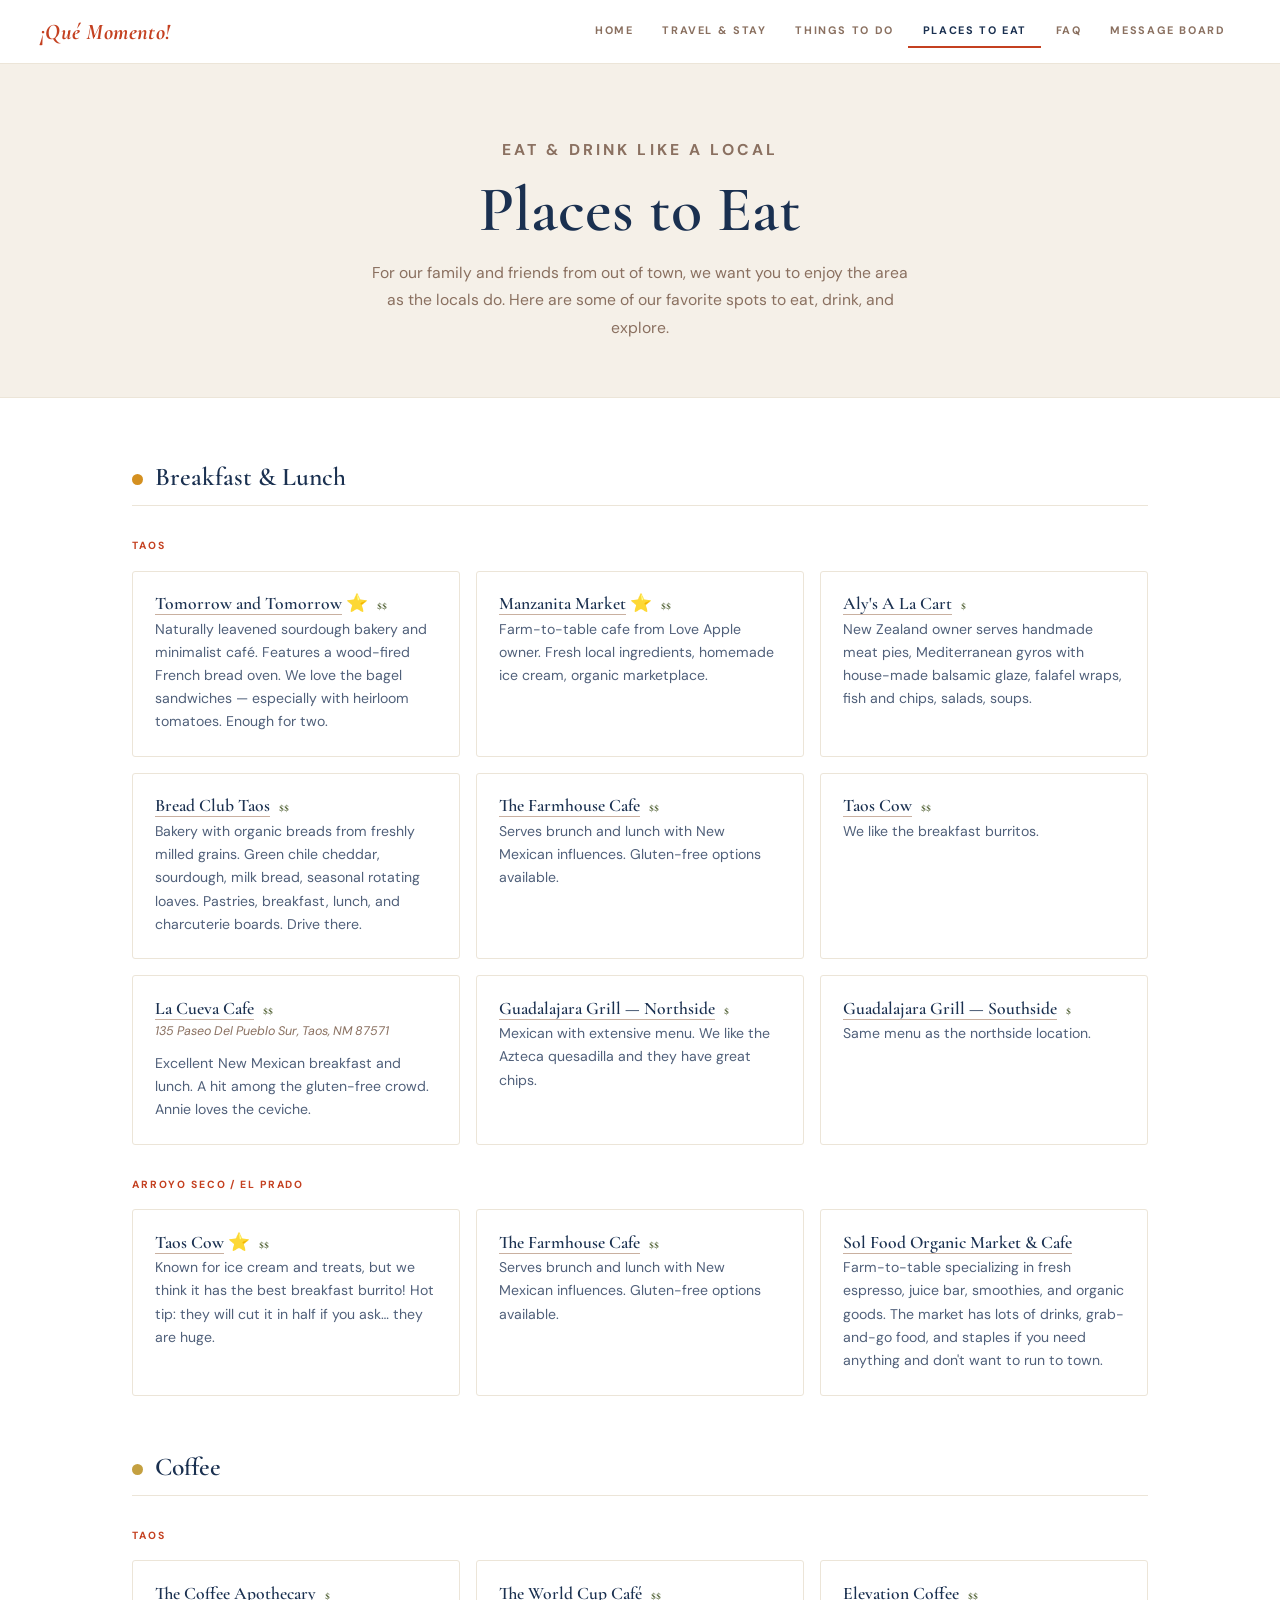
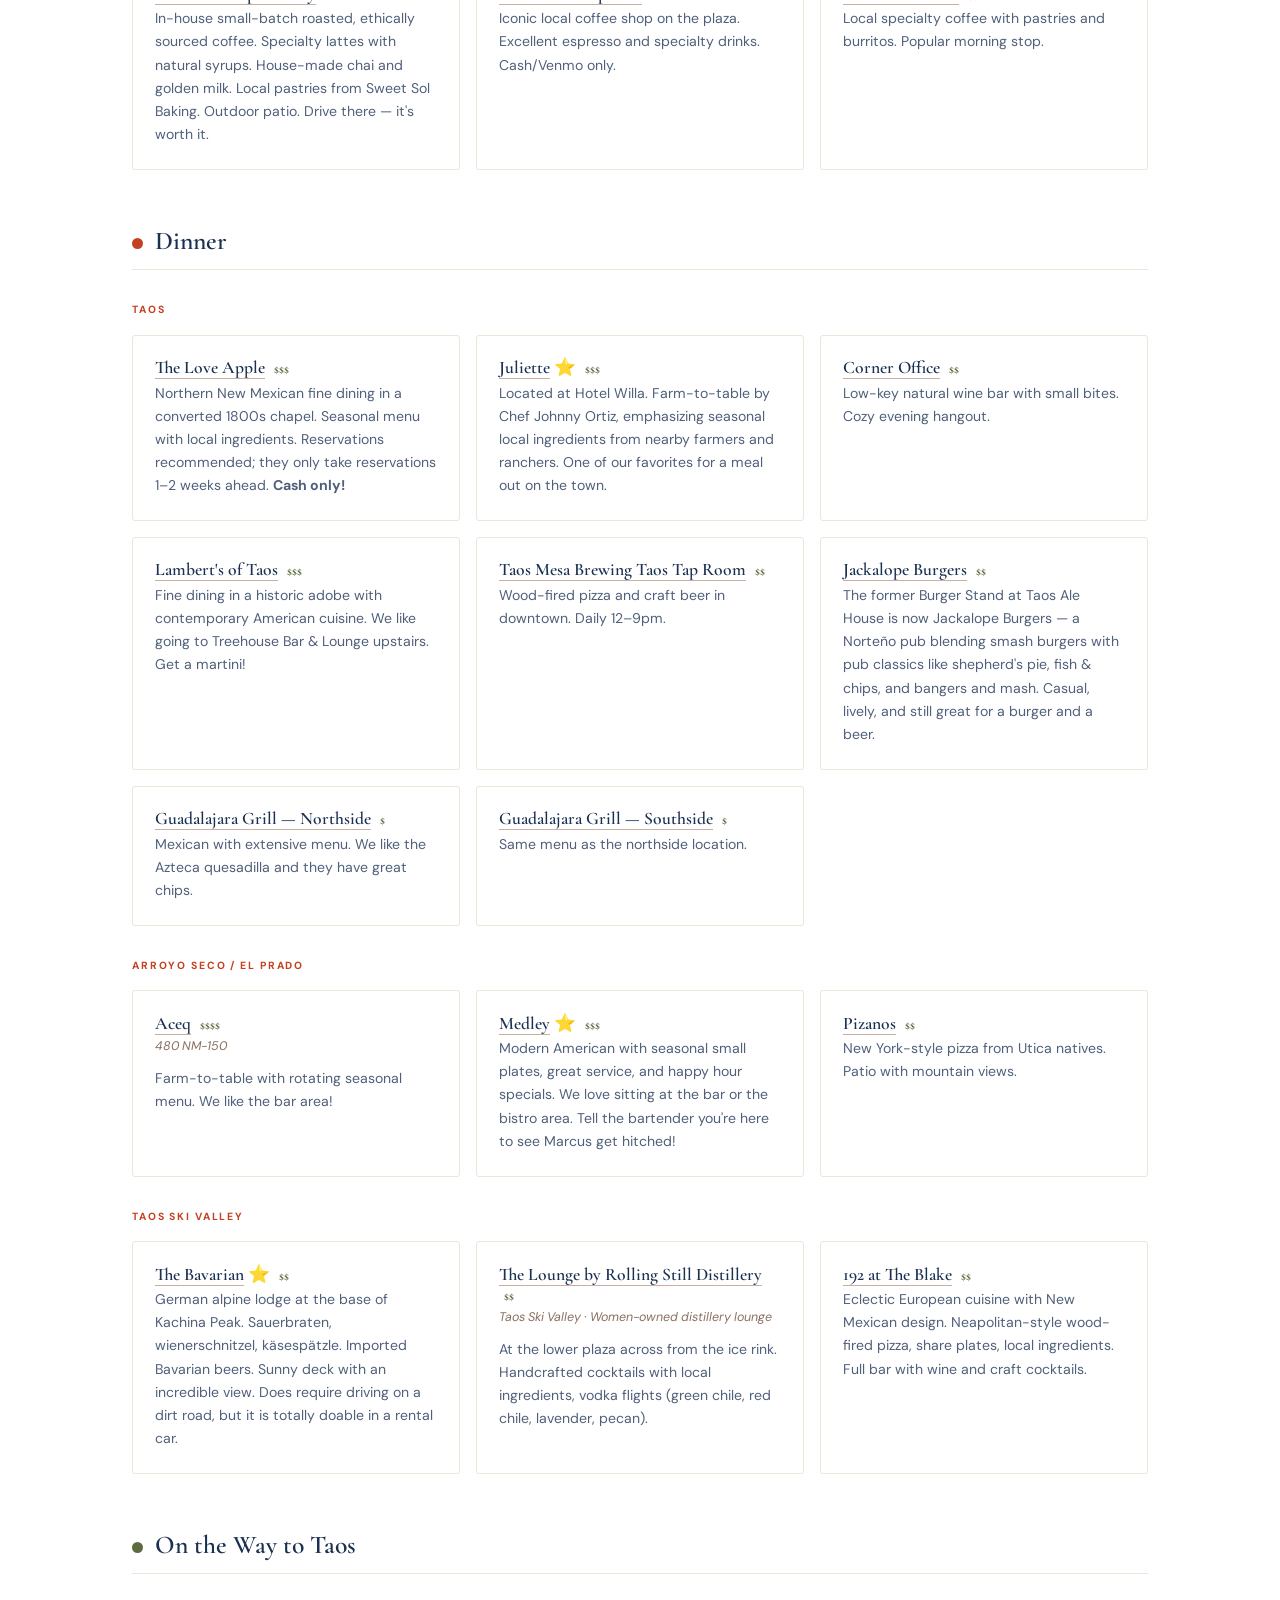
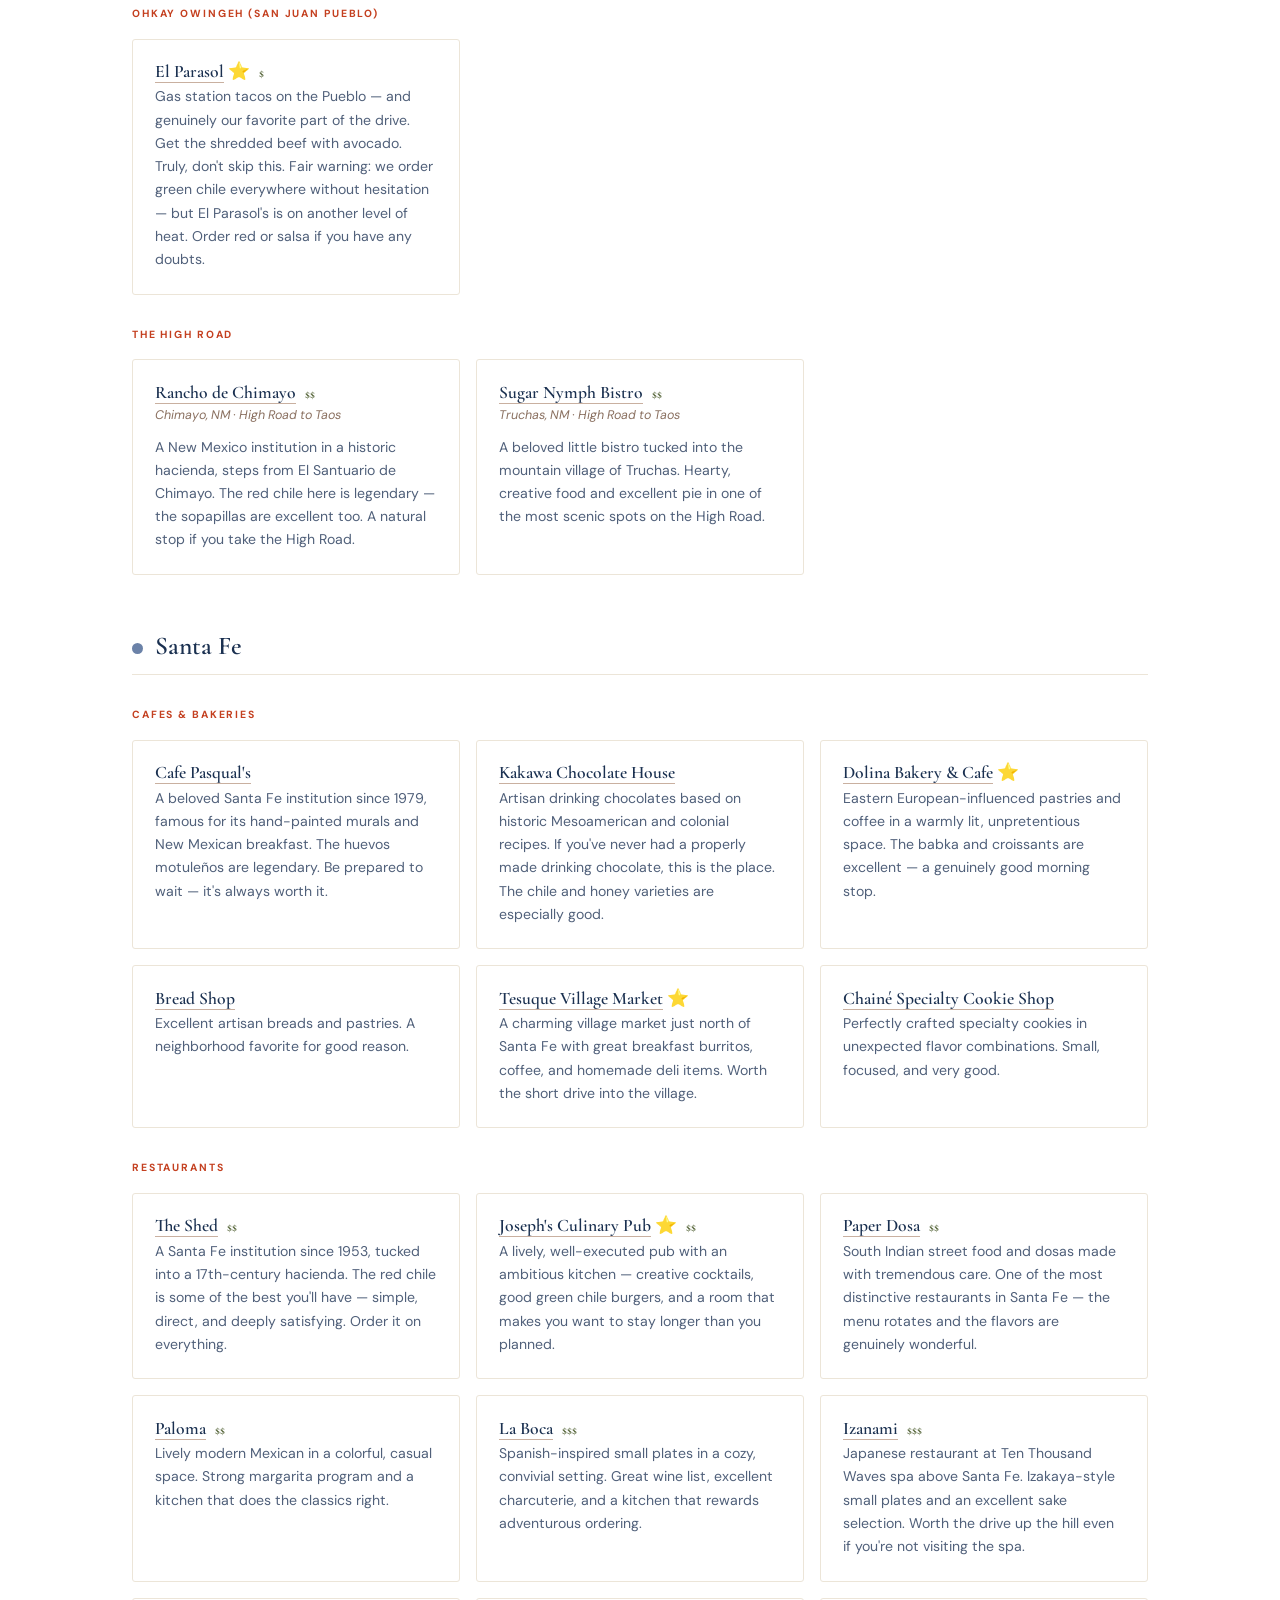
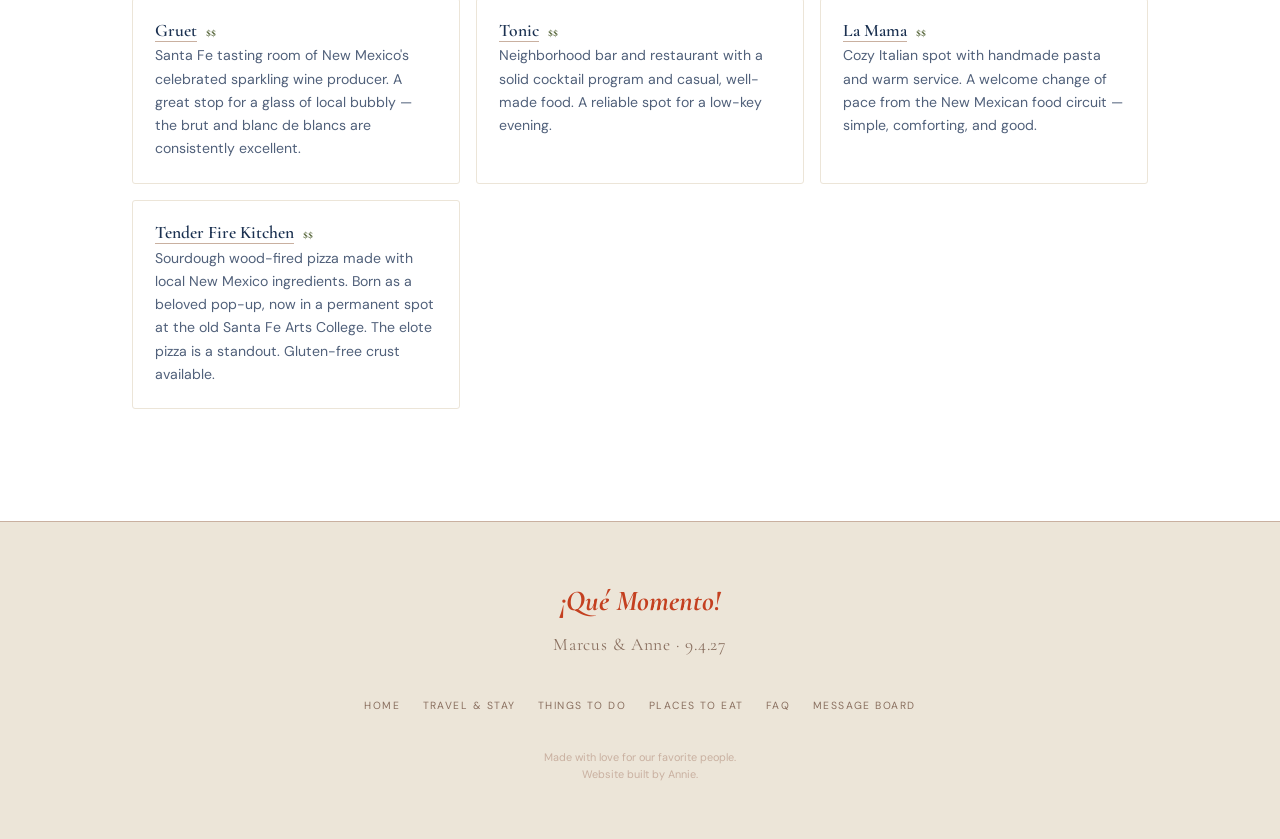
<file: eat.html>
<!DOCTYPE html>
<html lang="en">
<head>
  <meta charset="UTF-8" />
  <meta name="viewport" content="width=device-width, initial-scale=1.0" />
  <title>Places to Eat — Marcus &amp; Anne Wedding</title>
  <link rel="preconnect" href="https://fonts.googleapis.com" />
  <link rel="preconnect" href="https://fonts.gstatic.com" crossorigin />
  <link href="https://fonts.googleapis.com/css2?family=Cormorant+Garamond:ital,wght@0,300;0,400;0,600;0,700;1,300;1,400;1,600;1,700&family=DM+Sans:wght@400;600;700&display=swap" rel="stylesheet" />
  <meta property="og:type" content="website" />
  <meta property="og:title" content="¡Qué Momento! — Marcus &amp; Anne, 9.4.2027" />
  <meta property="og:description" content="Marcus &amp; Anne are getting married September 4, 2027 in Arroyo Seco, New Mexico." />
  <meta property="og:url" content="https://annielmetz-bot.github.io/Wedding-website/eat.html" />
  <meta property="og:image" content="https://annielmetz-bot.github.io/Wedding-website/images/share.jpg?v=2" />
  <meta property="og:image:width" content="1200" />
  <meta property="og:image:height" content="630" />
  <meta name="twitter:card" content="summary_large_image" />
  <link rel="icon" href="favicon.svg" type="image/svg+xml" />
  <link rel="apple-touch-icon" href="apple-touch-icon.png" />
  <link rel="stylesheet" href="styles.css" />
</head>
<body>

  <nav class="site-nav">
    <a href="index.html" class="nav-brand">¡Qué Momento!</a>
    <button class="nav-toggle" aria-label="Toggle menu" aria-expanded="false">
      <span></span><span></span><span></span>
    </button>
    <ul class="nav-links" id="navLinks">
      <li><a href="index.html">Home</a></li>
      <li><a href="travel.html">Travel &amp; Stay</a></li>
      <li><a href="todo.html">Things to Do</a></li>
      <li><a href="eat.html" class="active">Places to Eat</a></li>
      <li><a href="faq.html">FAQ</a></li>
      <li><a href="messages.html">Message Board</a></li>
    </ul>
  </nav>

  <div class="page-hero">
    <p class="eyebrow">Eat &amp; drink like a local</p>
    <h1>Places to Eat</h1>
    <p>For our family and friends from out of town, we want you to enjoy the area as the locals do. Here are some of our favorite spots to eat, drink, and explore.</p>
  </div>

  <main class="content-body">

    <!-- BREAKFAST & LUNCH: TAOS -->
    <div class="category-header">
      <span class="category-icon"><span class="dot dot-marigold"></span></span>
      <h2>Breakfast &amp; Lunch</h2>
    </div>

    <p class="subcategory">Taos</p>
    <div class="listings-grid">
      <div class="listing-card">
        <h3><a href="https://maps.google.com/?q=Tomorrow+and+Tomorrow+Taos+NM" target="_blank" rel="noopener">Tomorrow and Tomorrow</a> ⭐ <span class="price">$$</span></h3>
        <p>Naturally leavened sourdough bakery and minimalist café. Features a wood-fired French bread oven. We love the bagel sandwiches — especially with heirloom tomatoes. Enough for two.</p>
      </div>
      <div class="listing-card">
        <h3><a href="https://maps.google.com/?q=Manzanita+Market+Taos+NM" target="_blank" rel="noopener">Manzanita Market</a> ⭐ <span class="price">$$</span></h3>
        <p>Farm-to-table cafe from Love Apple owner. Fresh local ingredients, homemade ice cream, organic marketplace.</p>
      </div>
      <div class="listing-card">
        <h3><a href="https://maps.google.com/?q=Aly%27s+A+La+Cart+Taos+NM" target="_blank" rel="noopener">Aly's A La Cart</a> <span class="price">$</span></h3>
        <p>New Zealand owner serves handmade meat pies, Mediterranean gyros with house-made balsamic glaze, falafel wraps, fish and chips, salads, soups.</p>
      </div>
      <div class="listing-card">
        <h3><a href="https://maps.google.com/?q=Bread+Club+Taos+NM" target="_blank" rel="noopener">Bread Club Taos</a> <span class="price">$$</span></h3>
        <p>Bakery with organic breads from freshly milled grains. Green chile cheddar, sourdough, milk bread, seasonal rotating loaves. Pastries, breakfast, lunch, and charcuterie boards. Drive there.</p>
      </div>
      <div class="listing-card">
        <h3><a href="https://maps.google.com/?q=Farmhouse+Cafe+Taos+NM" target="_blank" rel="noopener">The Farmhouse Cafe</a> <span class="price">$$</span></h3>
        <p>Serves brunch and lunch with New Mexican influences. Gluten-free options available.</p>
      </div>
      <div class="listing-card">
        <h3><a href="https://maps.google.com/?q=Taos+Cow+Taos+NM" target="_blank" rel="noopener">Taos Cow</a> <span class="price">$$</span></h3>
        <p>We like the breakfast burritos.</p>
      </div>
      <div class="listing-card">
        <h3><a href="https://maps.google.com/?q=La+Cueva+Cafe+135+Paseo+Del+Pueblo+Sur+Taos+NM" target="_blank" rel="noopener">La Cueva Cafe</a> <span class="price">$$</span></h3>
        <div class="listing-sub">135 Paseo Del Pueblo Sur, Taos, NM 87571</div>
        <p>Excellent New Mexican breakfast and lunch. A hit among the gluten-free crowd. Annie loves the ceviche.</p>
      </div>
      <div class="listing-card">
        <h3><a href="https://maps.google.com/?q=Guadalajara+Grill+Northside+Taos+NM" target="_blank" rel="noopener">Guadalajara Grill — Northside</a> <span class="price">$</span></h3>
        <p>Mexican with extensive menu. We like the Azteca quesadilla and they have great chips.</p>
      </div>
      <div class="listing-card">
        <h3><a href="https://maps.google.com/?q=Guadalajara+Grill+Southside+Taos+NM" target="_blank" rel="noopener">Guadalajara Grill — Southside</a> <span class="price">$</span></h3>
        <p>Same menu as the northside location.</p>
      </div>
    </div>

    <p class="subcategory">Arroyo Seco / El Prado</p>
    <div class="listings-grid">
      <div class="listing-card">
        <h3><a href="https://maps.google.com/?q=Taos+Cow+Arroyo+Seco+NM" target="_blank" rel="noopener">Taos Cow</a> ⭐ <span class="price">$$</span></h3>
        <p>Known for ice cream and treats, but we think it has the best breakfast burrito! Hot tip: they will cut it in half if you ask… they are huge.</p>
      </div>
      <div class="listing-card">
        <h3><a href="https://maps.google.com/?q=Farmhouse+Cafe+Arroyo+Seco+NM" target="_blank" rel="noopener">The Farmhouse Cafe</a> <span class="price">$$</span></h3>
        <p>Serves brunch and lunch with New Mexican influences. Gluten-free options available.</p>
      </div>
      <div class="listing-card">
        <h3><a href="https://maps.google.com/?q=Sol+Food+Organic+Market+Arroyo+Seco+NM" target="_blank" rel="noopener">Sol Food Organic Market &amp; Cafe</a></h3>
        <p>Farm-to-table specializing in fresh espresso, juice bar, smoothies, and organic goods. The market has lots of drinks, grab-and-go food, and staples if you need anything and don't want to run to town.</p>
      </div>
    </div>

    <!-- COFFEE -->
    <div class="category-header">
      <span class="category-icon"><span class="dot dot-gold"></span></span>
      <h2>Coffee</h2>
    </div>

    <p class="subcategory">Taos</p>
    <div class="listings-grid">
      <div class="listing-card">
        <h3><a href="https://maps.google.com/?q=The+Coffee+Apothecary+Taos+NM" target="_blank" rel="noopener">The Coffee Apothecary</a> <span class="price">$</span></h3>
        <p>In-house small-batch roasted, ethically sourced coffee. Specialty lattes with natural syrups. House-made chai and golden milk. Local pastries from Sweet Sol Baking. Outdoor patio. Drive there — it's worth it.</p>
      </div>
      <div class="listing-card">
        <h3><a href="https://maps.google.com/?q=World+Cup+Cafe+Taos+NM" target="_blank" rel="noopener">The World Cup Café</a> <span class="price">$$</span></h3>
        <p>Iconic local coffee shop on the plaza. Excellent espresso and specialty drinks. Cash/Venmo only.</p>
      </div>
      <div class="listing-card">
        <h3><a href="https://maps.google.com/?q=Elevation+Coffee+Taos+NM" target="_blank" rel="noopener">Elevation Coffee</a> <span class="price">$$</span></h3>
        <p>Local specialty coffee with pastries and burritos. Popular morning stop.</p>
      </div>
    </div>

    <!-- DINNER -->
    <div class="category-header">
      <span class="category-icon"><span class="dot dot-terracotta"></span></span>
      <h2>Dinner</h2>
    </div>

    <p class="subcategory">Taos</p>
    <div class="listings-grid">
      <div class="listing-card">
        <h3><a href="https://maps.google.com/?q=The+Love+Apple+Taos+NM" target="_blank" rel="noopener">The Love Apple</a> <span class="price">$$$</span></h3>
        <p>Northern New Mexican fine dining in a converted 1800s chapel. Seasonal menu with local ingredients. Reservations recommended; they only take reservations 1&ndash;2 weeks ahead. <strong>Cash only!</strong></p>
      </div>
      <div class="listing-card">
        <h3><a href="https://maps.google.com/?q=Juliette+Hotel+Willa+Taos+NM" target="_blank" rel="noopener">Juliette</a> ⭐ <span class="price">$$$</span></h3>
        <p>Located at Hotel Willa. Farm-to-table by Chef Johnny Ortiz, emphasizing seasonal local ingredients from nearby farmers and ranchers. One of our favorites for a meal out on the town.</p>
      </div>
      <div class="listing-card">
        <h3><a href="https://maps.google.com/?q=Corner+Office+Taos+NM" target="_blank" rel="noopener">Corner Office</a> <span class="price">$$</span></h3>
        <p>Low-key natural wine bar with small bites. Cozy evening hangout.</p>
      </div>
      <div class="listing-card">
        <h3><a href="https://maps.google.com/?q=Lambert%27s+of+Taos+NM" target="_blank" rel="noopener">Lambert's of Taos</a> <span class="price">$$$</span></h3>
        <p>Fine dining in a historic adobe with contemporary American cuisine. We like going to Treehouse Bar &amp; Lounge upstairs. Get a martini!</p>
      </div>
      <div class="listing-card">
        <h3><a href="https://maps.google.com/?q=Taos+Mesa+Brewing+Taos+Tap+Room+NM" target="_blank" rel="noopener">Taos Mesa Brewing Taos Tap Room</a> <span class="price">$$</span></h3>
        <p>Wood-fired pizza and craft beer in downtown. Daily 12–9pm.</p>
      </div>
      <div class="listing-card">
        <h3><a href="https://maps.google.com/?q=Jackalope+Burgers+Taos+NM" target="_blank" rel="noopener">Jackalope Burgers</a> <span class="price">$$</span></h3>
        <p>The former Burger Stand at Taos Ale House is now Jackalope Burgers — a Norteño pub blending smash burgers with pub classics like shepherd's pie, fish &amp; chips, and bangers and mash. Casual, lively, and still great for a burger and a beer.</p>
      </div>
      <div class="listing-card">
        <h3><a href="https://maps.google.com/?q=Guadalajara+Grill+Northside+Taos+NM" target="_blank" rel="noopener">Guadalajara Grill — Northside</a> <span class="price">$</span></h3>
        <p>Mexican with extensive menu. We like the Azteca quesadilla and they have great chips.</p>
      </div>
      <div class="listing-card">
        <h3><a href="https://maps.google.com/?q=Guadalajara+Grill+Southside+Taos+NM" target="_blank" rel="noopener">Guadalajara Grill — Southside</a> <span class="price">$</span></h3>
        <p>Same menu as the northside location.</p>
      </div>
    </div>

    <p class="subcategory">Arroyo Seco / El Prado</p>
    <div class="listings-grid">
      <div class="listing-card">
        <h3><a href="https://maps.google.com/?q=Aceq+Restaurant+Arroyo+Seco+NM" target="_blank" rel="noopener">Aceq</a> <span class="price">$$$$</span></h3>
        <div class="listing-sub">480 NM-150</div>
        <p>Farm-to-table with rotating seasonal menu. We like the bar area!</p>
      </div>
      <div class="listing-card">
        <h3><a href="https://maps.google.com/?q=Medley+Restaurant+Arroyo+Seco+NM" target="_blank" rel="noopener">Medley</a> ⭐ <span class="price">$$$</span></h3>
        <p>Modern American with seasonal small plates, great service, and happy hour specials. We love sitting at the bar or the bistro area. Tell the bartender you're here to see Marcus get hitched!</p>
      </div>
      <div class="listing-card">
        <h3><a href="https://maps.google.com/?q=Pizanos+Arroyo+Seco+NM" target="_blank" rel="noopener">Pizanos</a> <span class="price">$$</span></h3>
        <p>New York-style pizza from Utica natives. Patio with mountain views.</p>
      </div>
    </div>

    <p class="subcategory">Taos Ski Valley</p>
    <div class="listings-grid">
      <div class="listing-card">
        <h3><a href="https://maps.google.com/?q=The+Bavarian+Taos+Ski+Valley+NM" target="_blank" rel="noopener">The Bavarian</a> ⭐ <span class="price">$$</span></h3>
        <p>German alpine lodge at the base of Kachina Peak. Sauerbraten, wienerschnitzel, käsespätzle. Imported Bavarian beers. Sunny deck with an incredible view. Does require driving on a dirt road, but it is totally doable in a rental car.</p>
      </div>
      <div class="listing-card">
        <h3><a href="https://maps.google.com/?q=Rolling+Still+Distillery+Taos+Ski+Valley+NM" target="_blank" rel="noopener">The Lounge by Rolling Still Distillery</a> <span class="price">$$</span></h3>
        <div class="listing-sub">Taos Ski Valley · Women-owned distillery lounge</div>
        <p>At the lower plaza across from the ice rink. Handcrafted cocktails with local ingredients, vodka flights (green chile, red chile, lavender, pecan).</p>
      </div>
      <div class="listing-card">
        <h3><a href="https://maps.google.com/?q=192+at+The+Blake+Taos+Ski+Valley+NM" target="_blank" rel="noopener">192 at The Blake</a> <span class="price">$$</span></h3>
        <p>Eclectic European cuisine with New Mexican design. Neapolitan-style wood-fired pizza, share plates, local ingredients. Full bar with wine and craft cocktails.</p>
      </div>
    </div>


    <!-- ON THE WAY TO TAOS -->
    <div class="category-header">
      <span class="category-icon"><span class="dot dot-sage"></span></span>
      <h2>On the Way to Taos</h2>
    </div>

    <p class="subcategory">Ohkay Owingeh (San Juan Pueblo)</p>
    <div class="listings-grid">
      <div class="listing-card">
        <h3><a href="https://maps.google.com/?q=El+Parasol+Ohkay+Owingeh+NM" target="_blank" rel="noopener">El Parasol</a> ⭐ <span class="price">$</span></h3>
        <p>Gas station tacos on the Pueblo — and genuinely our favorite part of the drive. Get the shredded beef with avocado. Truly, don't skip this. Fair warning: we order green chile everywhere without hesitation — but El Parasol's is on another level of heat. Order red or salsa if you have any doubts.</p>
      </div>
    </div>

    <p class="subcategory">The High Road</p>
    <div class="listings-grid">
      <div class="listing-card">
        <h3><a href="https://maps.google.com/?q=Rancho+de+Chimayo+NM" target="_blank" rel="noopener">Rancho de Chimayo</a> <span class="price">$$</span></h3>
        <div class="listing-sub">Chimayo, NM · High Road to Taos</div>
        <p>A New Mexico institution in a historic hacienda, steps from El Santuario de Chimayo. The red chile here is legendary — the sopapillas are excellent too. A natural stop if you take the High Road.</p>
      </div>
      <div class="listing-card">
        <h3><a href="https://maps.google.com/?q=Sugar+Nymph+Bistro+Truchas+NM" target="_blank" rel="noopener">Sugar Nymph Bistro</a> <span class="price">$$</span></h3>
        <div class="listing-sub">Truchas, NM · High Road to Taos</div>
        <p>A beloved little bistro tucked into the mountain village of Truchas. Hearty, creative food and excellent pie in one of the most scenic spots on the High Road.</p>
      </div>
    </div>

    <!-- SANTA FE -->
    <div class="category-header">
      <span class="category-icon"><span class="dot dot-blue"></span></span>
      <h2>Santa Fe</h2>
    </div>

    <p class="subcategory">Cafes &amp; Bakeries</p>
    <div class="listings-grid">
      <div class="listing-card">
        <h3><a href="https://maps.google.com/?q=Cafe+Pasqual%27s+Santa+Fe+NM" target="_blank" rel="noopener">Cafe Pasqual's</a></h3>
        <p>A beloved Santa Fe institution since 1979, famous for its hand-painted murals and New Mexican breakfast. The huevos motuleños are legendary. Be prepared to wait — it's always worth it.</p>
      </div>
      <div class="listing-card">
        <h3><a href="https://maps.google.com/?q=Kakawa+Chocolate+House+Santa+Fe+NM" target="_blank" rel="noopener">Kakawa Chocolate House</a></h3>
        <p>Artisan drinking chocolates based on historic Mesoamerican and colonial recipes. If you've never had a properly made drinking chocolate, this is the place. The chile and honey varieties are especially good.</p>
      </div>
      <div class="listing-card">
        <h3><a href="https://maps.google.com/?q=Dolina+Bakery+Cafe+Santa+Fe+NM" target="_blank" rel="noopener">Dolina Bakery &amp; Cafe</a> ⭐</h3>
        <p>Eastern European-influenced pastries and coffee in a warmly lit, unpretentious space. The babka and croissants are excellent — a genuinely good morning stop.</p>
      </div>
      <div class="listing-card">
        <h3><a href="https://maps.google.com/?q=Bread+Shop+Santa+Fe+NM" target="_blank" rel="noopener">Bread Shop</a></h3>
        <p>Excellent artisan breads and pastries. A neighborhood favorite for good reason.</p>
      </div>
      <div class="listing-card">
        <h3><a href="https://maps.google.com/?q=Tesuque+Village+Market+NM" target="_blank" rel="noopener">Tesuque Village Market</a> ⭐</h3>
        <p>A charming village market just north of Santa Fe with great breakfast burritos, coffee, and homemade deli items. Worth the short drive into the village.</p>
      </div>
      <div class="listing-card">
        <h3><a href="https://maps.google.com/?q=Chaine+Specialty+Cookie+Shop+Santa+Fe+NM" target="_blank" rel="noopener">Chainé Specialty Cookie Shop</a></h3>
        <p>Perfectly crafted specialty cookies in unexpected flavor combinations. Small, focused, and very good.</p>
      </div>
    </div>

    <p class="subcategory">Restaurants</p>
    <div class="listings-grid">
      <div class="listing-card">
        <h3><a href="https://maps.google.com/?q=The+Shed+Restaurant+Santa+Fe+NM" target="_blank" rel="noopener">The Shed</a> <span class="price">$$</span></h3>
        <p>A Santa Fe institution since 1953, tucked into a 17th-century hacienda. The red chile is some of the best you'll have — simple, direct, and deeply satisfying. Order it on everything.</p>
      </div>
      <div class="listing-card">
        <h3><a href="https://maps.google.com/?q=Joseph%27s+Culinary+Pub+Santa+Fe+NM" target="_blank" rel="noopener">Joseph's Culinary Pub</a> ⭐ <span class="price">$$</span></h3>
        <p>A lively, well-executed pub with an ambitious kitchen — creative cocktails, good green chile burgers, and a room that makes you want to stay longer than you planned.</p>
      </div>
      <div class="listing-card">
        <h3><a href="https://maps.google.com/?q=Paper+Dosa+Santa+Fe+NM" target="_blank" rel="noopener">Paper Dosa</a> <span class="price">$$</span></h3>
        <p>South Indian street food and dosas made with tremendous care. One of the most distinctive restaurants in Santa Fe — the menu rotates and the flavors are genuinely wonderful.</p>
      </div>
      <div class="listing-card">
        <h3><a href="https://maps.google.com/?q=Paloma+Restaurant+Santa+Fe+NM" target="_blank" rel="noopener">Paloma</a> <span class="price">$$</span></h3>
        <p>Lively modern Mexican in a colorful, casual space. Strong margarita program and a kitchen that does the classics right.</p>
      </div>
      <div class="listing-card">
        <h3><a href="https://maps.google.com/?q=La+Boca+Restaurant+Santa+Fe+NM" target="_blank" rel="noopener">La Boca</a> <span class="price">$$$</span></h3>
        <p>Spanish-inspired small plates in a cozy, convivial setting. Great wine list, excellent charcuterie, and a kitchen that rewards adventurous ordering.</p>
      </div>
      <div class="listing-card">
        <h3><a href="https://maps.google.com/?q=Izanami+Restaurant+Ten+Thousand+Waves+Santa+Fe+NM" target="_blank" rel="noopener">Izanami</a> <span class="price">$$$</span></h3>
        <p>Japanese restaurant at Ten Thousand Waves spa above Santa Fe. Izakaya-style small plates and an excellent sake selection. Worth the drive up the hill even if you're not visiting the spa.</p>
      </div>
      <div class="listing-card">
        <h3><a href="https://maps.google.com/?q=Gruet+Winery+Santa+Fe+NM" target="_blank" rel="noopener">Gruet</a> <span class="price">$$</span></h3>
        <p>Santa Fe tasting room of New Mexico's celebrated sparkling wine producer. A great stop for a glass of local bubbly — the brut and blanc de blancs are consistently excellent.</p>
      </div>
      <div class="listing-card">
        <h3><a href="https://maps.google.com/?q=Tonic+Restaurant+Santa+Fe+NM" target="_blank" rel="noopener">Tonic</a> <span class="price">$$</span></h3>
        <p>Neighborhood bar and restaurant with a solid cocktail program and casual, well-made food. A reliable spot for a low-key evening.</p>
      </div>
      <div class="listing-card">
        <h3><a href="https://maps.google.com/?q=La+Mama+Restaurant+Santa+Fe+NM" target="_blank" rel="noopener">La Mama</a> <span class="price">$$</span></h3>
        <p>Cozy Italian spot with handmade pasta and warm service. A welcome change of pace from the New Mexican food circuit — simple, comforting, and good.</p>
      </div>
      <div class="listing-card">
        <h3><a href="https://www.tenderfirekitchen.com/" target="_blank" rel="noopener">Tender Fire Kitchen</a> <span class="price">$$</span></h3>
        <p>Sourdough wood-fired pizza made with local New Mexico ingredients. Born as a beloved pop-up, now in a permanent spot at the old Santa Fe Arts College. The elote pizza is a standout. Gluten-free crust available.</p>
      </div>
    </div>

  </main>

  <footer class="site-footer">
    <div class="footer-brand">¡Qué Momento!</div>
    <div class="footer-names">Marcus &amp; Anne · 9.4.27</div>
    <ul class="footer-links">
      <li><a href="index.html">Home</a></li>
      <li><a href="travel.html">Travel &amp; Stay</a></li>
      <li><a href="todo.html">Things to Do</a></li>
      <li><a href="eat.html">Places to Eat</a></li>
      <li><a href="faq.html">FAQ</a></li>
      <li><a href="messages.html">Message Board</a></li>
    </ul>
    <p class="footer-copy">Made with love for our favorite people.</p>
    <p class="footer-copy">Website built by Annie.</p>
  </footer>

  <script src="script.js"></script>
</body>
</html>
</file>
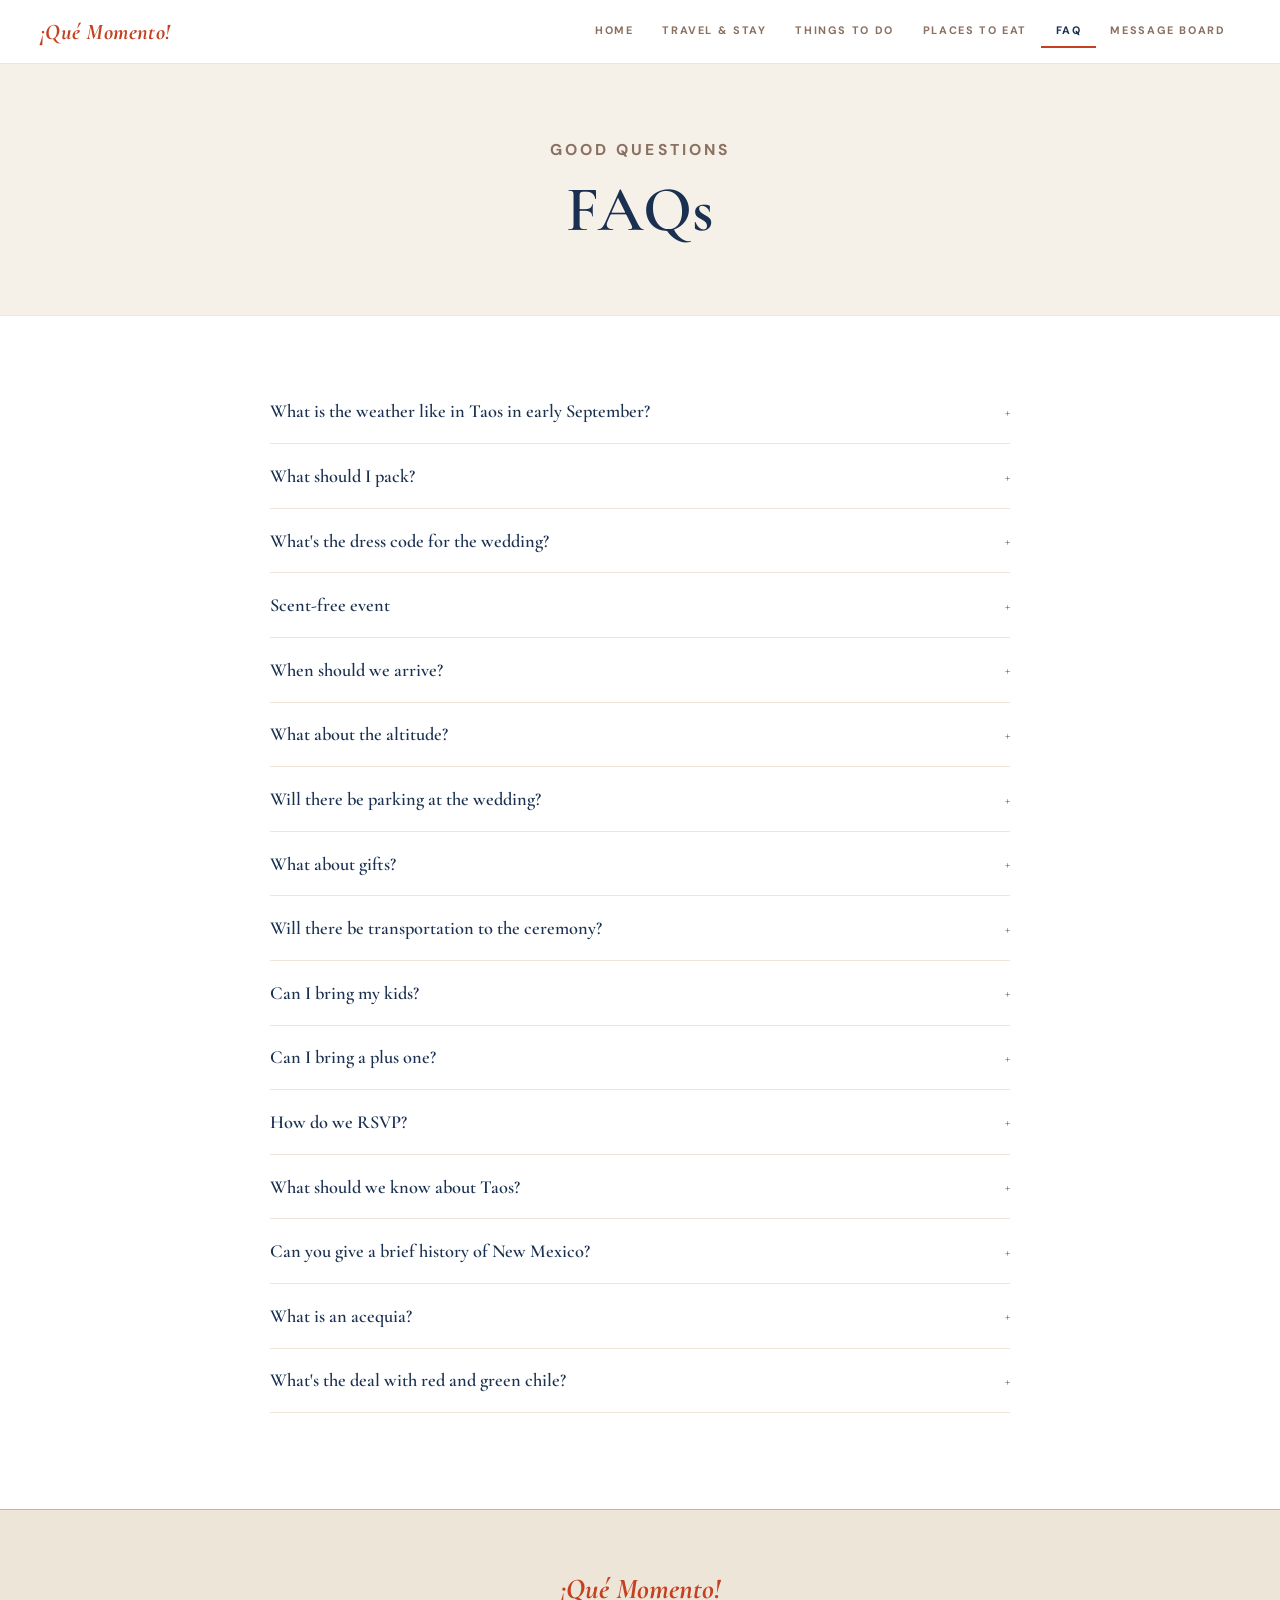
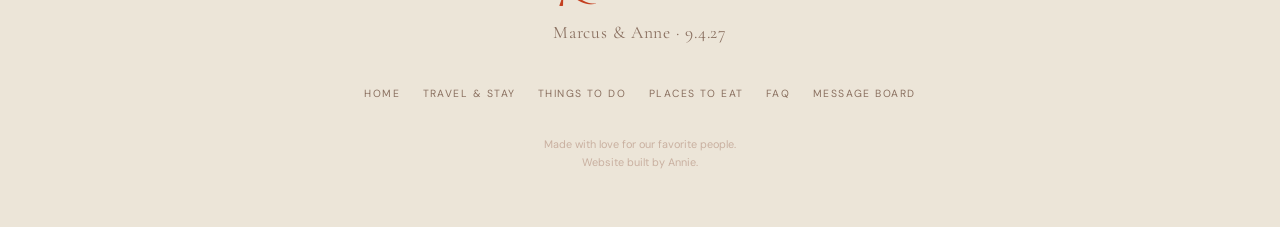
<file: faq.html>
<!DOCTYPE html>
<html lang="en">
<head>
  <meta charset="UTF-8" />
  <meta name="viewport" content="width=device-width, initial-scale=1.0" />
  <title>FAQ — Marcus &amp; Anne Wedding</title>
  <link rel="preconnect" href="https://fonts.googleapis.com" />
  <link rel="preconnect" href="https://fonts.gstatic.com" crossorigin />
  <link href="https://fonts.googleapis.com/css2?family=Cormorant+Garamond:ital,wght@0,300;0,400;0,600;0,700;1,300;1,400;1,600;1,700&family=DM+Sans:wght@400;600;700&display=swap" rel="stylesheet" />
  <meta property="og:type" content="website" />
  <meta property="og:title" content="¡Qué Momento! — Marcus &amp; Anne, 9.4.2027" />
  <meta property="og:description" content="Marcus &amp; Anne are getting married September 4, 2027 in Arroyo Seco, New Mexico." />
  <meta property="og:url" content="https://annielmetz-bot.github.io/Wedding-website/faq.html" />
  <meta property="og:image" content="https://annielmetz-bot.github.io/Wedding-website/images/share.jpg?v=2" />
  <meta property="og:image:width" content="1200" />
  <meta property="og:image:height" content="630" />
  <meta name="twitter:card" content="summary_large_image" />
  <link rel="icon" href="favicon.svg" type="image/svg+xml" />
  <link rel="apple-touch-icon" href="apple-touch-icon.png" />
  <link rel="stylesheet" href="styles.css" />
</head>
<body>

  <nav class="site-nav">
    <a href="index.html" class="nav-brand">¡Qué Momento!</a>
    <button class="nav-toggle" aria-label="Toggle menu" aria-expanded="false">
      <span></span><span></span><span></span>
    </button>
    <ul class="nav-links" id="navLinks">
      <li><a href="index.html">Home</a></li>
      <li><a href="travel.html">Travel &amp; Stay</a></li>
      <li><a href="todo.html">Things to Do</a></li>
      <li><a href="eat.html">Places to Eat</a></li>
      <li><a href="faq.html" class="active">FAQ</a></li>
      <li><a href="messages.html">Message Board</a></li>
    </ul>
  </nav>

  <div class="page-hero">
    <p class="eyebrow">Good questions</p>
    <h1>FAQs</h1>
  </div>

  <main class="content-body">
    <div class="faq-list" id="faqList">

      <div class="faq-item">
        <button class="faq-question" aria-expanded="false">
          What is the weather like in Taos in early September?
          <span class="faq-icon">+</span>
        </button>
        <div class="faq-answer">
          <div class="faq-answer-inner">
            <p>In a word: GORGEOUS. Clear blue skies, warm sunny days, and cool, crisp nights. Because we are at high elevation, the temperature can shift up to 30 degrees between daytime and night. So, be sure to pack layers and bring something warm.</p>
            <p>We sometimes get afternoon thunderstorms as part of the monsoon season, so a raincoat can be helpful if you're doing something outside. They are typically short-lived!</p>
          </div>
        </div>
      </div>

      <div class="faq-item">
        <button class="faq-question" aria-expanded="false">
          What should I pack?
          <span class="faq-icon">+</span>
        </button>
        <div class="faq-answer">
          <div class="faq-answer-inner">
            <p>Bring a hat. Or buy a hat here — it's something that we do rather well in NM. Some of the hotels have swimming pools and some don't — the Historic Taos Inn, for instance, does not — so check with yours before you count on a swim. A bathing suit is still worth packing: there's the Rio Grande, and Ojo Caliente's mineral pools are a wonderful afternoon.</p>
            <p>Taos is a very casual town, and you can wear pretty much anything to any place. If you plan on doing any hiking, usually sneakers with a good tread or trail runners will work.</p>
            <p>The air here is <em>very</em> dry — drier than most visitors expect. Bring lip balm and a thicker moisturizer than you'd normally pack, and drink more water than feels necessary. Most hotels and Airbnbs have humidifiers, and running one overnight helps a great deal.</p>
            <p>Bring something warm for the evenings, too. Even in early September the temperature drops quickly once the sun goes down.</p>
          </div>
        </div>
      </div>

      <div class="faq-item">
        <button class="faq-question" aria-expanded="false">
          What's the dress code for the wedding?
          <span class="faq-icon">+</span>
        </button>
        <div class="faq-answer">
          <div class="faq-answer-inner">
            <p>Think garden party: sundresses, linen, a light suit, or a good shirt with the sleeves rolled. Jackets and ties are entirely optional. Color looks wonderful against the mountains, and lighter fabrics will treat you better in the afternoon sun. Beyond that, wear what makes you happy — we mean it.</p>
            <p>The one thing we'd steer you on is shoes. The event is outside and we'll be walking through a cut hay field, so closed-toed shoes, boots, or clogs will be far more comfortable. Best to leave the high heels at home — a stiletto and a hay field are not friends. Expect plenty of Western hats and boots out in force — if you own a good pair, this is their weekend.</p>
            <p>We'd also suggest a hat: there is shade everywhere except in front of the chapel, where we will have the ceremony. The sun here is very intense, so even if the temperature is moderate, you can heat up quickly in dark colors. And if you hate hats, or the one you packed for hiking doesn't quite go with your wedding outfit, we'll have parasols on hand. The temperature drops in the evening, so you may want to bring a layer along — unless of course you're on the dance floor!</p>
          </div>
        </div>
      </div>


      <div class="faq-item">
        <button class="faq-question" aria-expanded="false">
          Scent-free event
          <span class="faq-icon">+</span>
        </button>
        <div class="faq-answer">
          <div class="faq-answer-inner">
            <p>We want to hug you without smelling like you.</p>
            <p>We would prefer no perfume, cologne, or other scented products on Saturday, September 4. That includes body spray, lotion, body oils, and scented laundry products.</p>
          </div>
        </div>
      </div>

      <div class="faq-item">
        <button class="faq-question" aria-expanded="false">
          When should we arrive?
          <span class="faq-icon">+</span>
        </button>
        <div class="faq-answer">
          <div class="faq-answer-inner">
            <p>If you are coming in from out of town, we recommend arriving by Friday afternoon. However, if you want to make a trip out of it, New Mexico has a TON of <a href="todo.html">great stuff to see</a>. If your schedule allows, please feel free to come early. We will likely have some adventures planned during the week.</p>
          </div>
        </div>
      </div>

      <div class="faq-item">
        <button class="faq-question" aria-expanded="false">
          What about the altitude?
          <span class="faq-icon">+</span>
        </button>
        <div class="faq-answer">
          <div class="faq-answer-inner">
            <p>Taos and Arroyo Seco vary in elevation somewhere between 7,000 and 8,000 feet. The ski valley is at about 9,000 ft. The air is thin, and the sun is very intense — you're more than a mile closer to the sun.</p>
            <p>Be sure to drink a lot of water, wear a hat, and sunscreen if you're going to be outside. Alcohol can also be tricky, so take it easy until you acclimate. Shortness of breath and headaches can certainly happen to anyone, regardless of age or fitness.</p>
          </div>
        </div>
      </div>

      <div class="faq-item">
        <button class="faq-question" aria-expanded="false">
          Will there be parking at the wedding?
          <span class="faq-icon">+</span>
        </button>
        <div class="faq-answer">
          <div class="faq-answer-inner">
            <p>Yes. There will be parking marked when you drive through the gate. For people staying in town at the hotels, we are hoping to arrange a shuttle to the venue.</p>
          </div>
        </div>
      </div>

      <div class="faq-item">
        <button class="faq-question" aria-expanded="false">
          What about gifts?
          <span class="faq-icon">+</span>
        </button>
        <div class="faq-answer">
          <div class="faq-answer-inner">
            <p>No gifts, please! Northern New Mexico is a difficult (and costly!) place to get to, and your presence is really all we want if you can be there. We would love a card with a fond memory or well-wishes for us, and we'll have a box for them at the wedding. If you feel compelled to do something, a donation to one of these charities would be greatly appreciated:</p>
            <ul>
              <li><strong>Metz-Tiderman Fund for Veterans</strong> — Donations to the Metz-Tiderman Fund for Veterans can be made to the Community Foundation by check (P.O. Box 815, Staunton, VA 24402) or <a href="https://cfcbr.org" target="_blank" rel="noopener">online donation (cfcbr.org)</a>.</li>
              <li><strong><a href="https://www.espanolahumane.org/donate/" target="_blank" rel="noopener">Española Humane</a></strong> — Northern New Mexico's largest animal shelter, and the only one in the region offering free spay/neuter surgeries and vaccines to every resident who needs them. Donations go straight to caring for animals who need homes. Mailing address: Española Humane · 108 Hamm Parkway · Española, NM 87532 · +1 505 753 8662.</li>
            </ul>
          </div>
        </div>
      </div>

      <div class="faq-item">
        <button class="faq-question" aria-expanded="false">
          Will there be transportation to the ceremony?
          <span class="faq-icon">+</span>
        </button>
        <div class="faq-answer">
          <div class="faq-answer-inner">
            <p>We are hoping to arrange a shuttle from hotels in town to the venue. Information TBD — we will update you as we find out more.</p>
          </div>
        </div>
      </div>

      <div class="faq-item">
        <button class="faq-question" aria-expanded="false">
          Can I bring my kids?
          <span class="faq-icon">+</span>
        </button>
        <div class="faq-answer">
          <div class="faq-answer-inner">
            <p>We love your kids! Unfortunately, we won't be able to include children at the ceremony and reception. We hope you can still make it, and we completely understand if this makes attending difficult — we'll certainly have another opportunity to celebrate together in Virginia.</p>
            <p>If you'd like to bring them to New Mexico, we will have a list of trusted local babysitters available for during the ceremony and reception on Saturday. If you're staying at The Blake in Taos Ski Valley, the hotel has babysitters who will come to the hotel.</p>
          </div>
        </div>
      </div>

      <div class="faq-item">
        <button class="faq-question" aria-expanded="false">
          Can I bring a plus one?
          <span class="faq-icon">+</span>
        </button>
        <div class="faq-answer">
          <div class="faq-answer-inner">
            <p>Whether plus ones are invited will be indicated on your invitation. If your invitation includes "plus one" please bring them.</p>
          </div>
        </div>
      </div>

      <div class="faq-item">
        <button class="faq-question" aria-expanded="false">
          How do we RSVP?
          <span class="faq-icon">+</span>
        </button>
        <div class="faq-answer">
          <div class="faq-answer-inner">
            <p>We will be using Paperless Post for invitations and RSVPs. If you haven't seen your invitation, please check your spam folder. We ask that all RSVPs be completed by <strong>May 1</strong>.</p>
          </div>
        </div>
      </div>

      <div class="faq-item">
        <button class="faq-question" aria-expanded="false">
          What should we know about Taos?
          <span class="faq-icon">+</span>
        </button>
        <div class="faq-answer">
          <div class="faq-answer-inner">
            <p>This is the ancestral land of the Tiwa people, whose presence continues to shape the spirit of the place. And while visitors come for different reasons—some for the high-desert quiet, others for the gallery-hopping or white-water rafting or world-class skiing—what tends to stay with you is harder to pin down. The pace is slower. The air feels clearer. The magic is real.</p>
          </div>
        </div>
      </div>

      <div class="faq-item">
        <button class="faq-question" aria-expanded="false">
          Can you give a brief history of New Mexico?
          <span class="faq-icon">+</span>
        </button>
        <div class="faq-answer">
          <div class="faq-answer-inner">
            <p>New Mexico became the 47th state in 1912, but its human history stretches back thousands of years. Unlike much of the American West, where Indigenous peoples were forcibly relocated to distant reservations during Manifest Destiny, many of New Mexico's Pueblo, Apache, and Navajo nations remain on their ancestral lands. The reservations and pueblos are smaller than the territories these communities once occupied, but the connection to place is unbroken. The Pueblo peoples in particular have lived along the Rio Grande and its tributaries for centuries, and their communities predate European contact by well over a thousand years.</p>
            <p>New Mexico was a Spanish colony, then part of Mexico, and then a U.S. territory — each transition layering new cultures onto those already here. Today, New Mexico is a majority-minority state. Roughly half the population is Hispanic or Latino, about 10% is Native American, and no single racial or ethnic group holds a demographic majority. This isn't a recent development — it reflects the state's deep, layered history. You can feel it in the architecture, the food, the art, and the way people relate to the land.</p>
          </div>
        </div>
      </div>

      <div class="faq-item">
        <button class="faq-question" aria-expanded="false">
          What is an acequia?
          <span class="faq-icon">+</span>
        </button>
        <div class="faq-answer">
          <div class="faq-answer-inner">
            <p>Long before modern irrigation infrastructure, communities in New Mexico built acequias — gravity-fed irrigation ditches that channel water from rivers and streams to farms, orchards, and households. The word itself has Moorish roots: it comes from the Arabic <em>al-saqiyah</em>, meaning "the water carrier," brought to Spain during the centuries of Islamic rule and carried across the Atlantic to the New World. The system was brought by Spanish settlers in the 1600s, though it draws on both Spanish and Pueblo water management traditions. Acequias are governed communally: members share responsibility for maintenance, and water is distributed according to need and tradition rather than market logic. The person who oversees an acequia is called the mayordomo — a role explored in Stanley Crawford's memoir <em>Mayordomo</em>, which chronicles a season of ditch management in a small northern New Mexico community. The acequia tradition also features prominently in John Nichols' novel <em>The Milagro Beanfield War</em>, later adapted into a film directed by Robert Redford, in which a small-town water dispute becomes a larger fight over land, culture, and community survival. An acequia runs through Rancho Diego, connecting the property to a water-sharing tradition that has sustained life in this high desert for over four hundred years.</p>
          </div>
        </div>
      </div>

      <div class="faq-item">
        <button class="faq-question" aria-expanded="false">
          What's the deal with red and green chile?
          <span class="faq-icon">+</span>
        </button>
        <div class="faq-answer">
          <div class="faq-answer-inner">
            <p>In New Mexico, the question isn't ketchup or mustard — it's "red or green?" Every restaurant will ask, and the answer matters. Red chile is made from mature, dried peppers and tends toward an earthy, sometimes smoky depth. Green chile is roasted fresh, with a brighter, more immediate heat. If you can't decide, you order "Christmas" — half red, half green.</p>
            <p>We're partial to green. There's nothing quite like the smell of fresh green chile roasting in late summer. In early September, you'll find roadside chile roasters all over Taos County — look for the big wire drums spinning over open flame at farm stands along the highway, and in the parking lots of CID's and Albertsons. Buy a bag and take it home. The whole town smells like fire and pepper. But honestly, you can't go wrong either way.</p>
          </div>
        </div>
      </div>

    </div>
  </main>

  <footer class="site-footer">
    <div class="footer-brand">¡Qué Momento!</div>
    <div class="footer-names">Marcus &amp; Anne · 9.4.27</div>
    <ul class="footer-links">
      <li><a href="index.html">Home</a></li>
      <li><a href="travel.html">Travel &amp; Stay</a></li>
      <li><a href="todo.html">Things to Do</a></li>
      <li><a href="eat.html">Places to Eat</a></li>
      <li><a href="faq.html">FAQ</a></li>
      <li><a href="messages.html">Message Board</a></li>
    </ul>
    <p class="footer-copy">Made with love for our favorite people.</p>
    <p class="footer-copy">Website built by Annie.</p>
  </footer>

  <script src="script.js"></script>
</body>
</html>
</file>
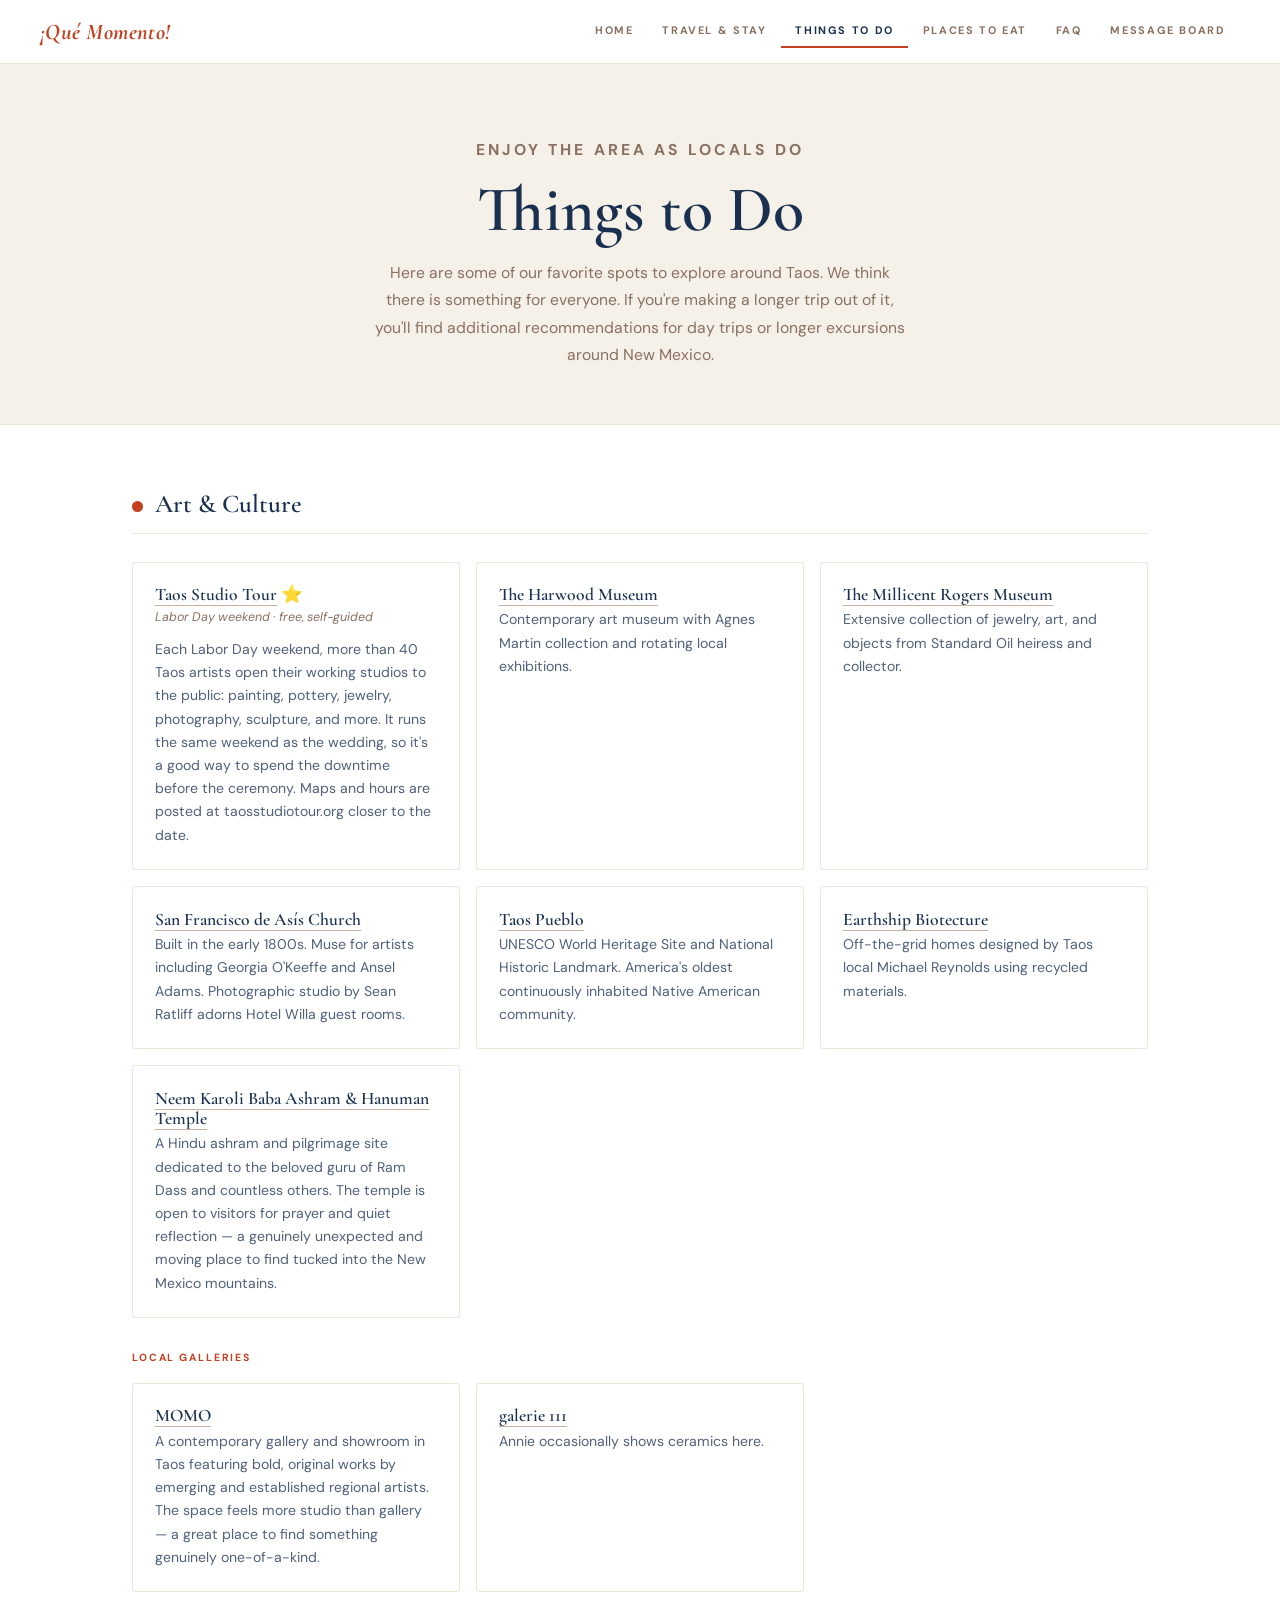
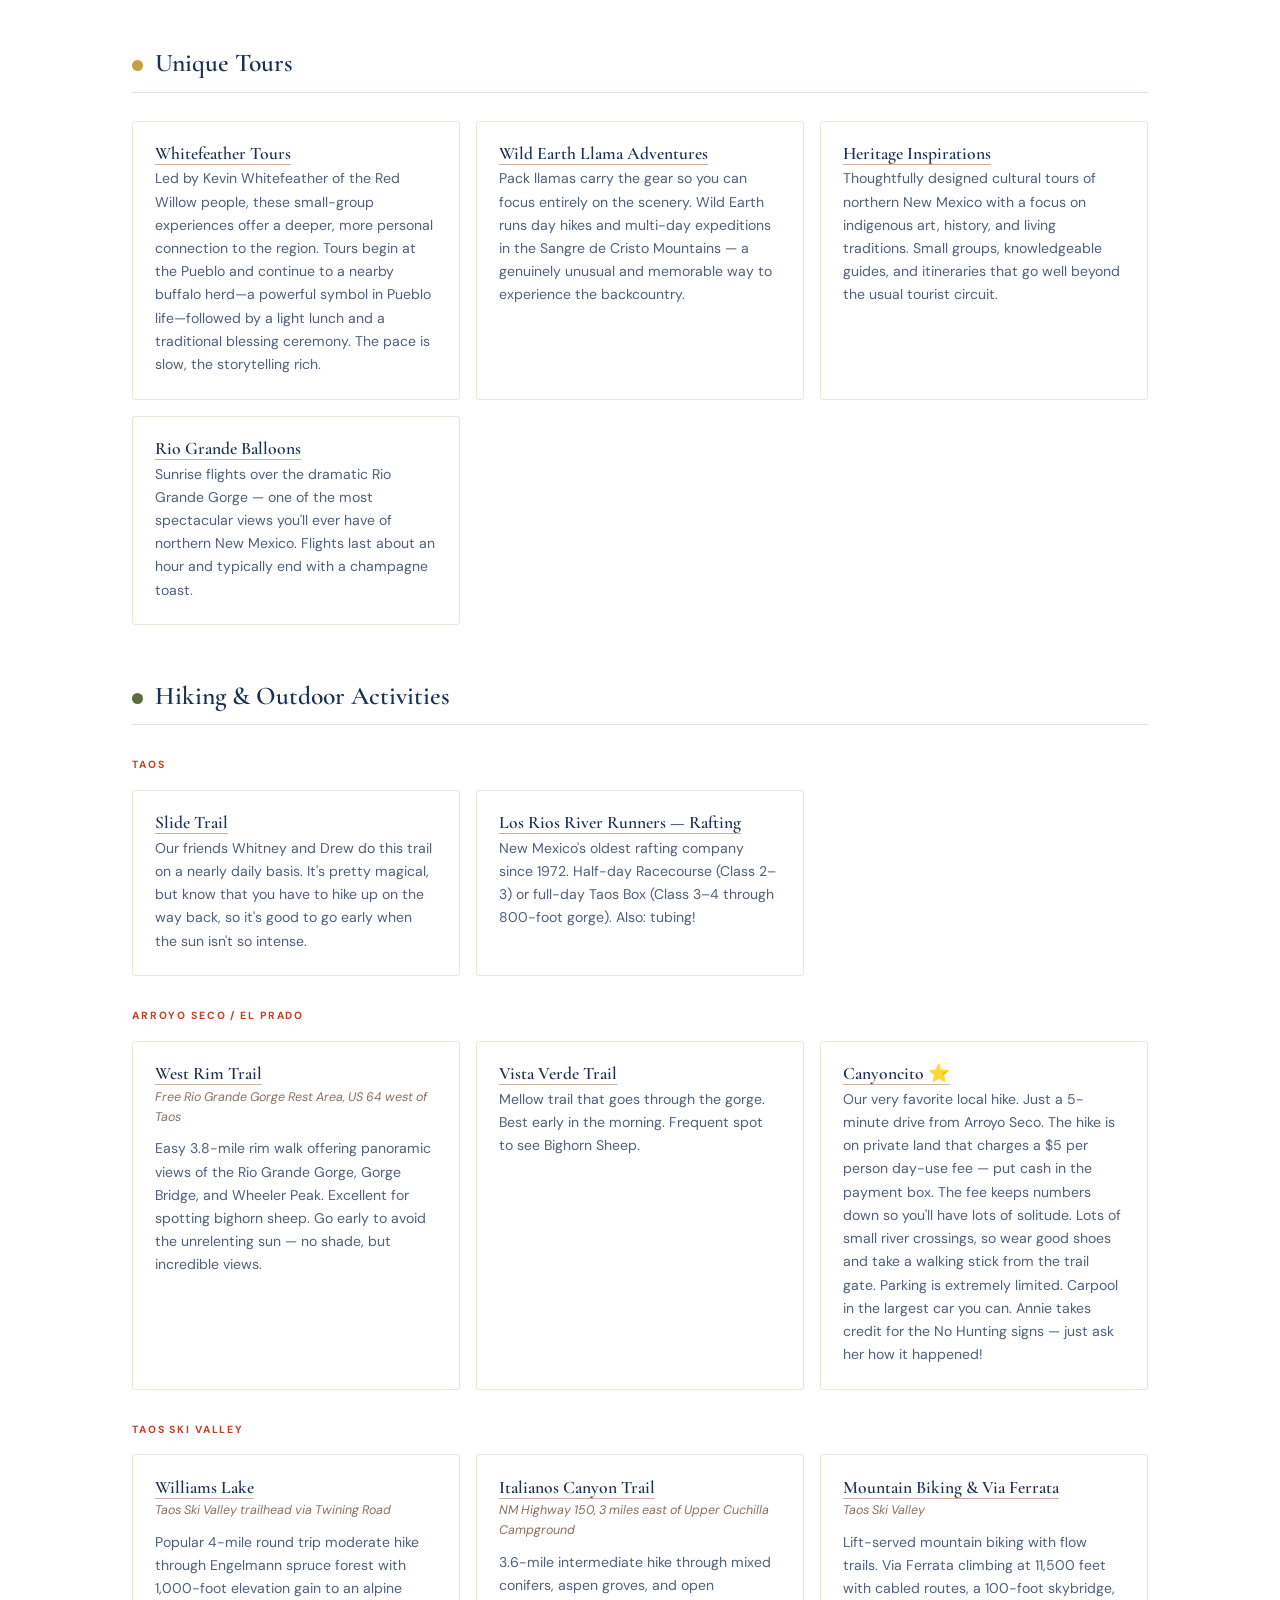
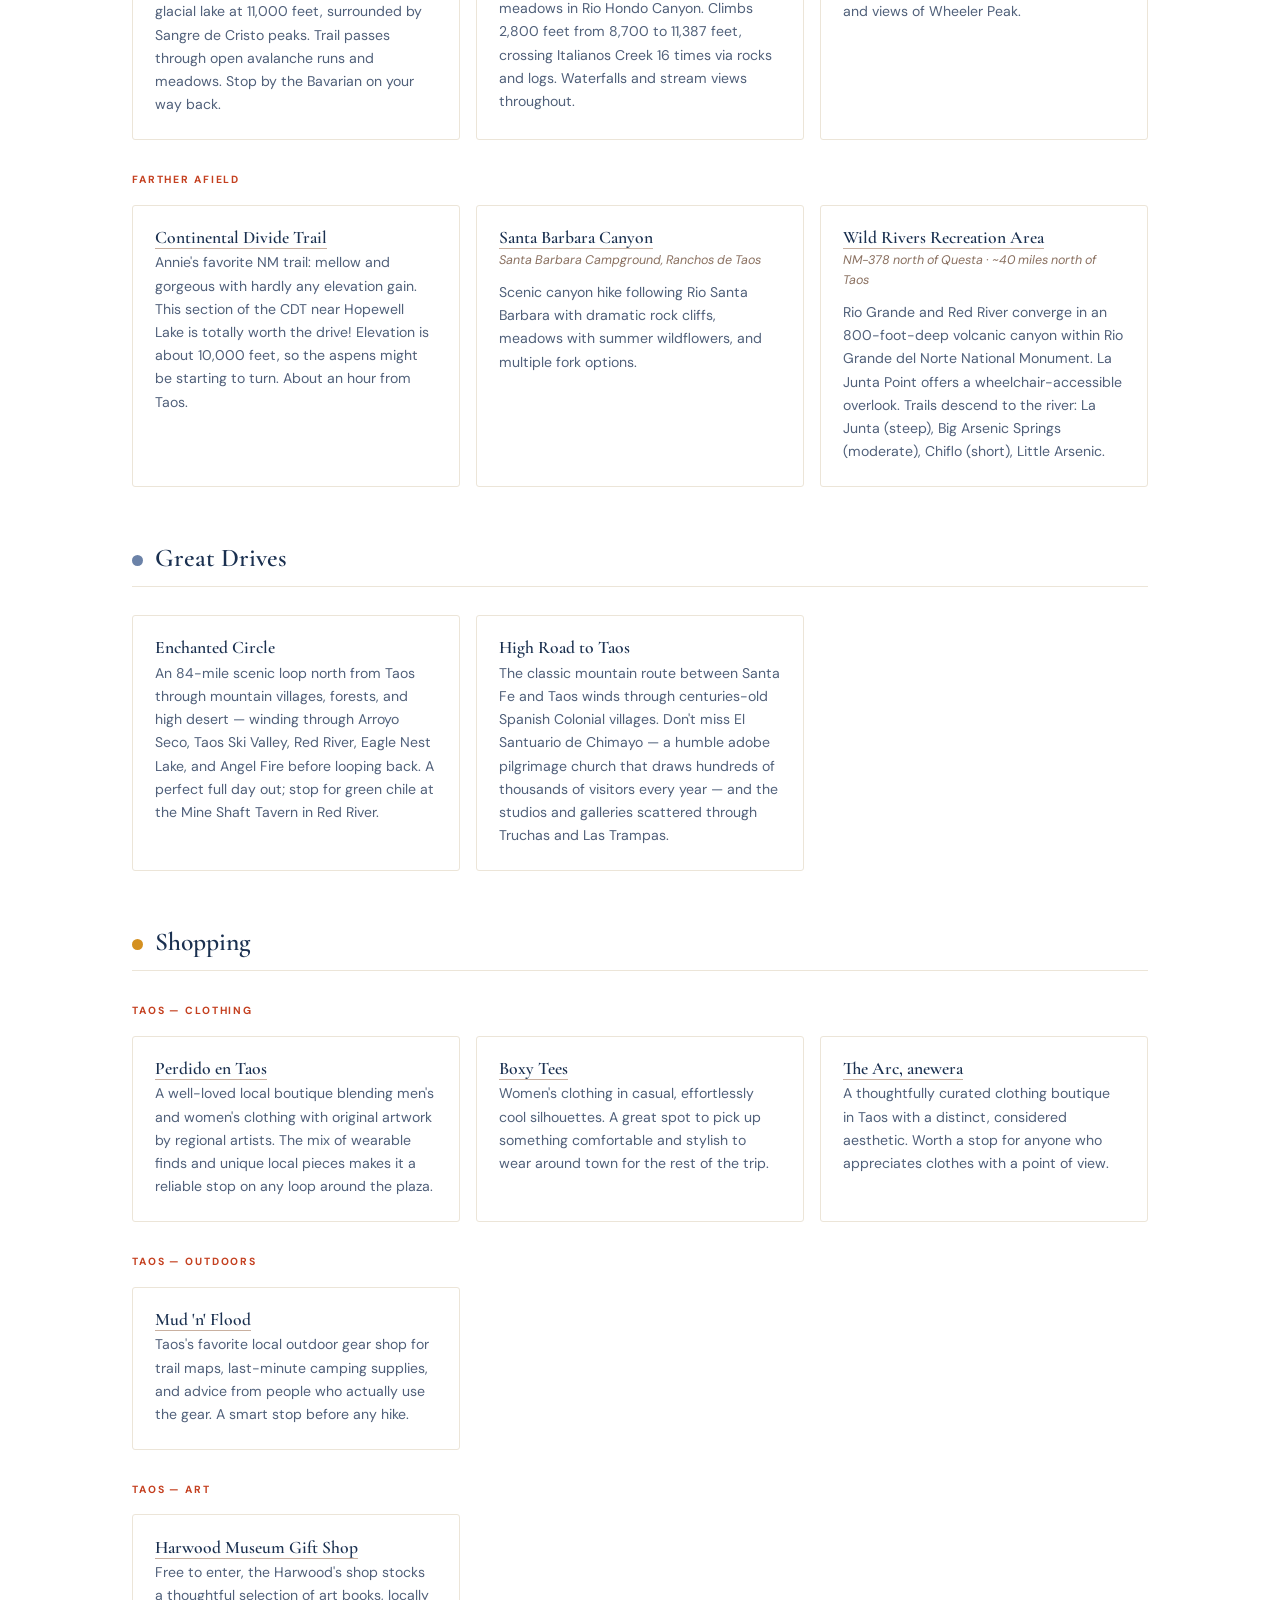
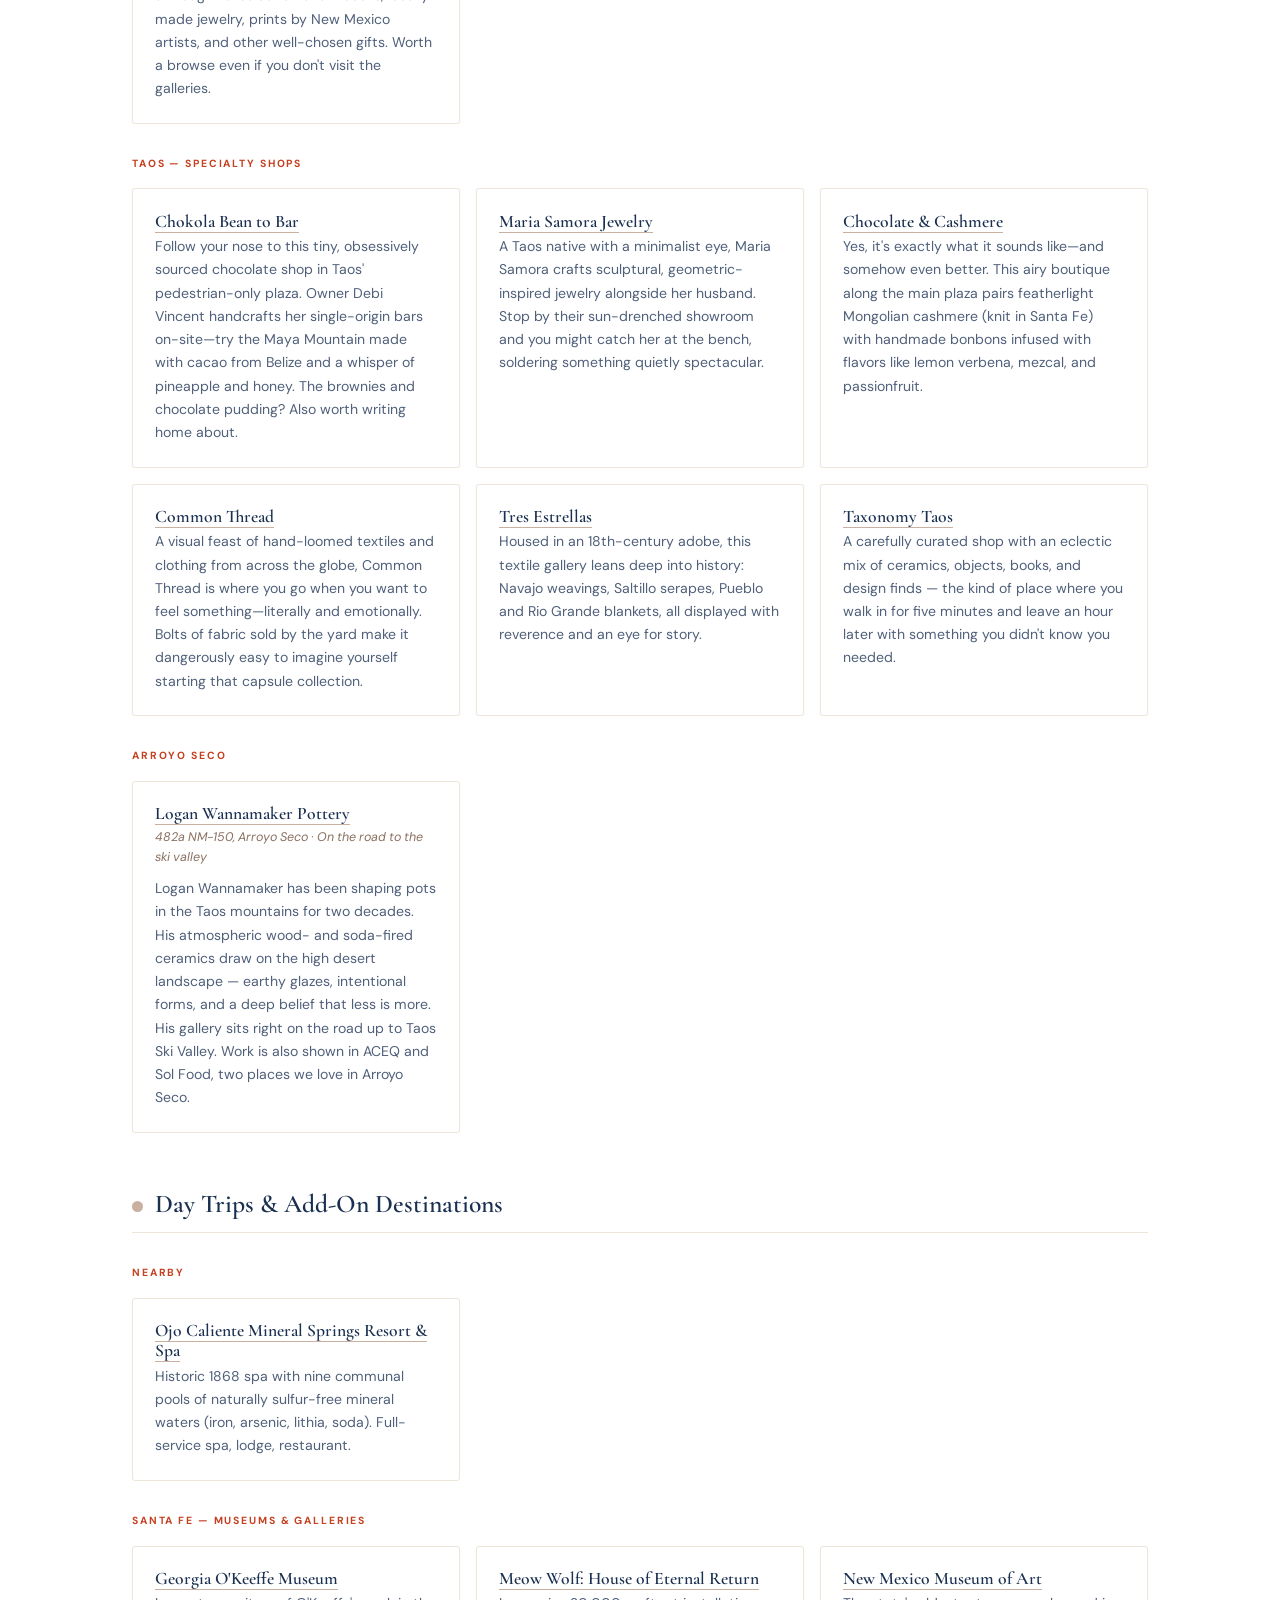
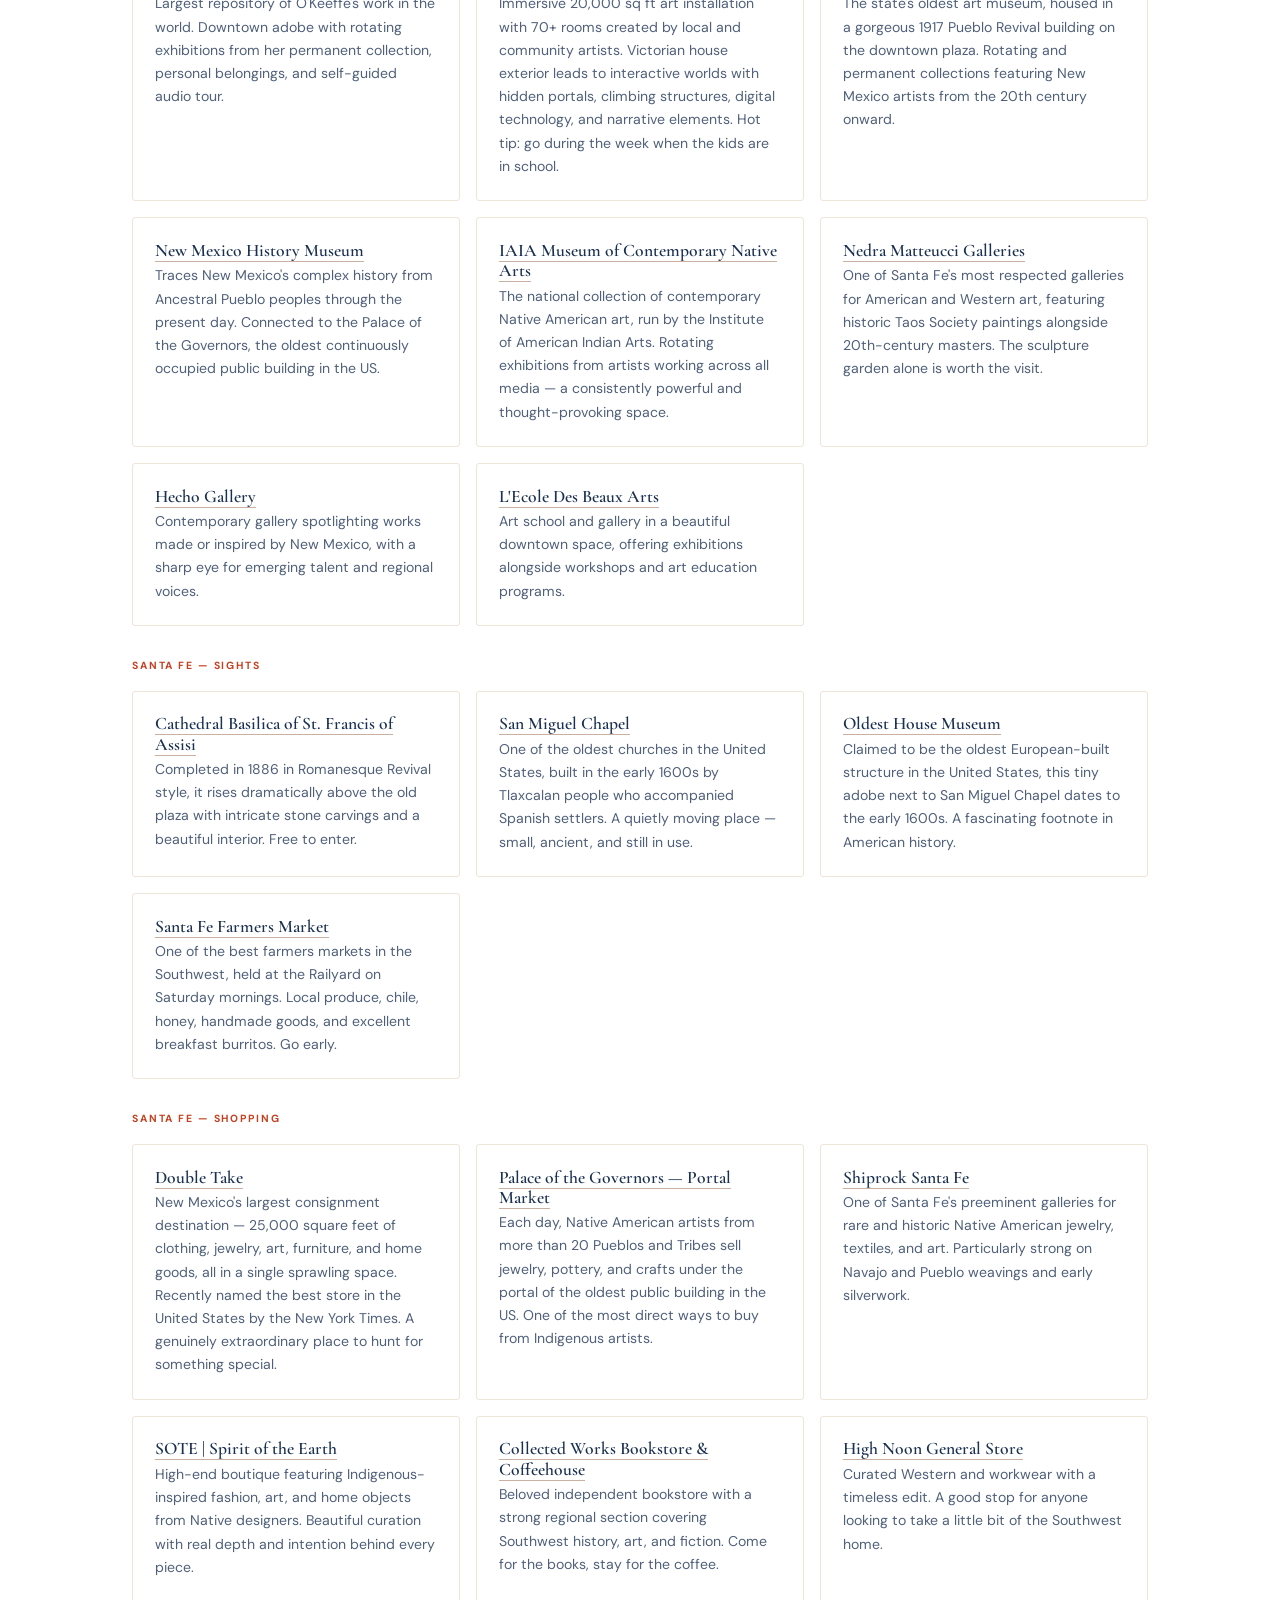
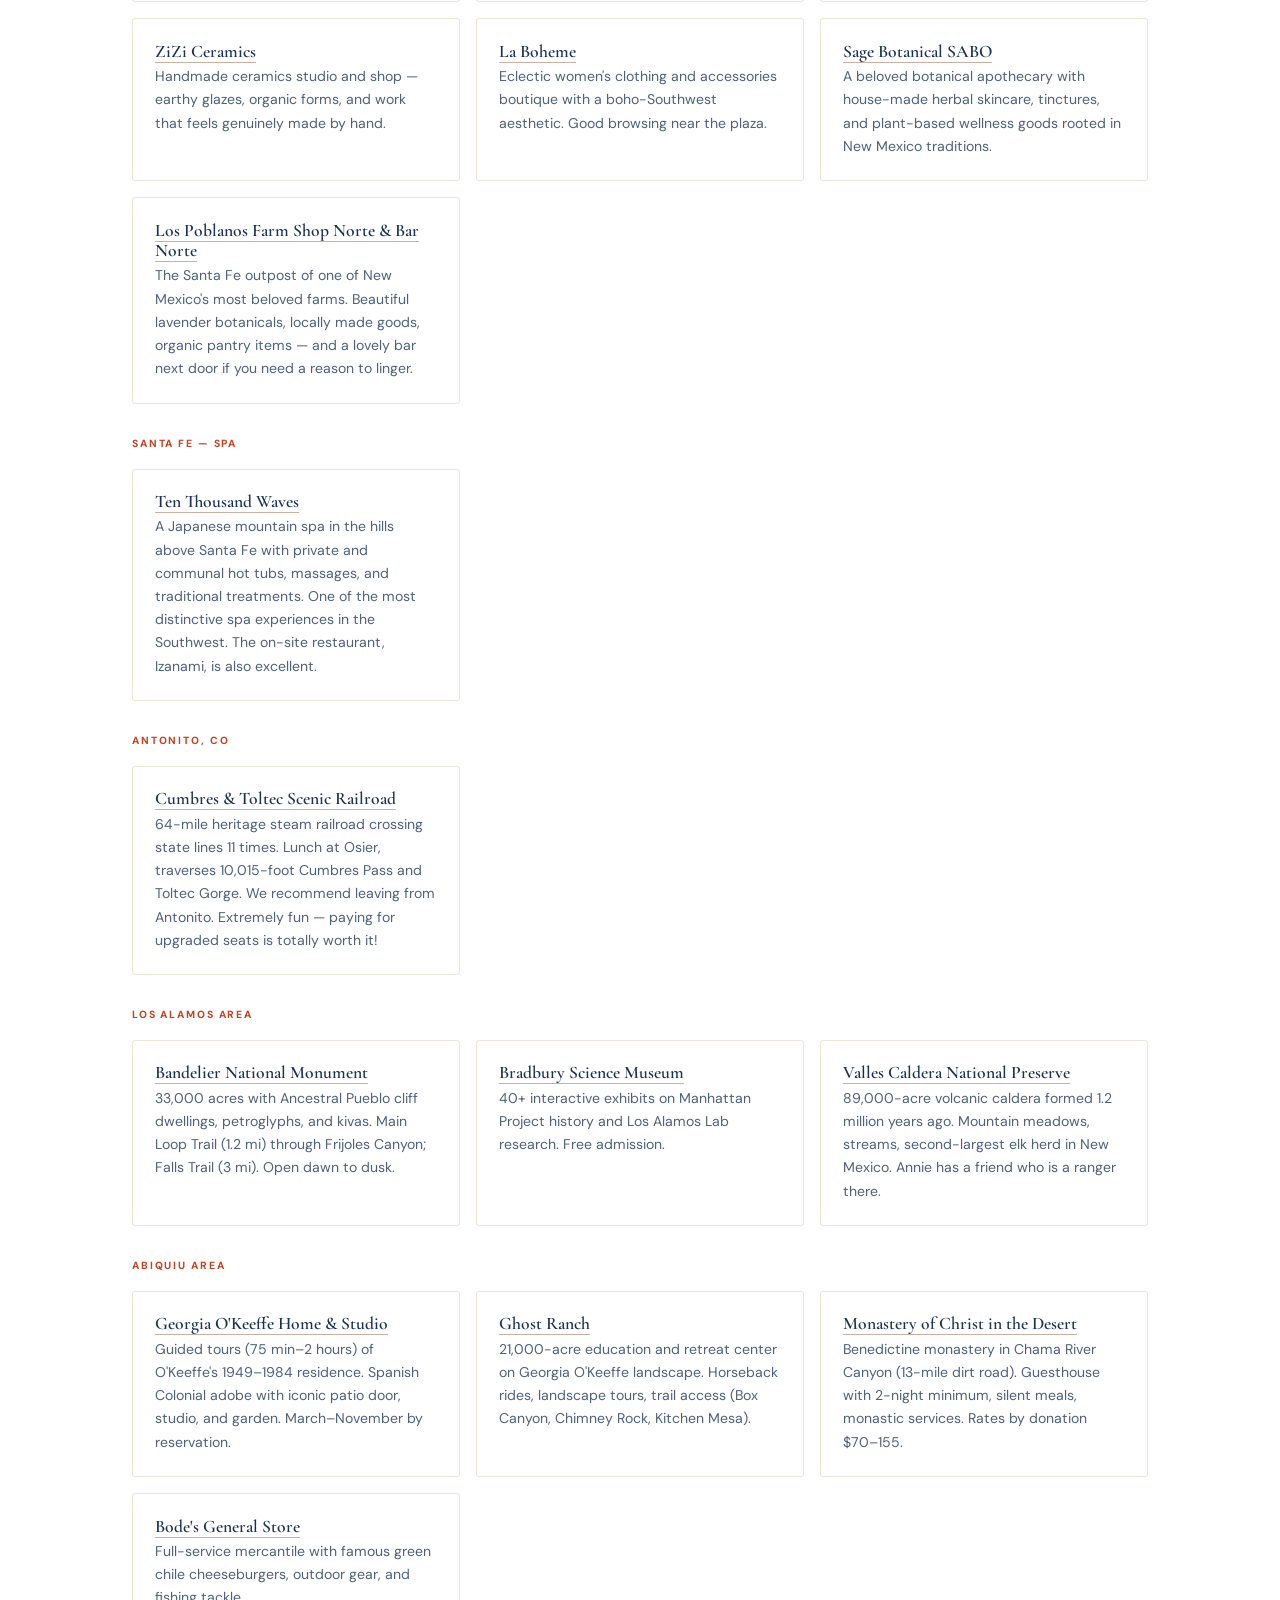
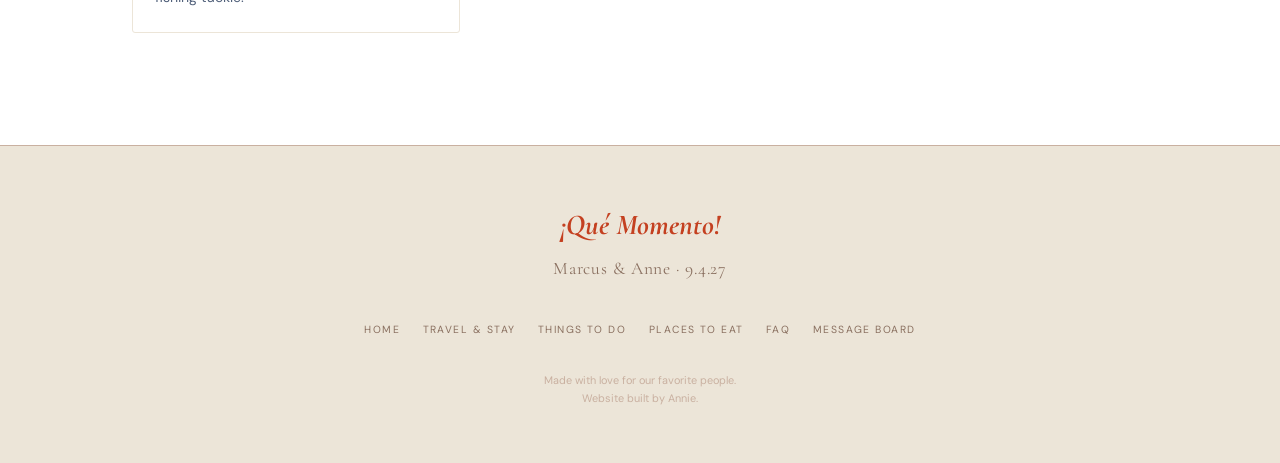
<file: todo.html>
<!DOCTYPE html>
<html lang="en">
<head>
  <meta charset="UTF-8" />
  <meta name="viewport" content="width=device-width, initial-scale=1.0" />
  <title>Things to Do — Marcus &amp; Anne Wedding</title>
  <link rel="preconnect" href="https://fonts.googleapis.com" />
  <link rel="preconnect" href="https://fonts.gstatic.com" crossorigin />
  <link href="https://fonts.googleapis.com/css2?family=Cormorant+Garamond:ital,wght@0,300;0,400;0,600;0,700;1,300;1,400;1,600;1,700&family=DM+Sans:wght@400;600;700&display=swap" rel="stylesheet" />
  <meta property="og:type" content="website" />
  <meta property="og:title" content="¡Qué Momento! — Marcus &amp; Anne, 9.4.2027" />
  <meta property="og:description" content="Marcus &amp; Anne are getting married September 4, 2027 in Arroyo Seco, New Mexico." />
  <meta property="og:url" content="https://annielmetz-bot.github.io/Wedding-website/todo.html" />
  <meta property="og:image" content="https://annielmetz-bot.github.io/Wedding-website/images/share.jpg?v=2" />
  <meta property="og:image:width" content="1200" />
  <meta property="og:image:height" content="630" />
  <meta name="twitter:card" content="summary_large_image" />
  <link rel="icon" href="favicon.svg" type="image/svg+xml" />
  <link rel="apple-touch-icon" href="apple-touch-icon.png" />
  <link rel="stylesheet" href="styles.css" />
</head>
<body>

  <nav class="site-nav">
    <a href="index.html" class="nav-brand">¡Qué Momento!</a>
    <button class="nav-toggle" aria-label="Toggle menu" aria-expanded="false">
      <span></span><span></span><span></span>
    </button>
    <ul class="nav-links" id="navLinks">
      <li><a href="index.html">Home</a></li>
      <li><a href="travel.html">Travel &amp; Stay</a></li>
      <li><a href="todo.html" class="active">Things to Do</a></li>
      <li><a href="eat.html">Places to Eat</a></li>
      <li><a href="faq.html">FAQ</a></li>
      <li><a href="messages.html">Message Board</a></li>
    </ul>
  </nav>

  <div class="page-hero">
    <p class="eyebrow">Enjoy the area as locals do</p>
    <h1>Things to Do</h1>
    <p>Here are some of our favorite spots to explore around Taos. We think there is something for everyone. If you're making a longer trip out of it, you'll find additional recommendations for day trips or longer excursions around New Mexico.</p>
  </div>

  <main class="content-body">

    <!-- ART & CULTURE -->
    <div class="category-header">
      <span class="category-icon"><span class="dot dot-terracotta"></span></span>
      <h2>Art &amp; Culture</h2>
    </div>

    <div class="listings-grid">
      <div class="listing-card">
        <h3><a href="https://www.taosstudiotour.org/" target="_blank" rel="noopener">Taos Studio Tour</a> ⭐</h3>
        <div class="listing-sub">Labor Day weekend · free, self-guided</div>
        <p>Each Labor Day weekend, more than 40 Taos artists open their working studios to the public: painting, pottery, jewelry, photography, sculpture, and more. It runs the same weekend as the wedding, so it's a good way to spend the downtime before the ceremony. Maps and hours are posted at taosstudiotour.org closer to the date.</p>
      </div>
      <div class="listing-card">
        <h3><a href="https://maps.google.com/?q=Harwood+Museum+Taos+NM" target="_blank" rel="noopener">The Harwood Museum</a></h3>
        <p>Contemporary art museum with Agnes Martin collection and rotating local exhibitions.</p>
      </div>
      <div class="listing-card">
        <h3><a href="https://maps.google.com/?q=Millicent+Rogers+Museum+Taos+NM" target="_blank" rel="noopener">The Millicent Rogers Museum</a></h3>
        <p>Extensive collection of jewelry, art, and objects from Standard Oil heiress and collector.</p>
      </div>
      <div class="listing-card">
        <h3><a href="https://maps.google.com/?q=San+Francisco+de+Asis+Church+Taos+NM" target="_blank" rel="noopener">San Francisco de Asís Church</a></h3>
        <p>Built in the early 1800s. Muse for artists including Georgia O'Keeffe and Ansel Adams. Photographic studio by Sean Ratliff adorns Hotel Willa guest rooms.</p>
      </div>
      <div class="listing-card">
        <h3><a href="https://maps.google.com/?q=Taos+Pueblo+NM" target="_blank" rel="noopener">Taos Pueblo</a></h3>
        <p>UNESCO World Heritage Site and National Historic Landmark. America's oldest continuously inhabited Native American community.</p>
      </div>
      <div class="listing-card">
        <h3><a href="https://maps.google.com/?q=Earthship+Biotecture+Taos+NM" target="_blank" rel="noopener">Earthship Biotecture</a></h3>
        <p>Off-the-grid homes designed by Taos local Michael Reynolds using recycled materials.</p>
      </div>
      <div class="listing-card">
        <h3><a href="https://maps.google.com/?q=Neem+Karoli+Baba+Ashram+Taos+NM" target="_blank" rel="noopener">Neem Karoli Baba Ashram &amp; Hanuman Temple</a></h3>
        <p>A Hindu ashram and pilgrimage site dedicated to the beloved guru of Ram Dass and countless others. The temple is open to visitors for prayer and quiet reflection — a genuinely unexpected and moving place to find tucked into the New Mexico mountains.</p>
      </div>
    </div>

    <p class="subcategory">Local Galleries</p>
    <div class="listings-grid">
      <div class="listing-card">
        <h3><a href="https://www.momotaos.com" target="_blank" rel="noopener">MOMO</a></h3>
        <p>A contemporary gallery and showroom in Taos featuring bold, original works by emerging and established regional artists. The space feels more studio than gallery — a great place to find something genuinely one-of-a-kind.</p>
      </div>
      <div class="listing-card">
        <h3><a href="https://maps.google.com/?q=galerie+111+Taos+NM" target="_blank" rel="noopener">galerie 111</a></h3>
        <p>Annie occasionally shows ceramics here.</p>
      </div>
    </div>

    <!-- UNIQUE TOURS -->
    <div class="category-header">
      <span class="category-icon"><span class="dot dot-gold"></span></span>
      <h2>Unique Tours</h2>
    </div>

    <div class="listings-grid">
      <div class="listing-card">
        <h3><a href="https://www.whitefeathertours.com/" target="_blank" rel="noopener">Whitefeather Tours</a></h3>
        <p>Led by Kevin Whitefeather of the Red Willow people, these small-group experiences offer a deeper, more personal connection to the region. Tours begin at the Pueblo and continue to a nearby buffalo herd—a powerful symbol in Pueblo life—followed by a light lunch and a traditional blessing ceremony. The pace is slow, the storytelling rich.</p>
      </div>
      <div class="listing-card">
        <h3><a href="https://www.llamaadventures.com/" target="_blank" rel="noopener">Wild Earth Llama Adventures</a></h3>
        <p>Pack llamas carry the gear so you can focus entirely on the scenery. Wild Earth runs day hikes and multi-day expeditions in the Sangre de Cristo Mountains — a genuinely unusual and memorable way to experience the backcountry.</p>
      </div>
      <div class="listing-card">
        <h3><a href="https://www.heritageinspirations.com/" target="_blank" rel="noopener">Heritage Inspirations</a></h3>
        <p>Thoughtfully designed cultural tours of northern New Mexico with a focus on indigenous art, history, and living traditions. Small groups, knowledgeable guides, and itineraries that go well beyond the usual tourist circuit.</p>
      </div>
      <div class="listing-card">
        <h3><a href="https://www.riograndeballoons.com" target="_blank" rel="noopener">Rio Grande Balloons</a></h3>
        <p>Sunrise flights over the dramatic Rio Grande Gorge — one of the most spectacular views you'll ever have of northern New Mexico. Flights last about an hour and typically end with a champagne toast.</p>
      </div>
    </div>

    <!-- HIKING -->
    <div class="category-header">
      <span class="category-icon"><span class="dot dot-sage"></span></span>
      <h2>Hiking &amp; Outdoor Activities</h2>
    </div>

    <p class="subcategory">Taos</p>
    <div class="listings-grid">
      <div class="listing-card">
        <h3><a href="https://maps.google.com/?q=Slide+Trail+Taos+NM" target="_blank" rel="noopener">Slide Trail</a></h3>
        <p>Our friends Whitney and Drew do this trail on a nearly daily basis. It's pretty magical, but know that you have to hike up on the way back, so it's good to go early when the sun isn't so intense.</p>
      </div>
      <div class="listing-card">
        <h3><a href="https://maps.google.com/?q=Los+Rios+River+Runners+Taos+NM" target="_blank" rel="noopener">Los Rios River Runners — Rafting</a></h3>
        <p>New Mexico's oldest rafting company since 1972. Half-day Racecourse (Class 2–3) or full-day Taos Box (Class 3–4 through 800-foot gorge). Also: tubing!</p>
      </div>
    </div>

    <p class="subcategory">Arroyo Seco / El Prado</p>
    <div class="listings-grid">
      <div class="listing-card">
        <h3><a href="https://maps.google.com/?q=West+Rim+Trail+Rio+Grande+Gorge+Taos+NM" target="_blank" rel="noopener">West Rim Trail</a></h3>
        <div class="listing-sub">Free Rio Grande Gorge Rest Area, US 64 west of Taos</div>
        <p>Easy 3.8-mile rim walk offering panoramic views of the Rio Grande Gorge, Gorge Bridge, and Wheeler Peak. Excellent for spotting bighorn sheep. Go early to avoid the unrelenting sun — no shade, but incredible views.</p>
      </div>
      <div class="listing-card">
        <h3><a href="https://maps.google.com/?q=Vista+Verde+Trail+Taos+NM" target="_blank" rel="noopener">Vista Verde Trail</a></h3>
        <p>Mellow trail that goes through the gorge. Best early in the morning. Frequent spot to see Bighorn Sheep.</p>
      </div>
      <div class="listing-card">
        <h3><a href="https://maps.google.com/?q=Canyoncito+Trail+Arroyo+Seco+NM" target="_blank" rel="noopener">Canyoncito ⭐</a></h3>
        <p>Our very favorite local hike. Just a 5-minute drive from Arroyo Seco. The hike is on private land that charges a $5 per person day-use fee — put cash in the payment box. The fee keeps numbers down so you'll have lots of solitude. Lots of small river crossings, so wear good shoes and take a walking stick from the trail gate. Parking is extremely limited. Carpool in the largest car you can. Annie takes credit for the No Hunting signs — just ask her how it happened!</p>
      </div>
    </div>

    <p class="subcategory">Taos Ski Valley</p>
    <div class="listings-grid">
      <div class="listing-card">
        <h3><a href="https://maps.google.com/?q=Williams+Lake+Trail+Taos+Ski+Valley+NM" target="_blank" rel="noopener">Williams Lake</a></h3>
        <div class="listing-sub">Taos Ski Valley trailhead via Twining Road</div>
        <p>Popular 4-mile round trip moderate hike through Engelmann spruce forest with 1,000-foot elevation gain to an alpine glacial lake at 11,000 feet, surrounded by Sangre de Cristo peaks. Trail passes through open avalanche runs and meadows. Stop by the Bavarian on your way back.</p>
      </div>
      <div class="listing-card">
        <h3><a href="https://maps.google.com/?q=Italianos+Canyon+Trail+Taos+NM" target="_blank" rel="noopener">Italianos Canyon Trail</a></h3>
        <div class="listing-sub">NM Highway 150, 3 miles east of Upper Cuchilla Campground</div>
        <p>3.6-mile intermediate hike through mixed conifers, aspen groves, and open meadows in Rio Hondo Canyon. Climbs 2,800 feet from 8,700 to 11,387 feet, crossing Italianos Creek 16 times via rocks and logs. Waterfalls and stream views throughout.</p>
      </div>
      <div class="listing-card">
        <h3><a href="https://maps.google.com/?q=Taos+Ski+Valley+Mountain+Biking+NM" target="_blank" rel="noopener">Mountain Biking &amp; Via Ferrata</a></h3>
        <div class="listing-sub">Taos Ski Valley</div>
        <p>Lift-served mountain biking with flow trails. Via Ferrata climbing at 11,500 feet with cabled routes, a 100-foot skybridge, and views of Wheeler Peak.</p>
      </div>
    </div>

    <p class="subcategory">Farther Afield</p>
    <div class="listings-grid">
      <div class="listing-card">
        <h3><a href="https://maps.google.com/?q=Continental+Divide+Trail+Hopewell+Lake+NM" target="_blank" rel="noopener">Continental Divide Trail</a></h3>
        <p>Annie's favorite NM trail: mellow and gorgeous with hardly any elevation gain. This section of the CDT near Hopewell Lake is totally worth the drive! Elevation is about 10,000 feet, so the aspens might be starting to turn. About an hour from Taos.</p>
      </div>
      <div class="listing-card">
        <h3><a href="https://maps.google.com/?q=Santa+Barbara+Campground+Ranchos+de+Taos+NM" target="_blank" rel="noopener">Santa Barbara Canyon</a></h3>
        <div class="listing-sub">Santa Barbara Campground, Ranchos de Taos</div>
        <p>Scenic canyon hike following Rio Santa Barbara with dramatic rock cliffs, meadows with summer wildflowers, and multiple fork options.</p>
      </div>
      <div class="listing-card">
        <h3><a href="https://maps.google.com/?q=Wild+Rivers+Recreation+Area+NM" target="_blank" rel="noopener">Wild Rivers Recreation Area</a></h3>
        <div class="listing-sub">NM-378 north of Questa · ~40 miles north of Taos</div>
        <p>Rio Grande and Red River converge in an 800-foot-deep volcanic canyon within Rio Grande del Norte National Monument. La Junta Point offers a wheelchair-accessible overlook. Trails descend to the river: La Junta (steep), Big Arsenic Springs (moderate), Chiflo (short), Little Arsenic.</p>
      </div>
    </div>

    <!-- GREAT DRIVES -->
    <div class="category-header">
      <span class="category-icon"><span class="dot dot-blue"></span></span>
      <h2>Great Drives</h2>
    </div>

    <div class="listings-grid">
      <div class="listing-card">
        <h3>Enchanted Circle</h3>
        <p>An 84-mile scenic loop north from Taos through mountain villages, forests, and high desert — winding through Arroyo Seco, Taos Ski Valley, Red River, Eagle Nest Lake, and Angel Fire before looping back. A perfect full day out; stop for green chile at the Mine Shaft Tavern in Red River.</p>
      </div>
      <div class="listing-card">
        <h3>High Road to Taos</h3>
        <p>The classic mountain route between Santa Fe and Taos winds through centuries-old Spanish Colonial villages. Don't miss El Santuario de Chimayo — a humble adobe pilgrimage church that draws hundreds of thousands of visitors every year — and the studios and galleries scattered through Truchas and Las Trampas.</p>
      </div>
    </div>

    <!-- SHOPPING -->
    <div class="category-header">
      <span class="category-icon"><span class="dot dot-marigold"></span></span>
      <h2>Shopping</h2>
    </div>

    <p class="subcategory">Taos — Clothing</p>
    <div class="listings-grid">
      <div class="listing-card">
        <h3><a href="https://maps.google.com/?q=Perdido+en+Taos+NM" target="_blank" rel="noopener">Perdido en Taos</a></h3>
        <p>A well-loved local boutique blending men's and women's clothing with original artwork by regional artists. The mix of wearable finds and unique local pieces makes it a reliable stop on any loop around the plaza.</p>
      </div>
      <div class="listing-card">
        <h3><a href="https://maps.google.com/?q=Boxy+Tees+Taos+NM" target="_blank" rel="noopener">Boxy Tees</a></h3>
        <p>Women's clothing in casual, effortlessly cool silhouettes. A great spot to pick up something comfortable and stylish to wear around town for the rest of the trip.</p>
      </div>
      <div class="listing-card">
        <h3><a href="https://maps.google.com/?q=The+Arc+anewera+Taos+NM" target="_blank" rel="noopener">The Arc, anewera</a></h3>
        <p>A thoughtfully curated clothing boutique in Taos with a distinct, considered aesthetic. Worth a stop for anyone who appreciates clothes with a point of view.</p>
      </div>
    </div>

    <p class="subcategory">Taos — Outdoors</p>
    <div class="listings-grid">
      <div class="listing-card">
        <h3><a href="https://maps.google.com/?q=Mud+n+Flood+Taos+NM" target="_blank" rel="noopener">Mud 'n' Flood</a></h3>
        <p>Taos's favorite local outdoor gear shop for trail maps, last-minute camping supplies, and advice from people who actually use the gear. A smart stop before any hike.</p>
      </div>
    </div>

    <p class="subcategory">Taos — Art</p>
    <div class="listings-grid">
      <div class="listing-card">
        <h3><a href="https://maps.google.com/?q=Harwood+Museum+Taos+NM" target="_blank" rel="noopener">Harwood Museum Gift Shop</a></h3>
        <p>Free to enter, the Harwood's shop stocks a thoughtful selection of art books, locally made jewelry, prints by New Mexico artists, and other well-chosen gifts. Worth a browse even if you don't visit the galleries.</p>
      </div>
    </div>

    <p class="subcategory">Taos — Specialty Shops</p>
    <div class="listings-grid">
      <div class="listing-card">
        <h3><a href="https://chokolabeantobar.com" target="_blank" rel="noopener">Chokola Bean to Bar</a></h3>
        <p>Follow your nose to this tiny, obsessively sourced chocolate shop in Taos' pedestrian-only plaza. Owner Debi Vincent handcrafts her single-origin bars on-site—try the Maya Mountain made with cacao from Belize and a whisper of pineapple and honey. The brownies and chocolate pudding? Also worth writing home about.</p>
      </div>
      <div class="listing-card">
        <h3><a href="https://mariasamora.com" target="_blank" rel="noopener">Maria Samora Jewelry</a></h3>
        <p>A Taos native with a minimalist eye, Maria Samora crafts sculptural, geometric-inspired jewelry alongside her husband. Stop by their sun-drenched showroom and you might catch her at the bench, soldering something quietly spectacular.</p>
      </div>
      <div class="listing-card">
        <h3><a href="https://chocolatecashmere.com" target="_blank" rel="noopener">Chocolate &amp; Cashmere</a></h3>
        <p>Yes, it's exactly what it sounds like—and somehow even better. This airy boutique along the main plaza pairs featherlight Mongolian cashmere (knit in Santa Fe) with handmade bonbons infused with flavors like lemon verbena, mezcal, and passionfruit.</p>
      </div>
      <div class="listing-card">
        <h3><a href="https://www.instagram.com/common_thread_textiles/" target="_blank" rel="noopener">Common Thread</a></h3>
        <p>A visual feast of hand-loomed textiles and clothing from across the globe, Common Thread is where you go when you want to feel something—literally and emotionally. Bolts of fabric sold by the yard make it dangerously easy to imagine yourself starting that capsule collection.</p>
      </div>
      <div class="listing-card">
        <h3><a href="https://tedtaos.com" target="_blank" rel="noopener">Tres Estrellas</a></h3>
        <p>Housed in an 18th-century adobe, this textile gallery leans deep into history: Navajo weavings, Saltillo serapes, Pueblo and Rio Grande blankets, all displayed with reverence and an eye for story.</p>
      </div>
      <div class="listing-card">
        <h3><a href="https://taxonomytaos.com/" target="_blank" rel="noopener">Taxonomy Taos</a></h3>
        <p>A carefully curated shop with an eclectic mix of ceramics, objects, books, and design finds — the kind of place where you walk in for five minutes and leave an hour later with something you didn't know you needed.</p>
      </div>
    </div>

    <p class="subcategory">Arroyo Seco</p>
    <div class="listings-grid">
      <div class="listing-card">
        <h3><a href="https://www.loganwannamaker.com/" target="_blank" rel="noopener">Logan Wannamaker Pottery</a></h3>
        <div class="listing-sub">482a NM-150, Arroyo Seco · On the road to the ski valley</div>
        <p>Logan Wannamaker has been shaping pots in the Taos mountains for two decades. His atmospheric wood- and soda-fired ceramics draw on the high desert landscape — earthy glazes, intentional forms, and a deep belief that less is more. His gallery sits right on the road up to Taos Ski Valley. Work is also shown in ACEQ and Sol Food, two places we love in Arroyo Seco.</p>
      </div>
    </div>

    <!-- DAY TRIPS -->
    <div class="category-header">
      <span class="category-icon"><span class="dot dot-blush"></span></span>
      <h2>Day Trips &amp; Add-On Destinations</h2>
    </div>

    <p class="subcategory">Nearby</p>
    <div class="listings-grid">
      <div class="listing-card">
        <h3><a href="https://maps.google.com/?q=Ojo+Caliente+Mineral+Springs+Resort+NM" target="_blank" rel="noopener">Ojo Caliente Mineral Springs Resort &amp; Spa</a></h3>
        <p>Historic 1868 spa with nine communal pools of naturally sulfur-free mineral waters (iron, arsenic, lithia, soda). Full-service spa, lodge, restaurant.</p>
      </div>
    </div>

    <p class="subcategory">Santa Fe — Museums &amp; Galleries</p>
    <div class="listings-grid">
      <div class="listing-card">
        <h3><a href="https://maps.google.com/?q=Georgia+O%27Keeffe+Museum+Santa+Fe+NM" target="_blank" rel="noopener">Georgia O'Keeffe Museum</a></h3>
        <p>Largest repository of O'Keeffe's work in the world. Downtown adobe with rotating exhibitions from her permanent collection, personal belongings, and self-guided audio tour.</p>
      </div>
      <div class="listing-card">
        <h3><a href="https://maps.google.com/?q=Meow+Wolf+Santa+Fe+NM" target="_blank" rel="noopener">Meow Wolf: House of Eternal Return</a></h3>
        <p>Immersive 20,000 sq ft art installation with 70+ rooms created by local and community artists. Victorian house exterior leads to interactive worlds with hidden portals, climbing structures, digital technology, and narrative elements. Hot tip: go during the week when the kids are in school.</p>
      </div>
      <div class="listing-card">
        <h3><a href="https://maps.google.com/?q=New+Mexico+Museum+of+Art+Santa+Fe+NM" target="_blank" rel="noopener">New Mexico Museum of Art</a></h3>
        <p>The state's oldest art museum, housed in a gorgeous 1917 Pueblo Revival building on the downtown plaza. Rotating and permanent collections featuring New Mexico artists from the 20th century onward.</p>
      </div>
      <div class="listing-card">
        <h3><a href="https://maps.google.com/?q=New+Mexico+History+Museum+Santa+Fe+NM" target="_blank" rel="noopener">New Mexico History Museum</a></h3>
        <p>Traces New Mexico's complex history from Ancestral Pueblo peoples through the present day. Connected to the Palace of the Governors, the oldest continuously occupied public building in the US.</p>
      </div>
      <div class="listing-card">
        <h3><a href="https://maps.google.com/?q=IAIA+Museum+of+Contemporary+Native+Arts+Santa+Fe+NM" target="_blank" rel="noopener">IAIA Museum of Contemporary Native Arts</a></h3>
        <p>The national collection of contemporary Native American art, run by the Institute of American Indian Arts. Rotating exhibitions from artists working across all media — a consistently powerful and thought-provoking space.</p>
      </div>
      <div class="listing-card">
        <h3><a href="https://maps.google.com/?q=Nedra+Matteucci+Galleries+Santa+Fe+NM" target="_blank" rel="noopener">Nedra Matteucci Galleries</a></h3>
        <p>One of Santa Fe's most respected galleries for American and Western art, featuring historic Taos Society paintings alongside 20th-century masters. The sculpture garden alone is worth the visit.</p>
      </div>
      <div class="listing-card">
        <h3><a href="https://maps.google.com/?q=Hecho+Gallery+Santa+Fe+NM" target="_blank" rel="noopener">Hecho Gallery</a></h3>
        <p>Contemporary gallery spotlighting works made or inspired by New Mexico, with a sharp eye for emerging talent and regional voices.</p>
      </div>
      <div class="listing-card">
        <h3><a href="https://maps.google.com/?q=L%27Ecole+Des+Beaux+Arts+Santa+Fe+NM" target="_blank" rel="noopener">L'Ecole Des Beaux Arts</a></h3>
        <p>Art school and gallery in a beautiful downtown space, offering exhibitions alongside workshops and art education programs.</p>
      </div>
    </div>

    <p class="subcategory">Santa Fe — Sights</p>
    <div class="listings-grid">
      <div class="listing-card">
        <h3><a href="https://maps.google.com/?q=Cathedral+Basilica+of+St+Francis+of+Assisi+Santa+Fe+NM" target="_blank" rel="noopener">Cathedral Basilica of St. Francis of Assisi</a></h3>
        <p>Completed in 1886 in Romanesque Revival style, it rises dramatically above the old plaza with intricate stone carvings and a beautiful interior. Free to enter.</p>
      </div>
      <div class="listing-card">
        <h3><a href="https://maps.google.com/?q=San+Miguel+Chapel+Santa+Fe+NM" target="_blank" rel="noopener">San Miguel Chapel</a></h3>
        <p>One of the oldest churches in the United States, built in the early 1600s by Tlaxcalan people who accompanied Spanish settlers. A quietly moving place — small, ancient, and still in use.</p>
      </div>
      <div class="listing-card">
        <h3><a href="https://maps.google.com/?q=Oldest+House+Museum+Santa+Fe+NM" target="_blank" rel="noopener">Oldest House Museum</a></h3>
        <p>Claimed to be the oldest European-built structure in the United States, this tiny adobe next to San Miguel Chapel dates to the early 1600s. A fascinating footnote in American history.</p>
      </div>
      <div class="listing-card">
        <h3><a href="https://maps.google.com/?q=Santa+Fe+Farmers+Market+NM" target="_blank" rel="noopener">Santa Fe Farmers Market</a></h3>
        <p>One of the best farmers markets in the Southwest, held at the Railyard on Saturday mornings. Local produce, chile, honey, handmade goods, and excellent breakfast burritos. Go early.</p>
      </div>
    </div>

    <p class="subcategory">Santa Fe — Shopping</p>
    <div class="listings-grid">
      <div class="listing-card">
        <h3><a href="https://santafedoubletake.com/" target="_blank" rel="noopener">Double Take</a></h3>
        <p>New Mexico's largest consignment destination — 25,000 square feet of clothing, jewelry, art, furniture, and home goods, all in a single sprawling space. Recently named the best store in the United States by the New York Times. A genuinely extraordinary place to hunt for something special.</p>
      </div>
      <div class="listing-card">
        <h3><a href="https://maps.google.com/?q=Palace+of+the+Governors+Portal+Market+Santa+Fe+NM" target="_blank" rel="noopener">Palace of the Governors — Portal Market</a></h3>
        <p>Each day, Native American artists from more than 20 Pueblos and Tribes sell jewelry, pottery, and crafts under the portal of the oldest public building in the US. One of the most direct ways to buy from Indigenous artists.</p>
      </div>
      <div class="listing-card">
        <h3><a href="https://maps.google.com/?q=Shiprock+Santa+Fe+NM" target="_blank" rel="noopener">Shiprock Santa Fe</a></h3>
        <p>One of Santa Fe's preeminent galleries for rare and historic Native American jewelry, textiles, and art. Particularly strong on Navajo and Pueblo weavings and early silverwork.</p>
      </div>
      <div class="listing-card">
        <h3><a href="https://maps.google.com/?q=SOTE+Spirit+of+the+Earth+Santa+Fe+NM" target="_blank" rel="noopener">SOTE | Spirit of the Earth</a></h3>
        <p>High-end boutique featuring Indigenous-inspired fashion, art, and home objects from Native designers. Beautiful curation with real depth and intention behind every piece.</p>
      </div>
      <div class="listing-card">
        <h3><a href="https://maps.google.com/?q=Collected+Works+Bookstore+Santa+Fe+NM" target="_blank" rel="noopener">Collected Works Bookstore &amp; Coffeehouse</a></h3>
        <p>Beloved independent bookstore with a strong regional section covering Southwest history, art, and fiction. Come for the books, stay for the coffee.</p>
      </div>
      <div class="listing-card">
        <h3><a href="https://maps.google.com/?q=High+Noon+General+Store+Santa+Fe+NM" target="_blank" rel="noopener">High Noon General Store</a></h3>
        <p>Curated Western and workwear with a timeless edit. A good stop for anyone looking to take a little bit of the Southwest home.</p>
      </div>
      <div class="listing-card">
        <h3><a href="https://maps.google.com/?q=ZiZi+Ceramics+Santa+Fe+NM" target="_blank" rel="noopener">ZiZi Ceramics</a></h3>
        <p>Handmade ceramics studio and shop — earthy glazes, organic forms, and work that feels genuinely made by hand.</p>
      </div>
      <div class="listing-card">
        <h3><a href="https://maps.google.com/?q=La+Boheme+Santa+Fe+NM" target="_blank" rel="noopener">La Boheme</a></h3>
        <p>Eclectic women's clothing and accessories boutique with a boho-Southwest aesthetic. Good browsing near the plaza.</p>
      </div>
      <div class="listing-card">
        <h3><a href="https://maps.google.com/?q=Sage+Botanical+SABO+Santa+Fe+NM" target="_blank" rel="noopener">Sage Botanical SABO</a></h3>
        <p>A beloved botanical apothecary with house-made herbal skincare, tinctures, and plant-based wellness goods rooted in New Mexico traditions.</p>
      </div>
      <div class="listing-card">
        <h3><a href="https://maps.google.com/?q=Los+Poblanos+Farm+Shop+Norte+Santa+Fe+NM" target="_blank" rel="noopener">Los Poblanos Farm Shop Norte &amp; Bar Norte</a></h3>
        <p>The Santa Fe outpost of one of New Mexico's most beloved farms. Beautiful lavender botanicals, locally made goods, organic pantry items — and a lovely bar next door if you need a reason to linger.</p>
      </div>
    </div>

    <p class="subcategory">Santa Fe — Spa</p>
    <div class="listings-grid">
      <div class="listing-card">
        <h3><a href="https://maps.google.com/?q=Ten+Thousand+Waves+Santa+Fe+NM" target="_blank" rel="noopener">Ten Thousand Waves</a></h3>
        <p>A Japanese mountain spa in the hills above Santa Fe with private and communal hot tubs, massages, and traditional treatments. One of the most distinctive spa experiences in the Southwest. The on-site restaurant, Izanami, is also excellent.</p>
      </div>
    </div>

    <p class="subcategory">Antonito, CO</p>
    <div class="listings-grid">
      <div class="listing-card">
        <h3><a href="https://maps.google.com/?q=Cumbres+and+Toltec+Scenic+Railroad+Antonito+CO" target="_blank" rel="noopener">Cumbres &amp; Toltec Scenic Railroad</a></h3>
        <p>64-mile heritage steam railroad crossing state lines 11 times. Lunch at Osier, traverses 10,015-foot Cumbres Pass and Toltec Gorge. We recommend leaving from Antonito. Extremely fun — paying for upgraded seats is totally worth it!</p>
      </div>
    </div>

    <p class="subcategory">Los Alamos Area</p>
    <div class="listings-grid">
      <div class="listing-card">
        <h3><a href="https://maps.google.com/?q=Bandelier+National+Monument+NM" target="_blank" rel="noopener">Bandelier National Monument</a></h3>
        <p>33,000 acres with Ancestral Pueblo cliff dwellings, petroglyphs, and kivas. Main Loop Trail (1.2 mi) through Frijoles Canyon; Falls Trail (3 mi). Open dawn to dusk.</p>
      </div>
      <div class="listing-card">
        <h3><a href="https://maps.google.com/?q=Bradbury+Science+Museum+Los+Alamos+NM" target="_blank" rel="noopener">Bradbury Science Museum</a></h3>
        <p>40+ interactive exhibits on Manhattan Project history and Los Alamos Lab research. Free admission.</p>
      </div>
      <div class="listing-card">
        <h3><a href="https://maps.google.com/?q=Valles+Caldera+National+Preserve+NM" target="_blank" rel="noopener">Valles Caldera National Preserve</a></h3>
        <p>89,000-acre volcanic caldera formed 1.2 million years ago. Mountain meadows, streams, second-largest elk herd in New Mexico. Annie has a friend who is a ranger there.</p>
      </div>
    </div>

    <p class="subcategory">Abiquiu Area</p>
    <div class="listings-grid">
      <div class="listing-card">
        <h3><a href="https://maps.google.com/?q=Georgia+O%27Keeffe+Home+Abiquiu+NM" target="_blank" rel="noopener">Georgia O'Keeffe Home &amp; Studio</a></h3>
        <p>Guided tours (75 min–2 hours) of O'Keeffe's 1949–1984 residence. Spanish Colonial adobe with iconic patio door, studio, and garden. March–November by reservation.</p>
      </div>
      <div class="listing-card">
        <h3><a href="https://maps.google.com/?q=Ghost+Ranch+Abiquiu+NM" target="_blank" rel="noopener">Ghost Ranch</a></h3>
        <p>21,000-acre education and retreat center on Georgia O'Keeffe landscape. Horseback rides, landscape tours, trail access (Box Canyon, Chimney Rock, Kitchen Mesa).</p>
      </div>
      <div class="listing-card">
        <h3><a href="https://maps.google.com/?q=Monastery+of+Christ+in+the+Desert+NM" target="_blank" rel="noopener">Monastery of Christ in the Desert</a></h3>
        <p>Benedictine monastery in Chama River Canyon (13-mile dirt road). Guesthouse with 2-night minimum, silent meals, monastic services. Rates by donation $70–155.</p>
      </div>
      <div class="listing-card">
        <h3><a href="https://maps.google.com/?q=Bode%27s+General+Store+Abiquiu+NM" target="_blank" rel="noopener">Bode's General Store</a></h3>
        <p>Full-service mercantile with famous green chile cheeseburgers, outdoor gear, and fishing tackle.</p>
      </div>
    </div>

  </main>

  <footer class="site-footer">
    <div class="footer-brand">¡Qué Momento!</div>
    <div class="footer-names">Marcus &amp; Anne · 9.4.27</div>
    <ul class="footer-links">
      <li><a href="index.html">Home</a></li>
      <li><a href="travel.html">Travel &amp; Stay</a></li>
      <li><a href="todo.html">Things to Do</a></li>
      <li><a href="eat.html">Places to Eat</a></li>
      <li><a href="faq.html">FAQ</a></li>
      <li><a href="messages.html">Message Board</a></li>
    </ul>
    <p class="footer-copy">Made with love for our favorite people.</p>
    <p class="footer-copy">Website built by Annie.</p>
  </footer>

  <script src="script.js"></script>
</body>
</html>
</file>
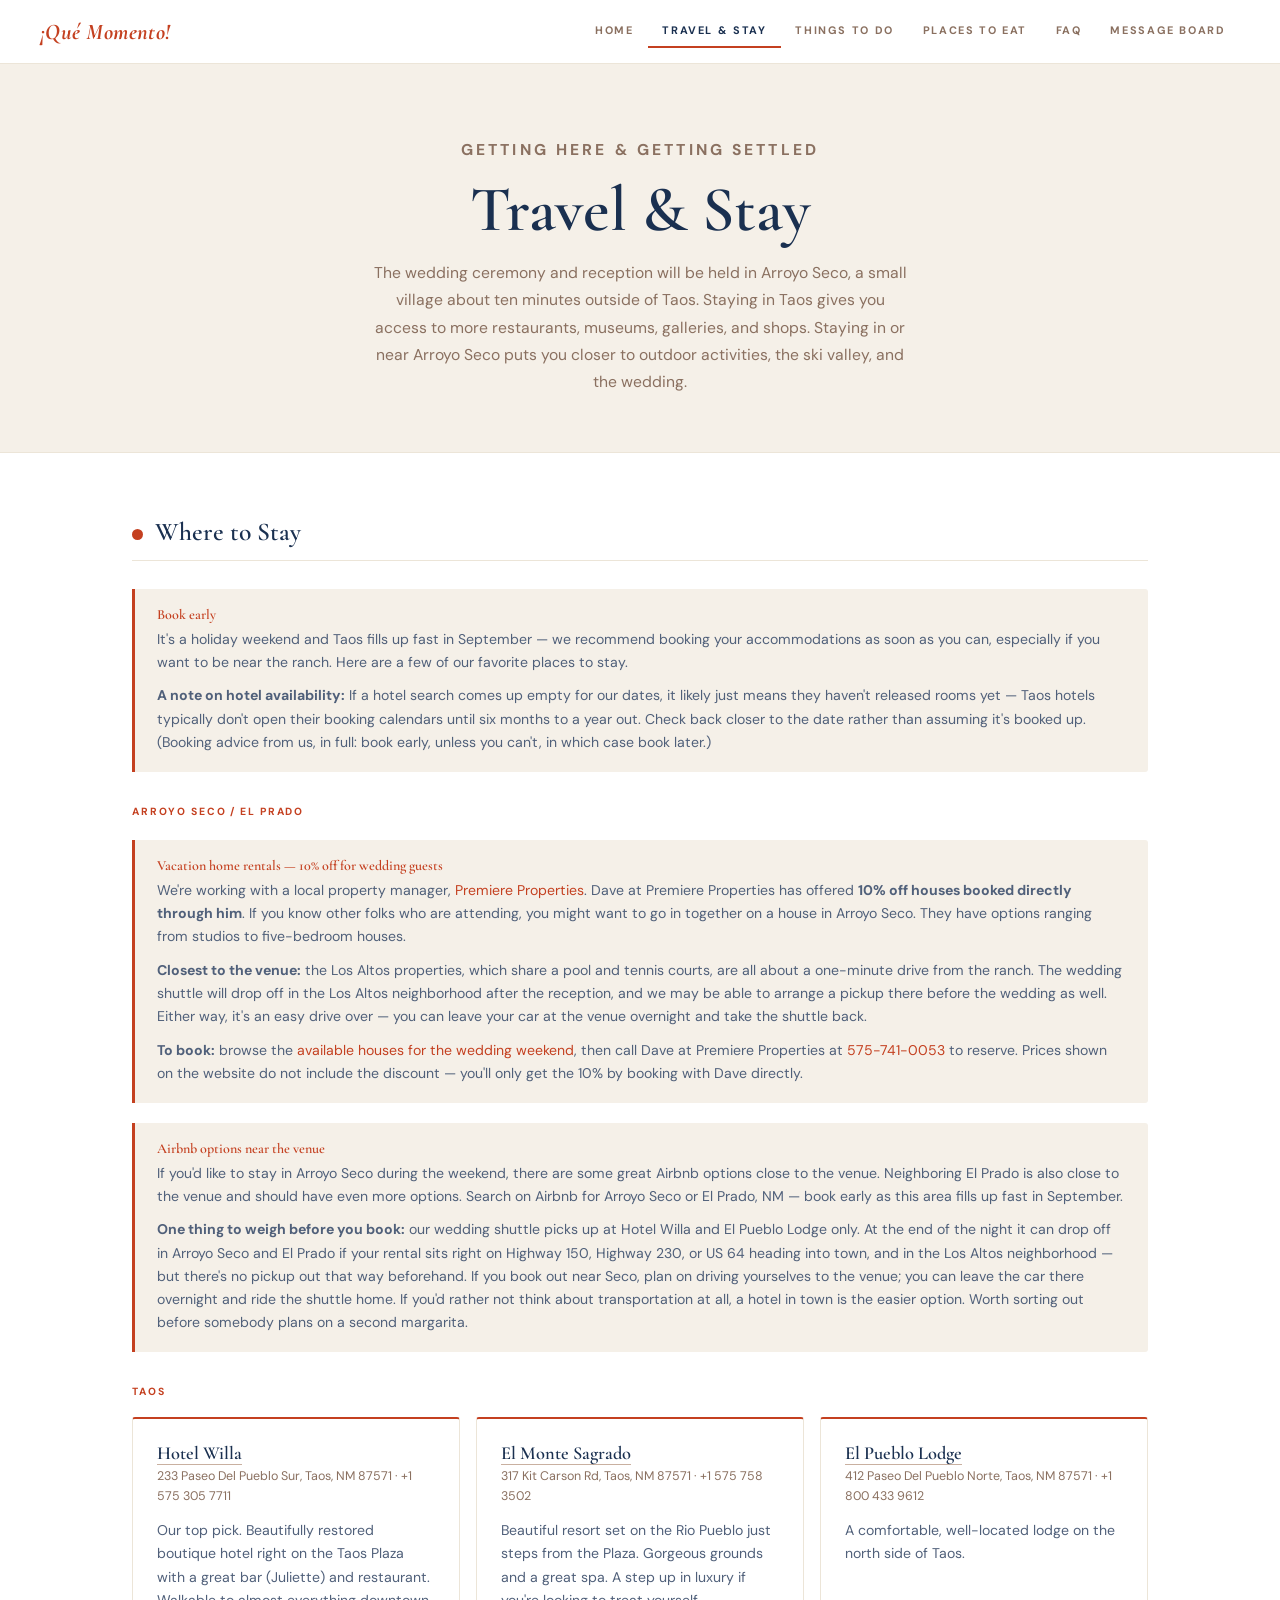
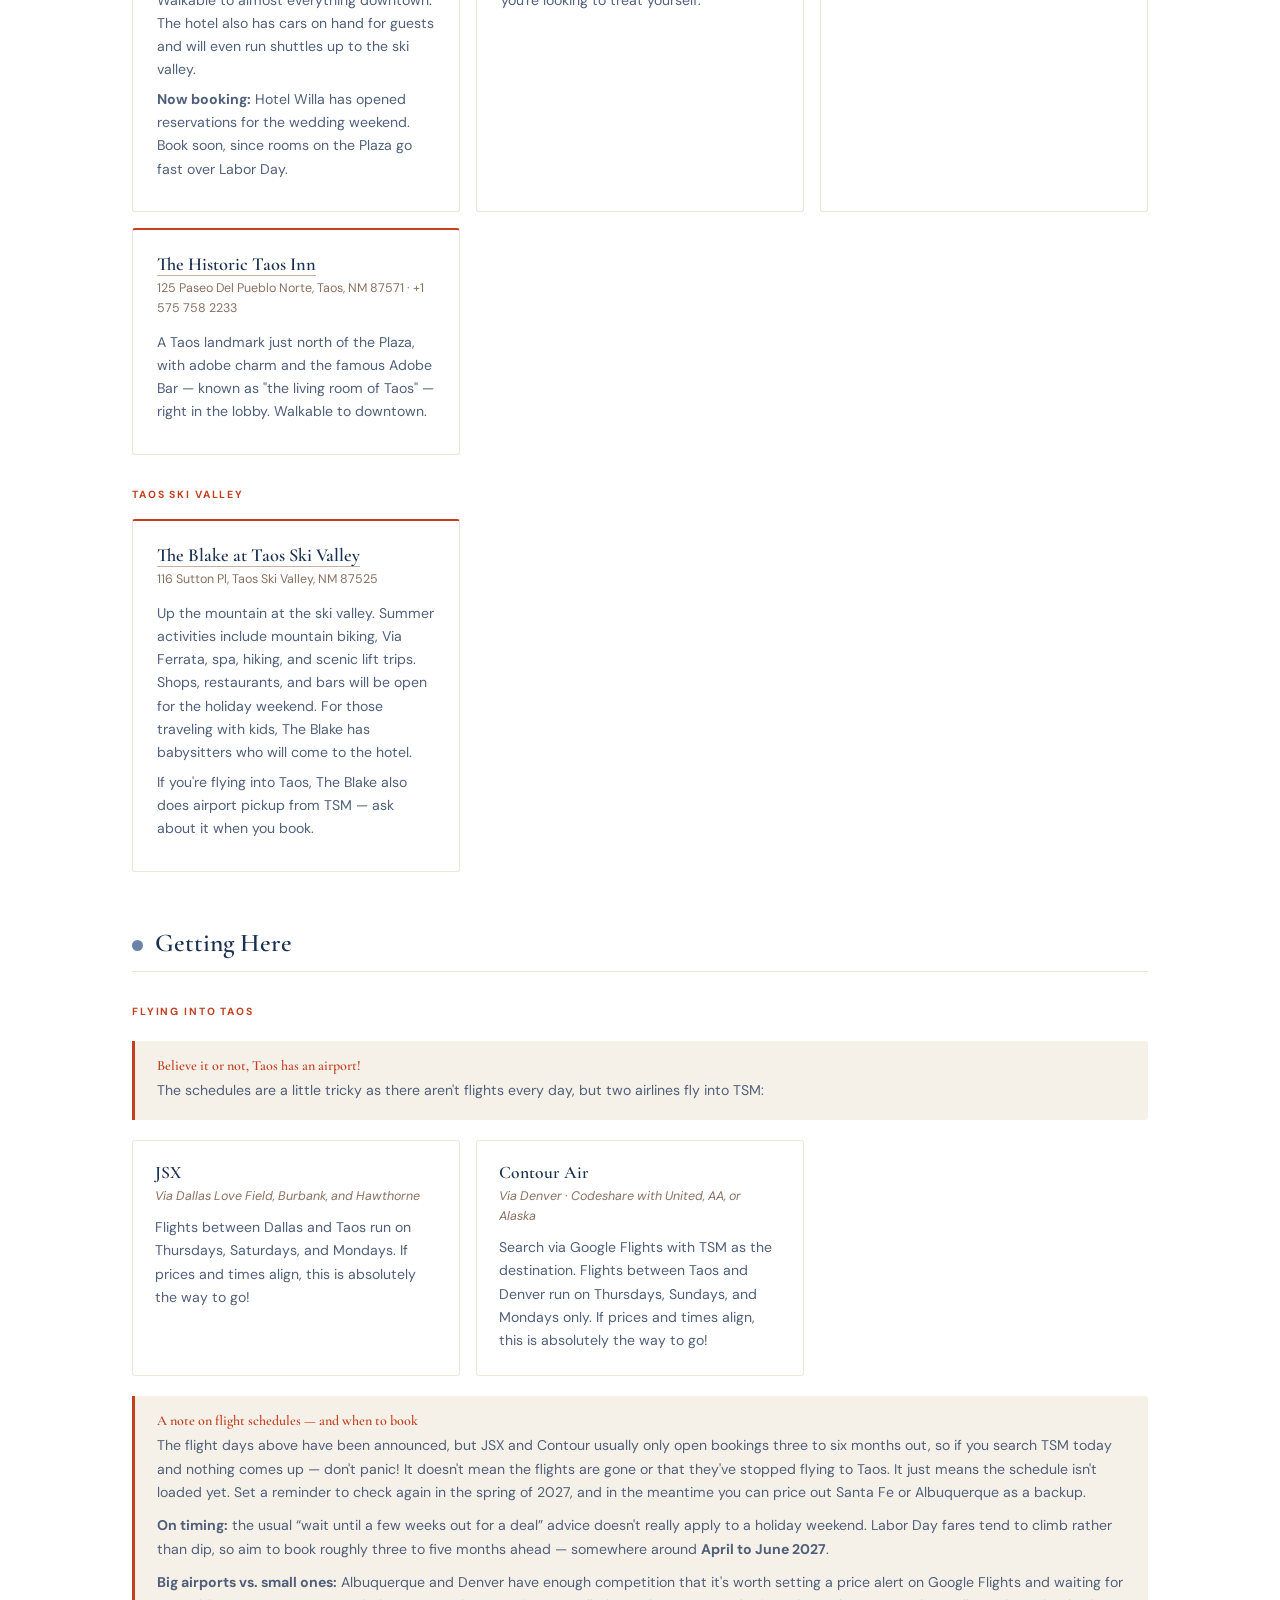
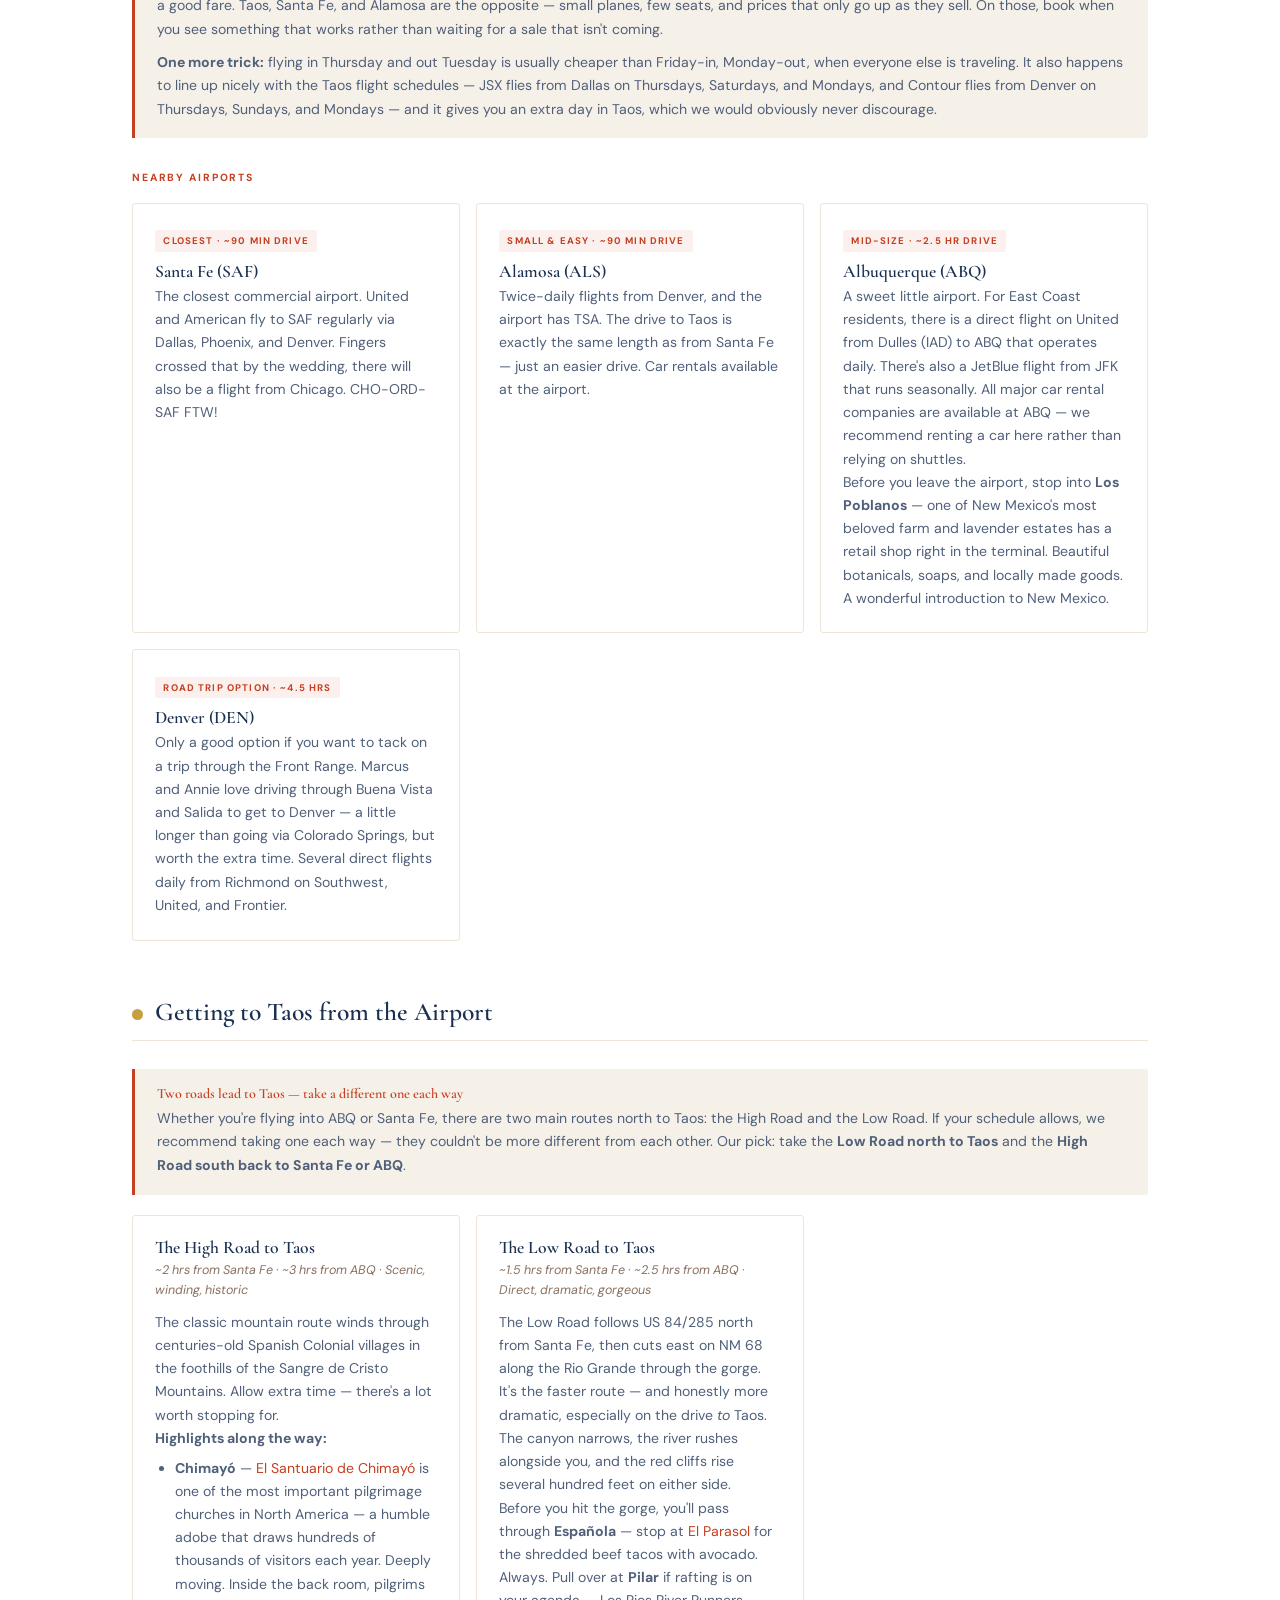
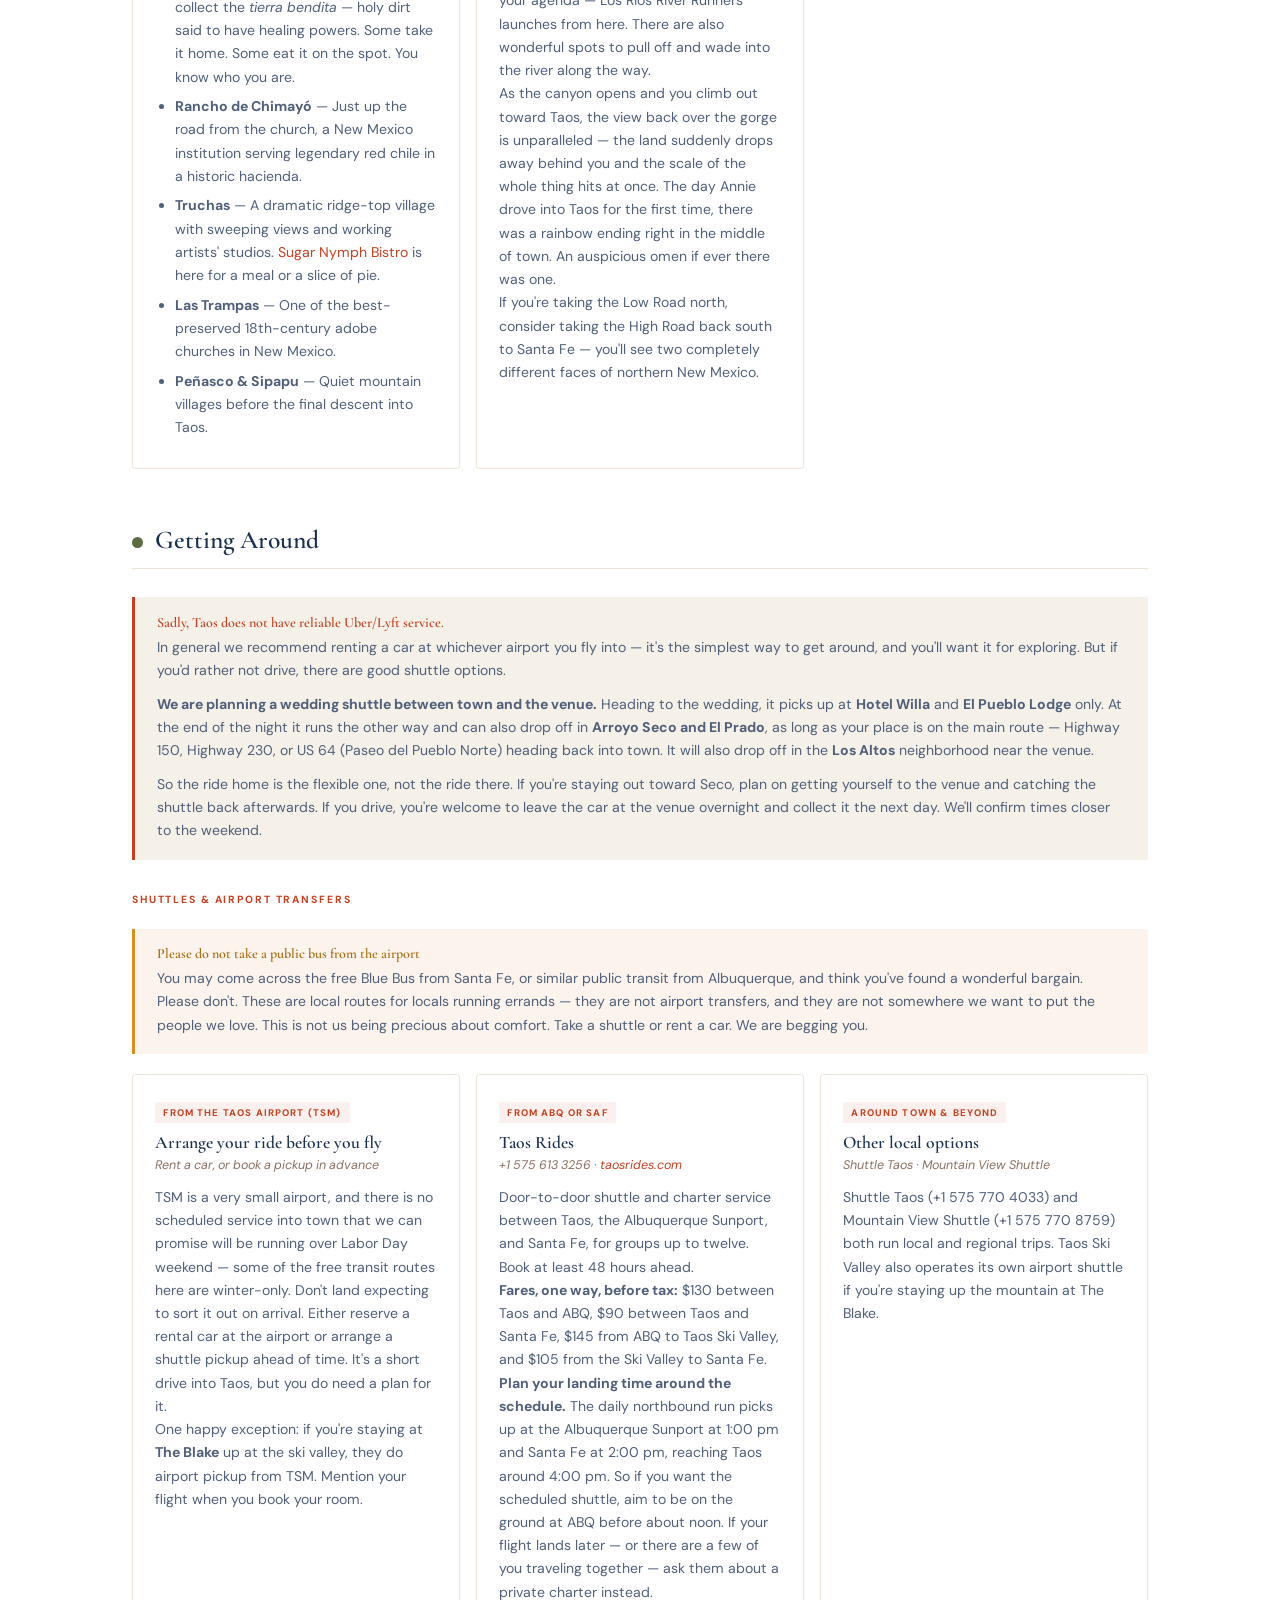
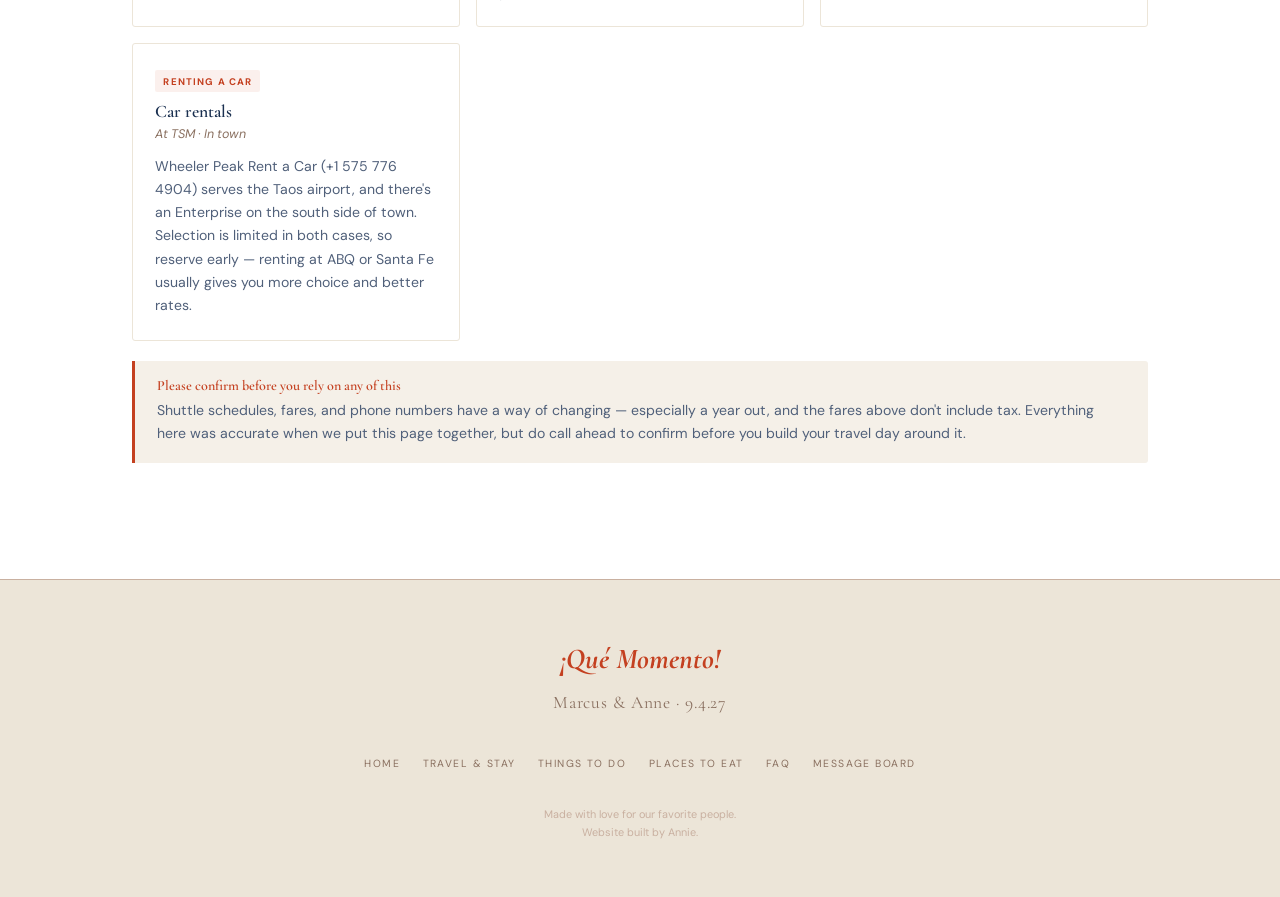
<file: travel.html>
<!DOCTYPE html>
<html lang="en">
<head>
  <meta charset="UTF-8" />
  <meta name="viewport" content="width=device-width, initial-scale=1.0" />
  <title>Travel &amp; Stay — Marcus &amp; Anne Wedding</title>
  <link rel="preconnect" href="https://fonts.googleapis.com" />
  <link rel="preconnect" href="https://fonts.gstatic.com" crossorigin />
  <link href="https://fonts.googleapis.com/css2?family=Cormorant+Garamond:ital,wght@0,300;0,400;0,600;0,700;1,300;1,400;1,600;1,700&family=DM+Sans:wght@400;600;700&display=swap" rel="stylesheet" />
  <meta property="og:type" content="website" />
  <meta property="og:title" content="¡Qué Momento! — Marcus &amp; Anne, 9.4.2027" />
  <meta property="og:description" content="Marcus &amp; Anne are getting married September 4, 2027 in Arroyo Seco, New Mexico." />
  <meta property="og:url" content="https://annielmetz-bot.github.io/Wedding-website/travel.html" />
  <meta property="og:image" content="https://annielmetz-bot.github.io/Wedding-website/images/share.jpg?v=2" />
  <meta property="og:image:width" content="1200" />
  <meta property="og:image:height" content="630" />
  <meta name="twitter:card" content="summary_large_image" />
  <link rel="icon" href="favicon.svg" type="image/svg+xml" />
  <link rel="apple-touch-icon" href="apple-touch-icon.png" />
  <link rel="stylesheet" href="styles.css" />
</head>
<body>

  <nav class="site-nav">
    <a href="index.html" class="nav-brand">¡Qué Momento!</a>
    <button class="nav-toggle" aria-label="Toggle menu" aria-expanded="false">
      <span></span><span></span><span></span>
    </button>
    <ul class="nav-links" id="navLinks">
      <li><a href="index.html">Home</a></li>
      <li><a href="travel.html" class="active">Travel &amp; Stay</a></li>
      <li><a href="todo.html">Things to Do</a></li>
      <li><a href="eat.html">Places to Eat</a></li>
      <li><a href="faq.html">FAQ</a></li>
      <li><a href="messages.html">Message Board</a></li>
    </ul>
  </nav>

  <div class="page-hero">
    <p class="eyebrow">Getting here &amp; getting settled</p>
    <h1>Travel &amp; Stay</h1>
    <p>The wedding ceremony and reception will be held in Arroyo Seco, a small village about ten minutes outside of Taos. Staying in Taos gives you access to more restaurants, museums, galleries, and shops. Staying in or near Arroyo Seco puts you closer to outdoor activities, the ski valley, and the wedding.</p>
  </div>

  <main class="content-body">

    <!-- WHERE TO STAY -->
    <div class="category-header">
      <span class="category-icon"><span class="dot dot-terracotta"></span></span>
      <h2>Where to Stay</h2>
    </div>

    <div class="info-box">
      <h4>Book early</h4>
      <p>It's a holiday weekend and Taos fills up fast in September — we recommend booking your accommodations as soon as you can, especially if you want to be near the ranch. Here are a few of our favorite places to stay.</p>
      <p><strong>A note on hotel availability:</strong> If a hotel search comes up empty for our dates, it likely just means they haven't released rooms yet — Taos hotels typically don't open their booking calendars until six months to a year out. Check back closer to the date rather than assuming it's booked up. (Booking advice from us, in full: book early, unless you can't, in which case book later.)</p>
    </div>

    <p class="subcategory">Arroyo Seco / El Prado</p>
    <div class="info-box">
      <h4>Vacation home rentals &mdash; 10% off for wedding guests</h4>
      <p>We're working with a local property manager, <a href="https://www.taosvacationhomes.com/all-rentals/?check_in=09%2F02%2F2027&amp;check_out=09%2F06%2F2027&amp;bedrooms=&amp;sleeps=1&amp;search_location=arroyo+seco&amp;submit=Search&amp;petspolicy=&amp;bathrooms=" target="_blank" rel="noopener">Premiere Properties</a>. Dave at Premiere Properties has offered <strong>10% off houses booked directly through him</strong>. If you know other folks who are attending, you might want to go in together on a house in Arroyo Seco. They have options ranging from studios to five-bedroom houses.</p>
      <p><strong>Closest to the venue:</strong> the Los Altos properties, which share a pool and tennis courts, are all about a one-minute drive from the ranch. The wedding shuttle will drop off in the Los Altos neighborhood after the reception, and we may be able to arrange a pickup there before the wedding as well. Either way, it's an easy drive over &mdash; you can leave your car at the venue overnight and take the shuttle back.</p>
      <p><strong>To book:</strong> browse the <a href="https://www.taosvacationhomes.com/all-rentals/?check_in=09%2F02%2F2027&amp;check_out=09%2F06%2F2027&amp;bedrooms=&amp;sleeps=1&amp;search_location=arroyo+seco&amp;submit=Search&amp;petspolicy=&amp;bathrooms=" target="_blank" rel="noopener">available houses for the wedding weekend</a>, then call Dave at Premiere Properties at <a href="tel:+15757410053">575-741-0053</a> to reserve. Prices shown on the website do not include the discount &mdash; you'll only get the 10% by booking with Dave directly.</p>
    </div>
    <div class="info-box">
      <h4>Airbnb options near the venue</h4>
      <p>If you'd like to stay in Arroyo Seco during the weekend, there are some great Airbnb options close to the venue. Neighboring El Prado is also close to the venue and should have even more options. Search on Airbnb for Arroyo Seco or El Prado, NM — book early as this area fills up fast in September.</p>
      <p><strong>One thing to weigh before you book:</strong> our wedding shuttle picks up at Hotel Willa and El Pueblo Lodge only. At the end of the night it can drop off in Arroyo Seco and El Prado if your rental sits right on Highway 150, Highway 230, or US 64 heading into town, and in the Los Altos neighborhood — but there's no pickup out that way beforehand. If you book out near Seco, plan on driving yourselves to the venue; you can leave the car there overnight and ride the shuttle home. If you'd rather not think about transportation at all, a hotel in town is the easier option. Worth sorting out before somebody plans on a second margarita.</p>
    </div>

    <p class="subcategory">Taos</p>
    <div class="hotels-grid">
      <div class="hotel-card">
        <h3><a href="https://maps.google.com/?q=Hotel+Willa+233+Paseo+Del+Pueblo+Sur+Taos+NM" target="_blank" rel="noopener">Hotel Willa</a></h3>
        <div class="hotel-location">233 Paseo Del Pueblo Sur, Taos, NM 87571 · +1 575 305 7711</div>
        <p>Our top pick. Beautifully restored boutique hotel right on the Taos Plaza with a great bar (Juliette) and restaurant. Walkable to almost everything downtown. The hotel also has cars on hand for guests and will even run shuttles up to the ski valley.</p>
        <p><strong>Now booking:</strong> Hotel Willa has opened reservations for the wedding weekend. Book soon, since rooms on the Plaza go fast over Labor Day.</p>
      </div>
      <div class="hotel-card">
        <h3><a href="https://maps.google.com/?q=El+Monte+Sagrado+317+Kit+Carson+Rd+Taos+NM" target="_blank" rel="noopener">El Monte Sagrado</a></h3>
        <div class="hotel-location">317 Kit Carson Rd, Taos, NM 87571 · +1 575 758 3502</div>
        <p>Beautiful resort set on the Rio Pueblo just steps from the Plaza. Gorgeous grounds and a great spa. A step up in luxury if you're looking to treat yourself.</p>
      </div>
      <div class="hotel-card">
        <h3><a href="https://maps.google.com/?q=El+Pueblo+Lodge+412+Paseo+Del+Pueblo+Norte+Taos+NM" target="_blank" rel="noopener">El Pueblo Lodge</a></h3>
        <div class="hotel-location">412 Paseo Del Pueblo Norte, Taos, NM 87571 · +1 800 433 9612</div>
        <p>A comfortable, well-located lodge on the north side of Taos.</p>
      </div>
      <div class="hotel-card">
        <h3><a href="https://maps.google.com/?q=The+Historic+Taos+Inn+125+Paseo+Del+Pueblo+Norte+Taos+NM" target="_blank" rel="noopener">The Historic Taos Inn</a></h3>
        <div class="hotel-location">125 Paseo Del Pueblo Norte, Taos, NM 87571 · +1 575 758 2233</div>
        <p>A Taos landmark just north of the Plaza, with adobe charm and the famous Adobe Bar — known as "the living room of Taos" — right in the lobby. Walkable to downtown.</p>
      </div>
    </div>

    <p class="subcategory">Taos Ski Valley</p>
    <div class="hotels-grid">
      <div class="hotel-card">
        <h3><a href="https://maps.google.com/?q=The+Blake+Hotel+116+Sutton+Pl+Taos+Ski+Valley+NM" target="_blank" rel="noopener">The Blake at Taos Ski Valley</a></h3>
        <div class="hotel-location">116 Sutton Pl, Taos Ski Valley, NM 87525</div>
        <p>Up the mountain at the ski valley. Summer activities include mountain biking, Via Ferrata, spa, hiking, and scenic lift trips. Shops, restaurants, and bars will be open for the holiday weekend. For those traveling with kids, The Blake has babysitters who will come to the hotel.</p>
        <p>If you're flying into Taos, The Blake also does airport pickup from TSM &mdash; ask about it when you book.</p>
      </div>
    </div>

    <!-- GETTING THERE -->
    <div class="category-header">
      <span class="category-icon"><span class="dot dot-blue"></span></span>
      <h2>Getting Here</h2>
    </div>

    <p class="subcategory">Flying into Taos</p>
    <div class="info-box">
      <h4>Believe it or not, Taos has an airport!</h4>
      <p>The schedules are a little tricky as there aren't flights every day, but two airlines fly into TSM:</p>
    </div>
    <div class="listings-grid">
      <div class="listing-card">
        <h3>JSX</h3>
        <div class="listing-sub">Via Dallas Love Field, Burbank, and Hawthorne</div>
        <p>Flights between Dallas and Taos run on Thursdays, Saturdays, and Mondays. If prices and times align, this is absolutely the way to go!</p>
      </div>
      <div class="listing-card">
        <h3>Contour Air</h3>
        <div class="listing-sub">Via Denver · Codeshare with United, AA, or Alaska</div>
        <p>Search via Google Flights with TSM as the destination. Flights between Taos and Denver run on Thursdays, Sundays, and Mondays only. If prices and times align, this is absolutely the way to go!</p>
      </div>
    </div>

    <div class="info-box">
      <h4>A note on flight schedules &mdash; and when to book</h4>
      <p>The flight days above have been announced, but JSX and Contour usually only open bookings three to six months out, so if you search TSM today and nothing comes up &mdash; don't panic! It doesn't mean the flights are gone or that they've stopped flying to Taos. It just means the schedule isn't loaded yet. Set a reminder to check again in the spring of 2027, and in the meantime you can price out Santa Fe or Albuquerque as a backup.</p>
      <p><strong>On timing:</strong> the usual &ldquo;wait until a few weeks out for a deal&rdquo; advice doesn't really apply to a holiday weekend. Labor Day fares tend to climb rather than dip, so aim to book roughly three to five months ahead &mdash; somewhere around <strong>April to June 2027</strong>.</p>
      <p><strong>Big airports vs. small ones:</strong> Albuquerque and Denver have enough competition that it's worth setting a price alert on Google Flights and waiting for a good fare. Taos, Santa Fe, and Alamosa are the opposite &mdash; small planes, few seats, and prices that only go up as they sell. On those, book when you see something that works rather than waiting for a sale that isn't coming.</p>
      <p><strong>One more trick:</strong> flying in Thursday and out Tuesday is usually cheaper than Friday-in, Monday-out, when everyone else is traveling. It also happens to line up nicely with the Taos flight schedules &mdash; JSX flies from Dallas on Thursdays, Saturdays, and Mondays, and Contour flies from Denver on Thursdays, Sundays, and Mondays &mdash; and it gives you an extra day in Taos, which we would obviously never discourage.</p>
    </div>

    <p class="subcategory">Nearby airports</p>
    <div class="listings-grid">
      <div class="listing-card">
        <span class="listing-card-tag">Closest · ~90 min drive</span>
        <h3>Santa Fe (SAF)</h3>
        <p>The closest commercial airport. United and American fly to SAF regularly via Dallas, Phoenix, and Denver. Fingers crossed that by the wedding, there will also be a flight from Chicago. CHO-ORD-SAF FTW!</p>
      </div>
      <div class="listing-card">
        <span class="listing-card-tag">Small &amp; easy · ~90 min drive</span>
        <h3>Alamosa (ALS)</h3>
        <p>Twice-daily flights from Denver, and the airport has TSA. The drive to Taos is exactly the same length as from Santa Fe — just an easier drive. Car rentals available at the airport.</p>
      </div>
      <div class="listing-card">
        <span class="listing-card-tag">Mid-size · ~2.5 hr drive</span>
        <h3>Albuquerque (ABQ)</h3>
        <p>A sweet little airport. For East Coast residents, there is a direct flight on United from Dulles (IAD) to ABQ that operates daily. There's also a JetBlue flight from JFK that runs seasonally. All major car rental companies are available at ABQ — we recommend renting a car here rather than relying on shuttles.</p>
        <p>Before you leave the airport, stop into <strong>Los Poblanos</strong> — one of New Mexico's most beloved farm and lavender estates has a retail shop right in the terminal. Beautiful botanicals, soaps, and locally made goods. A wonderful introduction to New Mexico.</p>
      </div>
      <div class="listing-card">
        <span class="listing-card-tag">Road trip option · ~4.5 hrs</span>
        <h3>Denver (DEN)</h3>
        <p>Only a good option if you want to tack on a trip through the Front Range. Marcus and Annie love driving through Buena Vista and Salida to get to Denver — a little longer than going via Colorado Springs, but worth the extra time. Several direct flights daily from Richmond on Southwest, United, and Frontier.</p>
      </div>
    </div>

    <!-- GETTING TO TAOS -->
    <div class="category-header">
      <span class="category-icon"><span class="dot dot-gold"></span></span>
      <h2>Getting to Taos from the Airport</h2>
    </div>

    <div class="info-box">
      <h4>Two roads lead to Taos — take a different one each way</h4>
      <p>Whether you're flying into ABQ or Santa Fe, there are two main routes north to Taos: the High Road and the Low Road. If your schedule allows, we recommend taking one each way — they couldn't be more different from each other. Our pick: take the <strong>Low Road north to Taos</strong> and the <strong>High Road south back to Santa Fe or ABQ</strong>.</p>
    </div>

    <div class="listings-grid">
      <div class="listing-card">
        <h3>The High Road to Taos</h3>
        <div class="listing-sub">~2 hrs from Santa Fe · ~3 hrs from ABQ · Scenic, winding, historic</div>
        <p>The classic mountain route winds through centuries-old Spanish Colonial villages in the foothills of the Sangre de Cristo Mountains. Allow extra time — there's a lot worth stopping for.</p>
        <p><strong>Highlights along the way:</strong></p>
        <ul>
          <li><strong>Chimayó</strong> — <a href="https://maps.google.com/?q=El+Santuario+de+Chimayo+NM" target="_blank" rel="noopener">El Santuario de Chimayó</a> is one of the most important pilgrimage churches in North America — a humble adobe that draws hundreds of thousands of visitors each year. Deeply moving. Inside the back room, pilgrims collect the <em>tierra bendita</em> — holy dirt said to have healing powers. Some take it home. Some eat it on the spot. You know who you are.</li>
          <li><strong>Rancho de Chimayó</strong> — Just up the road from the church, a New Mexico institution serving legendary red chile in a historic hacienda.</li>
          <li><strong>Truchas</strong> — A dramatic ridge-top village with sweeping views and working artists' studios. <a href="eat.html">Sugar Nymph Bistro</a> is here for a meal or a slice of pie.</li>
          <li><strong>Las Trampas</strong> — One of the best-preserved 18th-century adobe churches in New Mexico.</li>
          <li><strong>Peñasco &amp; Sipapu</strong> — Quiet mountain villages before the final descent into Taos.</li>
        </ul>
      </div>
      <div class="listing-card">
        <h3>The Low Road to Taos</h3>
        <div class="listing-sub">~1.5 hrs from Santa Fe · ~2.5 hrs from ABQ · Direct, dramatic, gorgeous</div>
        <p>The Low Road follows US 84/285 north from Santa Fe, then cuts east on NM 68 along the Rio Grande through the gorge. It's the faster route — and honestly more dramatic, especially on the drive <em>to</em> Taos. The canyon narrows, the river rushes alongside you, and the red cliffs rise several hundred feet on either side.</p>
        <p>Before you hit the gorge, you'll pass through <strong>Española</strong> — stop at <a href="eat.html">El Parasol</a> for the shredded beef tacos with avocado. Always. Pull over at <strong>Pilar</strong> if rafting is on your agenda — Los Rios River Runners launches from here. There are also wonderful spots to pull off and wade into the river along the way.</p>
        <p>As the canyon opens and you climb out toward Taos, the view back over the gorge is unparalleled — the land suddenly drops away behind you and the scale of the whole thing hits at once. The day Annie drove into Taos for the first time, there was a rainbow ending right in the middle of town. An auspicious omen if ever there was one.</p>
        <p>If you're taking the Low Road north, consider taking the High Road back south to Santa Fe — you'll see two completely different faces of northern New Mexico.</p>
      </div>
    </div>

    <!-- GETTING AROUND -->
    <div class="category-header">
      <span class="category-icon"><span class="dot dot-sage"></span></span>
      <h2>Getting Around</h2>
    </div>

    <div class="info-box">
      <h4>Sadly, Taos does not have reliable Uber/Lyft service.</h4>
      <p>In general we recommend renting a car at whichever airport you fly into &mdash; it's the simplest way to get around, and you'll want it for exploring. But if you'd rather not drive, there are good shuttle options.</p>
      <p><strong>We are planning a wedding shuttle between town and the venue.</strong> Heading to the wedding, it picks up at <strong>Hotel Willa</strong> and <strong>El Pueblo Lodge</strong> only. At the end of the night it runs the other way and can also drop off in <strong>Arroyo Seco and El Prado</strong>, as long as your place is on the main route &mdash; Highway 150, Highway 230, or US 64 (Paseo del Pueblo Norte) heading back into town. It will also drop off in the <strong>Los Altos</strong> neighborhood near the venue.</p>
      <p>So the ride home is the flexible one, not the ride there. If you're staying out toward Seco, plan on getting yourself to the venue and catching the shuttle back afterwards. If you drive, you're welcome to leave the car at the venue overnight and collect it the next day. We'll confirm times closer to the weekend.</p>
    </div>

    <p class="subcategory">Shuttles &amp; airport transfers</p>

    <div class="info-box caution">
      <h4>Please do not take a public bus from the airport</h4>
      <p>You may come across the free Blue Bus from Santa Fe, or similar public transit from Albuquerque, and think you've found a wonderful bargain. Please don't. These are local routes for locals running errands &mdash; they are not airport transfers, and they are not somewhere we want to put the people we love. This is not us being precious about comfort. Take a shuttle or rent a car. We are begging you.</p>
    </div>

    <div class="listings-grid">
      <div class="listing-card">
        <span class="listing-card-tag">From the Taos airport (TSM)</span>
        <h3>Arrange your ride before you fly</h3>
        <div class="listing-sub">Rent a car, or book a pickup in advance</div>
        <p>TSM is a very small airport, and there is no scheduled service into town that we can promise will be running over Labor Day weekend &mdash; some of the free transit routes here are winter-only. Don't land expecting to sort it out on arrival. Either reserve a rental car at the airport or arrange a shuttle pickup ahead of time. It's a short drive into Taos, but you do need a plan for it.</p>
        <p>One happy exception: if you're staying at <strong>The Blake</strong> up at the ski valley, they do airport pickup from TSM. Mention your flight when you book your room.</p>
      </div>
      <div class="listing-card">
        <span class="listing-card-tag">From ABQ or SAF</span>
        <h3>Taos Rides</h3>
        <div class="listing-sub">+1 575 613 3256 &middot; <a href="https://taosrides.com" target="_blank" rel="noopener">taosrides.com</a></div>
        <p>Door-to-door shuttle and charter service between Taos, the Albuquerque Sunport, and Santa Fe, for groups up to twelve. Book at least 48 hours ahead.</p>
        <p><strong>Fares, one way, before tax:</strong> $130 between Taos and ABQ, $90 between Taos and Santa Fe, $145 from ABQ to Taos Ski Valley, and $105 from the Ski Valley to Santa Fe.</p>
        <p><strong>Plan your landing time around the schedule.</strong> The daily northbound run picks up at the Albuquerque Sunport at 1:00 pm and Santa Fe at 2:00 pm, reaching Taos around 4:00 pm. So if you want the scheduled shuttle, aim to be on the ground at ABQ before about noon. If your flight lands later &mdash; or there are a few of you traveling together &mdash; ask them about a private charter instead.</p>
      </div>
      <div class="listing-card">
        <span class="listing-card-tag">Around town &amp; beyond</span>
        <h3>Other local options</h3>
        <div class="listing-sub">Shuttle Taos &middot; Mountain View Shuttle</div>
        <p>Shuttle Taos (+1 575 770 4033) and Mountain View Shuttle (+1 575 770 8759) both run local and regional trips. Taos Ski Valley also operates its own airport shuttle if you're staying up the mountain at The Blake.</p>
      </div>
      <div class="listing-card">
        <span class="listing-card-tag">Renting a car</span>
        <h3>Car rentals</h3>
        <div class="listing-sub">At TSM &middot; In town</div>
        <p>Wheeler Peak Rent a Car (+1 575 776 4904) serves the Taos airport, and there's an Enterprise on the south side of town. Selection is limited in both cases, so reserve early &mdash; renting at ABQ or Santa Fe usually gives you more choice and better rates.</p>
      </div>
    </div>

    <div class="info-box">
      <h4>Please confirm before you rely on any of this</h4>
      <p>Shuttle schedules, fares, and phone numbers have a way of changing &mdash; especially a year out, and the fares above don't include tax. Everything here was accurate when we put this page together, but do call ahead to confirm before you build your travel day around it.</p>
    </div>

  </main>

  <footer class="site-footer">
    <div class="footer-brand">¡Qué Momento!</div>
    <div class="footer-names">Marcus &amp; Anne · 9.4.27</div>
    <ul class="footer-links">
      <li><a href="index.html">Home</a></li>
      <li><a href="travel.html">Travel &amp; Stay</a></li>
      <li><a href="todo.html">Things to Do</a></li>
      <li><a href="eat.html">Places to Eat</a></li>
      <li><a href="faq.html">FAQ</a></li>
      <li><a href="messages.html">Message Board</a></li>
    </ul>
    <p class="footer-copy">Made with love for our favorite people.</p>
    <p class="footer-copy">Website built by Annie.</p>
  </footer>

  <script src="script.js"></script>
</body>
</html>
</file>
<file: styles.css>
/* ============================================
   CSS Variables — Artful Southwest Americana
   ============================================ */
:root {
  --linen:          #f5f0e8;
  --linen-dark:     #ece5d8;
  --white:          #ffffff;
  --terracotta:     #c44020;
  --terracotta-lt:  #d45a38;
  --marigold:       #d49020;
  --sage:           #5c6b40;
  --sage-lt:        #7a8f58;
  --dusty-blue:     #6b82a8;
  --navy:           #1a3050;
  --blush:          #c9b0a0;
  --gold:           #c4a040;
  --dark:           #1a3050;
  --medium:         #50607a;
  --light-text:     #8a7060;

  --font-display:   'Cormorant Garamond', Georgia, serif;
  --font-body:      'DM Sans', system-ui, sans-serif;

  --nav-h:    64px;
  --max-w:    1080px;
  --radius:   3px;
  --shadow:   0 2px 12px rgba(30,18,8,.08);
  --shadow-lg:0 6px 32px rgba(30,18,8,.14);
}

*, *::before, *::after { box-sizing: border-box; margin: 0; padding: 0; }
html { scroll-behavior: smooth; font-size: 16px; }
body {
  background: var(--white);
  color: var(--dark);
  font-family: var(--font-body);
  line-height: 1.6;
}
img { max-width: 100%; display: block; }
a { color: var(--terracotta); text-decoration: none; }
a:hover { text-decoration: underline; }

/* ============================================
   Typography
   ============================================ */
h1,h2,h3,h4 {
  font-family: var(--font-display);
  font-weight: 600;
  line-height: 1.15;
}

.eyebrow {
  font-size: .68rem;
  font-weight: 700;
  letter-spacing: .2em;
  text-transform: uppercase;
  color: var(--light-text);
}

/* ============================================
   Navigation
   ============================================ */
.site-nav {
  position: sticky;
  top: 0;
  z-index: 100;
  height: var(--nav-h);
  background: var(--white);
  display: flex;
  align-items: center;
  padding: 0 2.5rem;
  gap: 1rem;
  border-bottom: 1px solid var(--linen-dark);
}

.nav-brand {
  font-family: var(--font-display);
  font-size: 1.4rem;
  font-weight: 700;
  font-style: italic;
  color: var(--terracotta);
  letter-spacing: .02em;
  white-space: nowrap;
  flex-shrink: 0;
  text-decoration: none;
}
.nav-brand:hover { opacity: .75; text-decoration: none; }

.nav-links {
  display: flex;
  align-items: center;
  list-style: none;
  margin-left: auto;
}

.nav-links a {
  display: block;
  padding: .4rem .9rem;
  font-size: .68rem;
  font-weight: 700;
  letter-spacing: .15em;
  text-transform: uppercase;
  color: var(--light-text);
  text-decoration: none;
  transition: color .2s;
  border-bottom: 2px solid transparent;
}
.nav-links a:hover,
.nav-links a.active {
  color: var(--dark);
  border-bottom-color: var(--terracotta);
  text-decoration: none;
}

/* Hamburger */
.nav-toggle {
  display: none;
  background: none;
  border: none;
  cursor: pointer;
  padding: .4rem;
  margin-left: auto;
  flex-direction: column;
  gap: 5px;
}
.nav-toggle span {
  display: block;
  width: 22px;
  height: 2px;
  background: var(--medium);
  border-radius: 2px;
  transition: transform .25s, opacity .25s;
}
.nav-toggle.open span:nth-child(1) { transform: translateY(7px) rotate(45deg); }
.nav-toggle.open span:nth-child(2) { opacity: 0; }
.nav-toggle.open span:nth-child(3) { transform: translateY(-7px) rotate(-45deg); }

/* ============================================
   Hero — Home Page
   ============================================ */
.hero {
  background: var(--linen);
  min-height: calc(100vh - var(--nav-h));
  display: flex;
  flex-direction: column;
  align-items: center;
  justify-content: center;
  text-align: center;
  padding: 5rem 2rem 4rem;
  position: relative;
}

.hero-tagline {
  font-size: .68rem;
  font-weight: 700;
  letter-spacing: .35em;
  text-transform: uppercase;
  color: var(--light-text);
  margin-bottom: 2.5rem;
}

.hero-rule {
  width: 40px;
  height: 1px;
  background: var(--terracotta);
  margin: 0 auto 2.5rem;
}

.hero-names {
  font-family: var(--font-display);
  font-size: clamp(4rem, 12vw, 9rem);
  font-weight: 400;
  font-style: italic;
  color: var(--navy);
  line-height: 1;
  letter-spacing: -.01em;
  margin-bottom: 1.5rem;
}

.hero-amp {
  font-size: .3em;
  font-style: normal;
  font-weight: 300;
  color: var(--light-text);
  display: block;
  letter-spacing: .2em;
  text-transform: uppercase;
  margin: .5rem 0;
}

.hero-date {
  font-size: .72rem;
  font-weight: 700;
  letter-spacing: .22em;
  text-transform: uppercase;
  color: var(--medium);
  line-height: 2;
}

.hero-intro {
  max-width: 520px;
  margin: 2rem auto 0;
  font-size: 1rem;
  color: var(--light-text);
  line-height: 1.75;
}

.hero-scroll {
  position: absolute;
  bottom: 2rem;
  left: 50%;
  transform: translateX(-50%);
  font-size: .62rem;
  letter-spacing: .15em;
  text-transform: uppercase;
  color: var(--blush);
  animation: bounce 2.5s ease-in-out infinite;
}
.hero-scroll::after { content: ' ↓'; }

@keyframes bounce {
  0%, 100% { transform: translateX(-50%) translateY(0); }
  50%       { transform: translateX(-50%) translateY(6px); }
}

/* ============================================
   Ticker
   ============================================ */
.ticker-wrap {
  background: var(--terracotta);
  overflow: hidden;
  padding: .65rem 0;
}
.ticker-track {
  display: flex;
  white-space: nowrap;
  animation: ticker 30s linear infinite;
}
.ticker-track > span {
  font-size: .65rem;
  font-weight: 700;
  text-transform: uppercase;
  color: rgba(245,240,232,.9);
  padding: 0 2.5rem;
}
/* Wave characters */
.ticker-track .wave-char {
  display: inline-block;
  letter-spacing: 0;
  margin-right: .18em;
  animation: wave-char 1.6s ease-in-out infinite;
}
.ticker-track .wave-space {
  margin-right: .9em;
}
@keyframes ticker {
  0%   { transform: translateX(0); }
  100% { transform: translateX(-50%); }
}
@keyframes wave-char {
  0%, 100% { transform: translateY(0); }
  50%       { transform: translateY(-5px); }
}

/* ============================================
   Sections — shared
   ============================================ */
.section {
  padding: 5rem 2rem;
  max-width: var(--max-w);
  margin: 0 auto;
}

.section-header {
  text-align: center;
  margin-bottom: 3rem;
}
.section-header h2 {
  font-size: clamp(2rem, 5vw, 3rem);
  color: var(--navy);
  margin-top: .5rem;
}

/* ============================================
   Our Story
   ============================================ */
.story-wrap {
  background: var(--white);
}
.story-grid {
  display: grid;
  grid-template-columns: 1fr 1fr;
  gap: 5rem;
  align-items: start;
  max-width: var(--max-w);
  margin: 0 auto;
  padding: 5rem 2rem;
}
.story-text h2 {
  font-size: clamp(2rem, 4vw, 2.8rem);
  color: var(--navy);
  margin-bottom: 1.75rem;
}
.story-text p {
  font-size: 1rem;
  color: var(--medium);
  line-height: 1.85;
  margin-bottom: 1.2rem;
}
.story-text p:last-child { margin-bottom: 0; }

.story-image img {
  width: 100%;
  aspect-ratio: 3/4;
  object-fit: cover;
  border-radius: var(--radius);
  box-shadow: var(--shadow-lg);
}

/* ============================================
   Gallery strip
   ============================================ */
.gallery-strip {
  background: var(--dark);
  padding: 0;
}
.gallery-strip-inner {
  display: flex;
  overflow-x: auto;
  -webkit-overflow-scrolling: touch;
  gap: 3px;
  cursor: grab;
  scrollbar-width: none;
}
.gallery-strip-inner::-webkit-scrollbar { display: none; }
.gallery-strip-inner.dragging { cursor: grabbing; user-select: none; }
.gallery-strip-item {
  flex: 0 0 auto;
  width: 380px;
  height: 440px;
  cursor: pointer;
  overflow: hidden;
  position: relative;
}
.gallery-caption {
  position: absolute;
  bottom: 0;
  left: 0;
  right: 0;
  padding: .5rem .85rem;
  background: linear-gradient(to top, rgba(26,48,80,.72) 0%, transparent 100%);
  color: rgba(245,240,232,.95);
  font-size: .6rem;
  font-weight: 700;
  letter-spacing: .14em;
  text-transform: uppercase;
  pointer-events: none;
}
.gallery-strip-item img {
  width: 100%;
  height: 100%;
  object-fit: cover;
  object-position: top;
  display: block;
  transition: transform .4s ease, opacity .3s;
  opacity: .88;
}
.gallery-strip-item:hover img { transform: scale(1.05); opacity: 1; }

/* ============================================
   Weekend Schedule
   ============================================ */
.schedule-wrap {
  background: var(--terracotta);
}
.schedule-inner {
  max-width: var(--max-w);
  margin: 0 auto;
  padding: 5rem 2rem;
}
.schedule-inner .eyebrow { color: rgba(245,240,232,.6); }
.schedule-inner h2 {
  font-size: clamp(2rem, 5vw, 3rem);
  color: var(--white);
  margin: .5rem 0 3rem;
  text-align: center;
}
.schedule-grid {
  display: grid;
  grid-template-columns: 1fr 1fr;
  gap: 2rem;
}
.schedule-card {
  background: rgba(255,255,255,.1);
  border: 1px solid rgba(255,255,255,.18);
  border-radius: var(--radius);
  padding: 2rem;
}
.schedule-card-day {
  font-size: .63rem;
  font-weight: 700;
  letter-spacing: .2em;
  text-transform: uppercase;
  color: rgba(245,240,232,.6);
  margin-bottom: 1rem;
}
.schedule-card h3 {
  font-size: 1.7rem;
  color: var(--white);
  font-family: var(--font-display);
  margin-bottom: .75rem;
}
.schedule-event-row {
  display: flex;
  gap: .75rem;
  align-items: baseline;
  margin-bottom: .9rem;
}
.schedule-event-row:last-child { margin-bottom: 0; }
.schedule-time {
  font-size: .62rem;
  font-weight: 700;
  letter-spacing: .08em;
  color: rgba(245,240,232,.55);
  flex-shrink: 0;
  width: 3.75rem;
  padding-top: .15rem;
}
.schedule-card p {
  font-size: .92rem;
  color: rgba(245,240,232,.8);
  line-height: 1.75;
  margin-bottom: .4rem;
}
.schedule-card a {
  color: rgba(245,240,232,.92);
  text-decoration: underline;
  text-underline-offset: 2px;
}

/* ============================================
   Explore tiles (where to stay / things to do)
   ============================================ */
.explore-wrap {
  background: var(--linen);
}
.explore-grid {
  display: grid;
  grid-template-columns: 1fr 1fr;
  gap: 1.5rem;
  max-width: var(--max-w);
  margin: 0 auto;
  padding: 5rem 2rem;
}
.explore-card {
  background: var(--white);
  border: 1px solid var(--linen-dark);
  border-radius: var(--radius);
  padding: 2.5rem;
  text-decoration: none;
  display: block;
  transition: box-shadow .2s, transform .2s;
}
.explore-card:hover {
  box-shadow: var(--shadow-lg);
  transform: translateY(-3px);
  text-decoration: none;
}
.explore-card .eyebrow { margin-bottom: .75rem; }
.explore-card h3 {
  font-size: 1.8rem;
  color: var(--navy);
  margin-bottom: .75rem;
}
.explore-card p {
  font-size: .9rem;
  color: var(--light-text);
  line-height: 1.65;
  margin-bottom: 1.25rem;
}
.explore-card .link-text {
  font-size: .7rem;
  font-weight: 700;
  letter-spacing: .14em;
  text-transform: uppercase;
  color: var(--terracotta);
}

/* ============================================
   Page tiles nav (home page 5-tile grid)
   ============================================ */
.tiles-wrap {
  background: var(--white);
}
.tiles-header {
  text-align: center;
  padding: 5rem 2rem 2.5rem;
  max-width: var(--max-w);
  margin: 0 auto;
}
.tiles-header h2 {
  font-size: clamp(1.8rem, 4vw, 2.6rem);
  color: var(--navy);
  margin-top: .5rem;
}
.page-tiles {
  display: grid;
  grid-template-columns: repeat(auto-fit, minmax(180px, 1fr));
  gap: 1px;
  background: var(--linen-dark);
  border-top: 1px solid var(--linen-dark);
}
.page-tile {
  background: var(--white);
  padding: 2.5rem 1.5rem;
  text-align: center;
  text-decoration: none;
  display: flex;
  flex-direction: column;
  align-items: center;
  gap: .75rem;
  transition: background .2s;
}
.page-tile:hover { background: var(--linen); text-decoration: none; }
.page-tile-icon { font-size: 1.8rem; }
.page-tile h3 {
  font-size: 1rem;
  color: var(--navy);
  font-family: var(--font-display);
}
.page-tile p {
  font-size: .8rem;
  color: var(--light-text);
  line-height: 1.5;
}

/* ============================================
   Lightbox
   ============================================ */
.lightbox {
  display: none;
  position: fixed;
  inset: 0;
  z-index: 999;
  background: rgba(0,0,0,.92);
  align-items: center;
  justify-content: center;
  padding: 2rem;
}
.lightbox.open { display: flex; }
.lightbox-img {
  max-width: 90vw;
  max-height: 90vh;
  object-fit: contain;
  border-radius: var(--radius);
}
.lightbox-close {
  position: absolute;
  top: 1.5rem; right: 1.5rem;
  background: none; border: none;
  color: white; font-size: 2rem;
  cursor: pointer; opacity: .6; line-height: 1;
}
.lightbox-close:hover { opacity: 1; }

/* ============================================
   Inner Page Hero
   ============================================ */
.page-hero {
  background: var(--linen);
  padding: 4.5rem 2rem 3.5rem;
  text-align: center;
  border-bottom: 1px solid var(--linen-dark);
}
.page-hero .eyebrow { margin-bottom: .6rem; }
.page-hero h1 {
  font-size: clamp(2.4rem, 6vw, 4rem);
  color: var(--navy);
  margin-bottom: .75rem;
}
.page-hero p {
  font-size: .98rem;
  color: var(--light-text);
  max-width: 540px;
  margin: 0 auto;
  line-height: 1.75;
}

/* ============================================
   Content body
   ============================================ */
.content-body {
  max-width: var(--max-w);
  margin: 0 auto;
  padding: 4rem 2rem 6rem;
}

/* ============================================
   Category headers
   ============================================ */
.category-header {
  display: flex;
  align-items: baseline;
  gap: .75rem;
  margin: 3.5rem 0 1.75rem;
  padding-bottom: .75rem;
  border-bottom: 1.5px solid var(--linen-dark);
}
.category-header:first-child { margin-top: 0; }
.category-header h2 {
  font-size: 1.6rem;
  color: var(--navy);
}
.category-icon { font-size: 1.1rem; }

.subcategory {
  font-size: .65rem;
  font-weight: 700;
  letter-spacing: .18em;
  text-transform: uppercase;
  color: var(--terracotta);
  margin: 2rem 0 1rem;
}

/* ============================================
   Listing cards
   ============================================ */
.listings-grid {
  display: grid;
  grid-template-columns: repeat(auto-fill, minmax(300px, 1fr));
  gap: 1rem;
  margin-bottom: 1rem;
}

.listing-card {
  background: var(--white);
  border: 1px solid var(--linen-dark);
  border-radius: var(--radius);
  padding: 1.4rem;
  transition: box-shadow .2s;
}
.listing-card:hover { box-shadow: var(--shadow); }

.listing-card-tag {
  display: inline-block;
  font-size: .6rem;
  font-weight: 700;
  letter-spacing: .12em;
  text-transform: uppercase;
  color: var(--terracotta);
  background: rgba(196,64,32,.08);
  border-radius: 2px;
  padding: .2rem .5rem;
  margin-bottom: .6rem;
}

.listing-card h3 {
  font-size: 1.1rem;
  color: var(--navy);
  margin-bottom: .2rem;
}
.listing-card h3 a {
  color: var(--navy);
  text-decoration: none;
  border-bottom: 1px solid var(--blush);
  transition: color .2s, border-color .2s;
}
.listing-card h3 a:hover {
  color: var(--terracotta);
  border-bottom-color: var(--terracotta);
  text-decoration: none;
}
.listing-card .listing-sub {
  font-size: .78rem;
  color: var(--light-text);
  margin-bottom: .6rem;
  font-style: italic;
}
.listing-card p {
  font-size: .88rem;
  color: var(--medium);
  line-height: 1.65;
}
.listing-card ul {
  font-size: .88rem;
  color: var(--medium);
  line-height: 1.65;
  padding-left: 1.2rem;
  margin-top: .4rem;
}
.listing-card li {
  margin-bottom: .4rem;
}
.listing-card a { color: var(--terracotta); }

/* Price tag */
.price {
  font-size: .72rem;
  color: var(--sage);
  font-weight: 700;
  margin-left: .3rem;
}

/* ============================================
   Hotel cards
   ============================================ */
.hotels-grid {
  display: grid;
  grid-template-columns: repeat(auto-fill, minmax(300px, 1fr));
  gap: 1rem;
  margin-bottom: 1rem;
}
.hotel-card {
  background: var(--white);
  border: 1px solid var(--linen-dark);
  border-top: 2px solid var(--terracotta);
  border-radius: var(--radius);
  padding: 1.5rem;
  transition: box-shadow .2s;
}
.hotel-card:hover { box-shadow: var(--shadow); }
.hotel-card h3 { font-size: 1.15rem; color: var(--navy); margin-bottom: .2rem; }
.hotel-card h3 a {
  color: var(--navy);
  text-decoration: none;
  border-bottom: 1px solid var(--blush);
  transition: color .2s, border-color .2s;
}
.hotel-card h3 a:hover {
  color: var(--terracotta);
  border-bottom-color: var(--terracotta);
  text-decoration: none;
}
.hotel-card .hotel-rate {
  font-size: .72rem;
  font-weight: 700;
  color: var(--terracotta);
  margin-bottom: .15rem;
}
.hotel-card .hotel-location {
  font-size: .78rem;
  color: var(--light-text);
  margin-bottom: .75rem;
}
.hotel-card p {
  font-size: .88rem;
  color: var(--medium);
  line-height: 1.65;
  margin-bottom: .4rem;
}
.hotel-card a { color: var(--terracotta); }

/* ============================================
   Info box
   ============================================ */
.info-box {
  background: var(--linen);
  border-left: 3px solid var(--terracotta);
  border-radius: 0 var(--radius) var(--radius) 0;
  padding: 1.1rem 1.4rem;
  margin: 1.25rem 0;
}
.info-box h4 {
  font-size: .88rem;
  color: var(--terracotta);
  font-family: var(--font-display);
  margin-bottom: .3rem;
}
.info-box p, .info-box li {
  font-size: .88rem;
  color: var(--medium);
  line-height: 1.65;
}
.info-box p + p { margin-top: .65rem; }
.info-box ul { padding-left: 1.2rem; }
.info-box li { margin-bottom: .2rem; }

/* Caution variant — for the things we really mean */
.info-box.caution {
  background: #fbf3ec;
  border-left-color: var(--marigold);
}
.info-box.caution h4 { color: #a86b10; }

/* Photo size hint on the message form */
.photo-hint {
  font-weight: 400;
  text-transform: none;
  letter-spacing: 0;
  color: var(--light-text);
}

/* ============================================
   Simple list (for restaurants etc.)
   ============================================ */
.simple-list { list-style: none; margin-bottom: 1.5rem; }
.simple-list li {
  padding: 1rem 0;
  border-bottom: 1px solid var(--linen-dark);
  display: flex;
  gap: 1rem;
  align-items: baseline;
}
.simple-list li:last-child { border-bottom: none; }
.simple-list h3 {
  font-size: 1.05rem;
  color: var(--navy);
  flex-shrink: 0;
}
.simple-list p {
  font-size: .88rem;
  color: var(--medium);
  line-height: 1.6;
}

/* ============================================
   FAQ
   ============================================ */
.faq-list { max-width: 740px; margin: 0 auto; }
.faq-item { border-bottom: 1px solid var(--linen-dark); }
.faq-question {
  width: 100%;
  text-align: left;
  background: none;
  border: none;
  cursor: pointer;
  padding: 1.3rem 0;
  display: flex;
  align-items: center;
  justify-content: space-between;
  gap: 1rem;
  font-family: var(--font-display);
  font-size: 1.15rem;
  font-weight: 600;
  color: var(--navy);
  transition: color .2s;
}
.faq-question:hover { color: var(--terracotta); }
.faq-icon {
  flex-shrink: 0;
  font-size: .85rem;
  color: var(--light-text);
  transition: transform .25s;
  font-style: normal;
}
.faq-item.open .faq-icon { transform: rotate(45deg); color: var(--terracotta); }
.faq-answer {
  max-height: 0;
  overflow: hidden;
  transition: max-height .35s ease;
}
.faq-answer-inner {
  padding: 0 0 1.5rem;
  font-size: .95rem;
  color: var(--medium);
  line-height: 1.8;
}
.faq-answer-inner p { margin-bottom: .75rem; }
.faq-answer-inner p:last-child { margin-bottom: 0; }
.faq-answer-inner ul { padding-left: 1.4rem; }
.faq-answer-inner li { margin-bottom: .3rem; }
.faq-answer-inner a { color: var(--terracotta); }

/* ============================================
   Message Board
   ============================================ */
.message-form-wrap {
  background: var(--linen);
  border: 1px solid var(--linen-dark);
  border-radius: var(--radius);
  padding: 2.5rem;
  margin-bottom: 3rem;
}
.message-form-wrap h2 {
  font-size: 1.6rem;
  color: var(--navy);
  margin-bottom: 1.5rem;
}
.form-row {
  display: grid;
  grid-template-columns: 1fr 1fr;
  gap: 1rem;
  margin-bottom: 1rem;
}
.form-group {
  display: flex;
  flex-direction: column;
  gap: .4rem;
  margin-bottom: 1rem;
}
.form-group label {
  font-size: .68rem;
  font-weight: 700;
  letter-spacing: .12em;
  text-transform: uppercase;
  color: var(--light-text);
}
.form-group input,
.form-group textarea {
  padding: .7rem 1rem;
  border: 1px solid var(--linen-dark);
  border-radius: var(--radius);
  background: var(--white);
  color: var(--dark);
  font-family: var(--font-body);
  font-size: .95rem;
  transition: border-color .2s;
}
.form-group input:focus,
.form-group textarea:focus {
  outline: none;
  border-color: var(--terracotta);
}
.form-group textarea { resize: vertical; min-height: 100px; }

.photo-upload-label {
  display: flex;
  align-items: center;
  gap: .75rem;
  padding: .7rem 1rem;
  border: 1.5px dashed var(--linen-dark);
  border-radius: var(--radius);
  cursor: pointer;
  font-size: .88rem;
  color: var(--light-text);
  background: var(--white);
  transition: border-color .2s, color .2s;
}
.photo-upload-label:hover { border-color: var(--terracotta); color: var(--terracotta); }
.photo-upload-label input { display: none; }

.btn {
  display: inline-flex;
  align-items: center;
  gap: .5rem;
  padding: .8rem 2rem;
  border: none;
  border-radius: var(--radius);
  font-family: var(--font-body);
  font-size: .72rem;
  font-weight: 700;
  letter-spacing: .14em;
  text-transform: uppercase;
  cursor: pointer;
  transition: background .2s, transform .15s;
  text-decoration: none;
}
.btn:hover { transform: translateY(-1px); text-decoration: none; }
.btn-primary { background: var(--dark); color: var(--linen); }
.btn-primary:hover { background: var(--medium); color: var(--linen); }
.btn-terracotta { background: var(--terracotta); color: var(--white); }
.btn-terracotta:hover { background: var(--terracotta-lt); }

.messages-grid {
  display: grid;
  grid-template-columns: repeat(auto-fill, minmax(300px, 1fr));
  gap: 1.25rem;
}
.message-card {
  background: var(--white);
  border: 1px solid var(--linen-dark);
  border-radius: var(--radius);
  padding: 1.5rem;
  box-shadow: var(--shadow);
  display: flex;
  flex-direction: column;
  gap: .75rem;
}
.message-card-header {
  display: flex;
  align-items: baseline;
  justify-content: space-between;
  gap: .5rem;
}
.message-card-name {
  font-family: var(--font-display);
  font-size: 1.1rem;
  font-weight: 600;
  color: var(--navy);
}
.message-card-date { font-size: .7rem; color: var(--light-text); }
.message-card-text { font-size: .92rem; color: var(--medium); line-height: 1.7; }
.message-card-photo { border-radius: var(--radius); overflow: hidden; }
.message-card-photo img { width: 100%; object-fit: cover; max-height: 260px; }

.messages-empty { text-align: center; padding: 4rem 2rem; color: var(--light-text); }
.messages-empty p { font-size: 1.1rem; margin-top: .5rem; }

.form-status {
  padding: .7rem 1rem;
  border-radius: var(--radius);
  font-size: .88rem;
  font-weight: 600;
  margin-top: 1rem;
  display: none;
}
.form-status.success {
  display: block;
  background: rgba(92,107,64,.1);
  color: var(--sage);
  border: 1px solid var(--sage);
}
.form-status.error {
  display: block;
  background: rgba(196,64,32,.08);
  color: var(--terracotta);
  border: 1px solid var(--terracotta);
}

/* ============================================
   Footer
   ============================================ */
.site-footer {
  background: var(--linen-dark);
  border-top: 1px solid var(--blush);
  padding: 3.5rem 2rem;
  text-align: center;
}
.footer-brand {
  font-family: var(--font-display);
  font-size: 1.8rem;
  font-weight: 700;
  font-style: italic;
  color: var(--terracotta);
  margin-bottom: .4rem;
}
.footer-names {
  font-family: var(--font-display);
  font-size: 1.1rem;
  color: var(--light-text);
  letter-spacing: .05em;
  margin-bottom: 2rem;
}
.footer-links {
  display: flex;
  justify-content: center;
  flex-wrap: wrap;
  gap: 0;
  list-style: none;
  margin-bottom: 2rem;
}
.footer-links a {
  font-size: .65rem;
  letter-spacing: .14em;
  text-transform: uppercase;
  color: var(--light-text);
  padding: .3rem .7rem;
  transition: color .2s;
  text-decoration: none;
}
.footer-links a:hover { color: var(--terracotta); }
.footer-copy {
  font-size: .68rem;
  color: var(--blush);
}

/* ============================================
   Responsive
   ============================================ */
@media (max-width: 768px) {
  .nav-links {
    display: none;
    flex-direction: column;
    position: absolute;
    top: var(--nav-h);
    left: 0; right: 0;
    background: var(--white);
    padding: .5rem 0;
    border-bottom: 1px solid var(--linen-dark);
    box-shadow: 0 4px 12px rgba(30,18,8,.08);
    z-index: 99;
  }
  .nav-links.open { display: flex; }
  .nav-links a {
    padding: .9rem 2rem;
    border-bottom: none;
    border-left: 3px solid transparent;
  }
  .nav-links a:hover, .nav-links a.active {
    border-left-color: var(--terracotta);
    background: var(--linen);
    color: var(--dark);
  }
  .nav-toggle { display: flex; }

  .story-grid { grid-template-columns: 1fr; gap: 2.5rem; }
  .story-image { order: -1; }
  .story-image img { aspect-ratio: 4/3; object-position: top; }

  .schedule-grid { grid-template-columns: 1fr; }

  .explore-grid { grid-template-columns: 1fr; padding: 3rem 1.25rem; }

  .gallery-strip-item { width: 280px; height: 360px; }

  .page-tiles { grid-template-columns: repeat(2, 1fr); }

  .form-row { grid-template-columns: 1fr; }

  .content-body { padding: 2.5rem 1.25rem 4rem; }

  .hotels-grid, .listings-grid, .messages-grid {
    grid-template-columns: 1fr;
  }
}

@media (max-width: 480px) {
  .gallery-strip-item { width: 220px; height: 300px; }
  .page-tiles { grid-template-columns: 1fr; }
  .hero-names { font-size: clamp(3rem, 14vw, 5rem); }
}

/* ============================================
   Colorful Dots
   ============================================ */
.dot {
  display: inline-block;
  border-radius: 50%;
  flex-shrink: 0;
}
.dot-terracotta { background: var(--terracotta); }
.dot-sage       { background: var(--sage); }
.dot-marigold   { background: var(--marigold); }
.dot-blue       { background: var(--dusty-blue); }
.dot-blush      { background: var(--blush); }
.dot-gold       { background: var(--gold); }

.page-tile-icon .dot { width: 20px; height: 20px; }
.category-icon  .dot { width: 11px; height: 11px; }
.ticker-dot          { width: 8px;  height: 8px; vertical-align: middle; }

/* ============================================
   Utility
   ============================================ */
.text-center { text-align: center; }
.mt-sm { margin-top: 1rem; }
.mt-md { margin-top: 2rem; }
.visually-hidden {
  position: absolute; width: 1px; height: 1px;
  overflow: hidden; clip: rect(0,0,0,0); white-space: nowrap;
}
</file>
